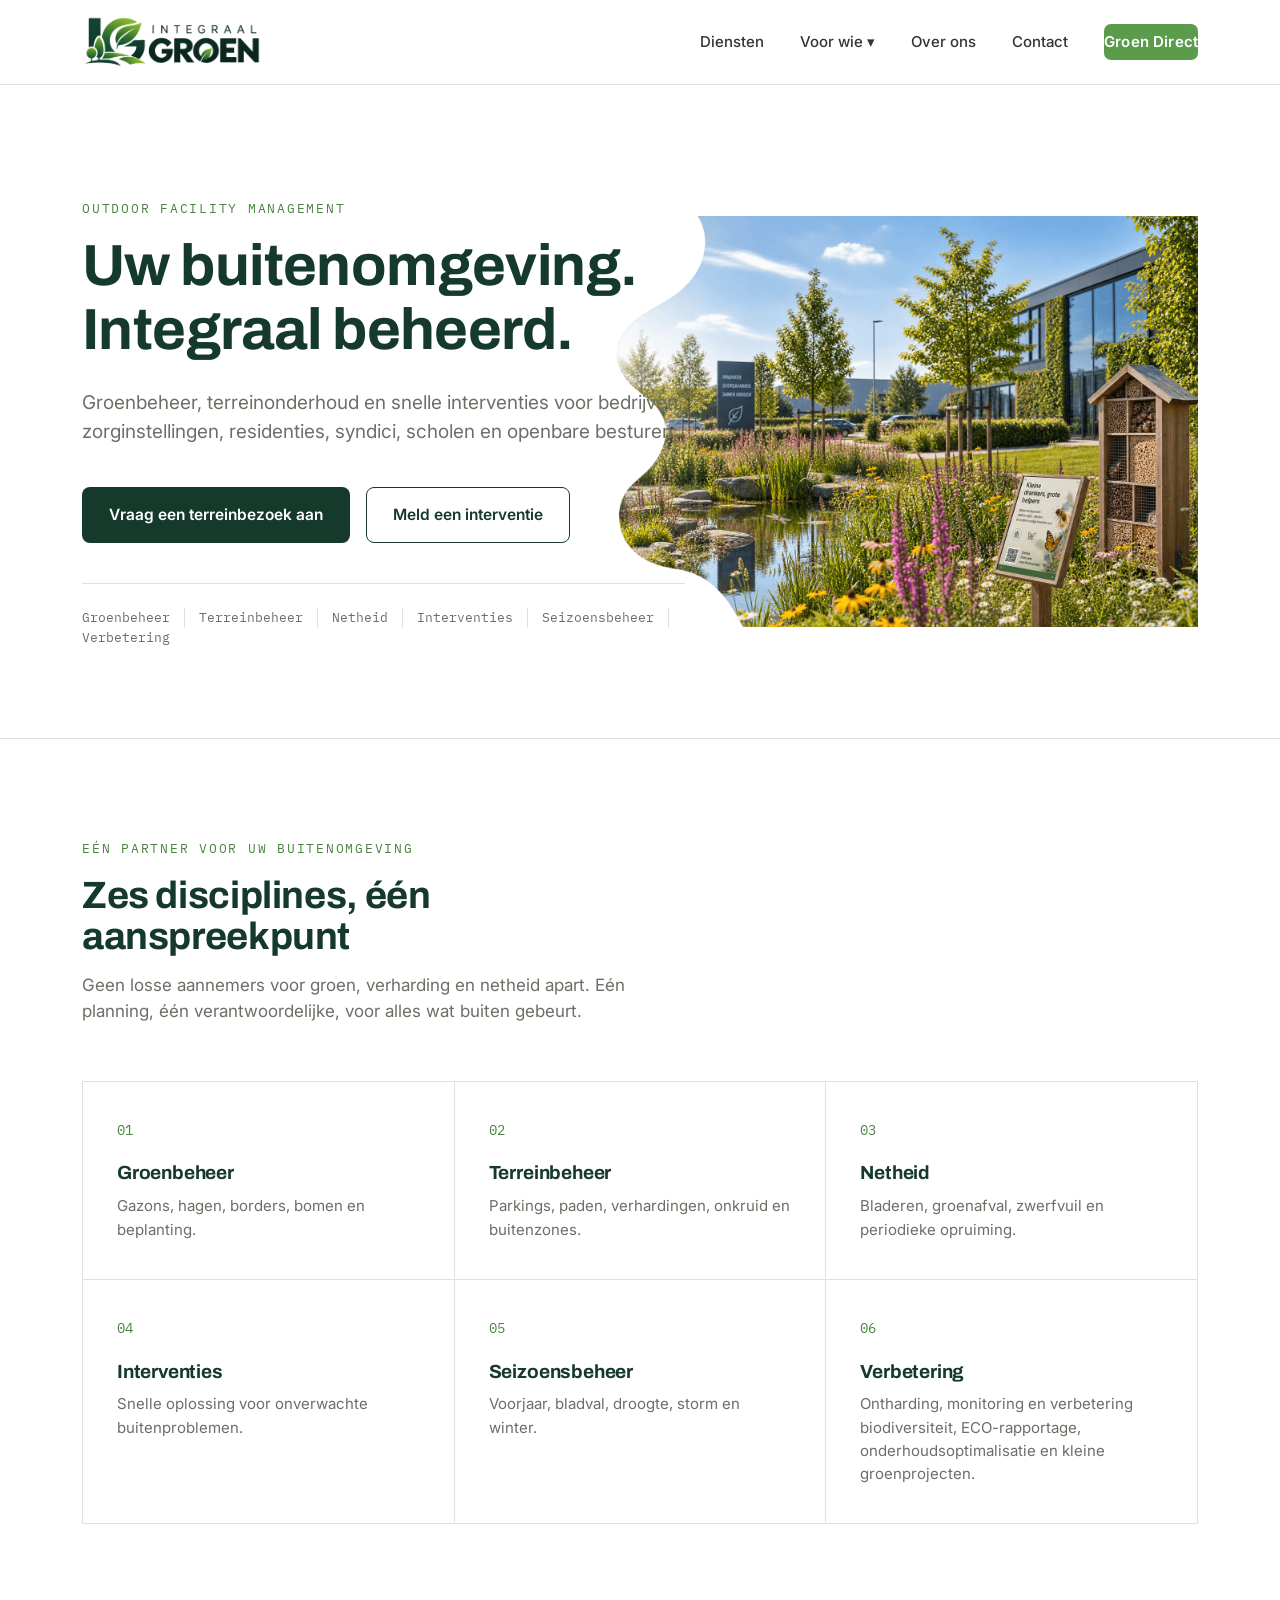
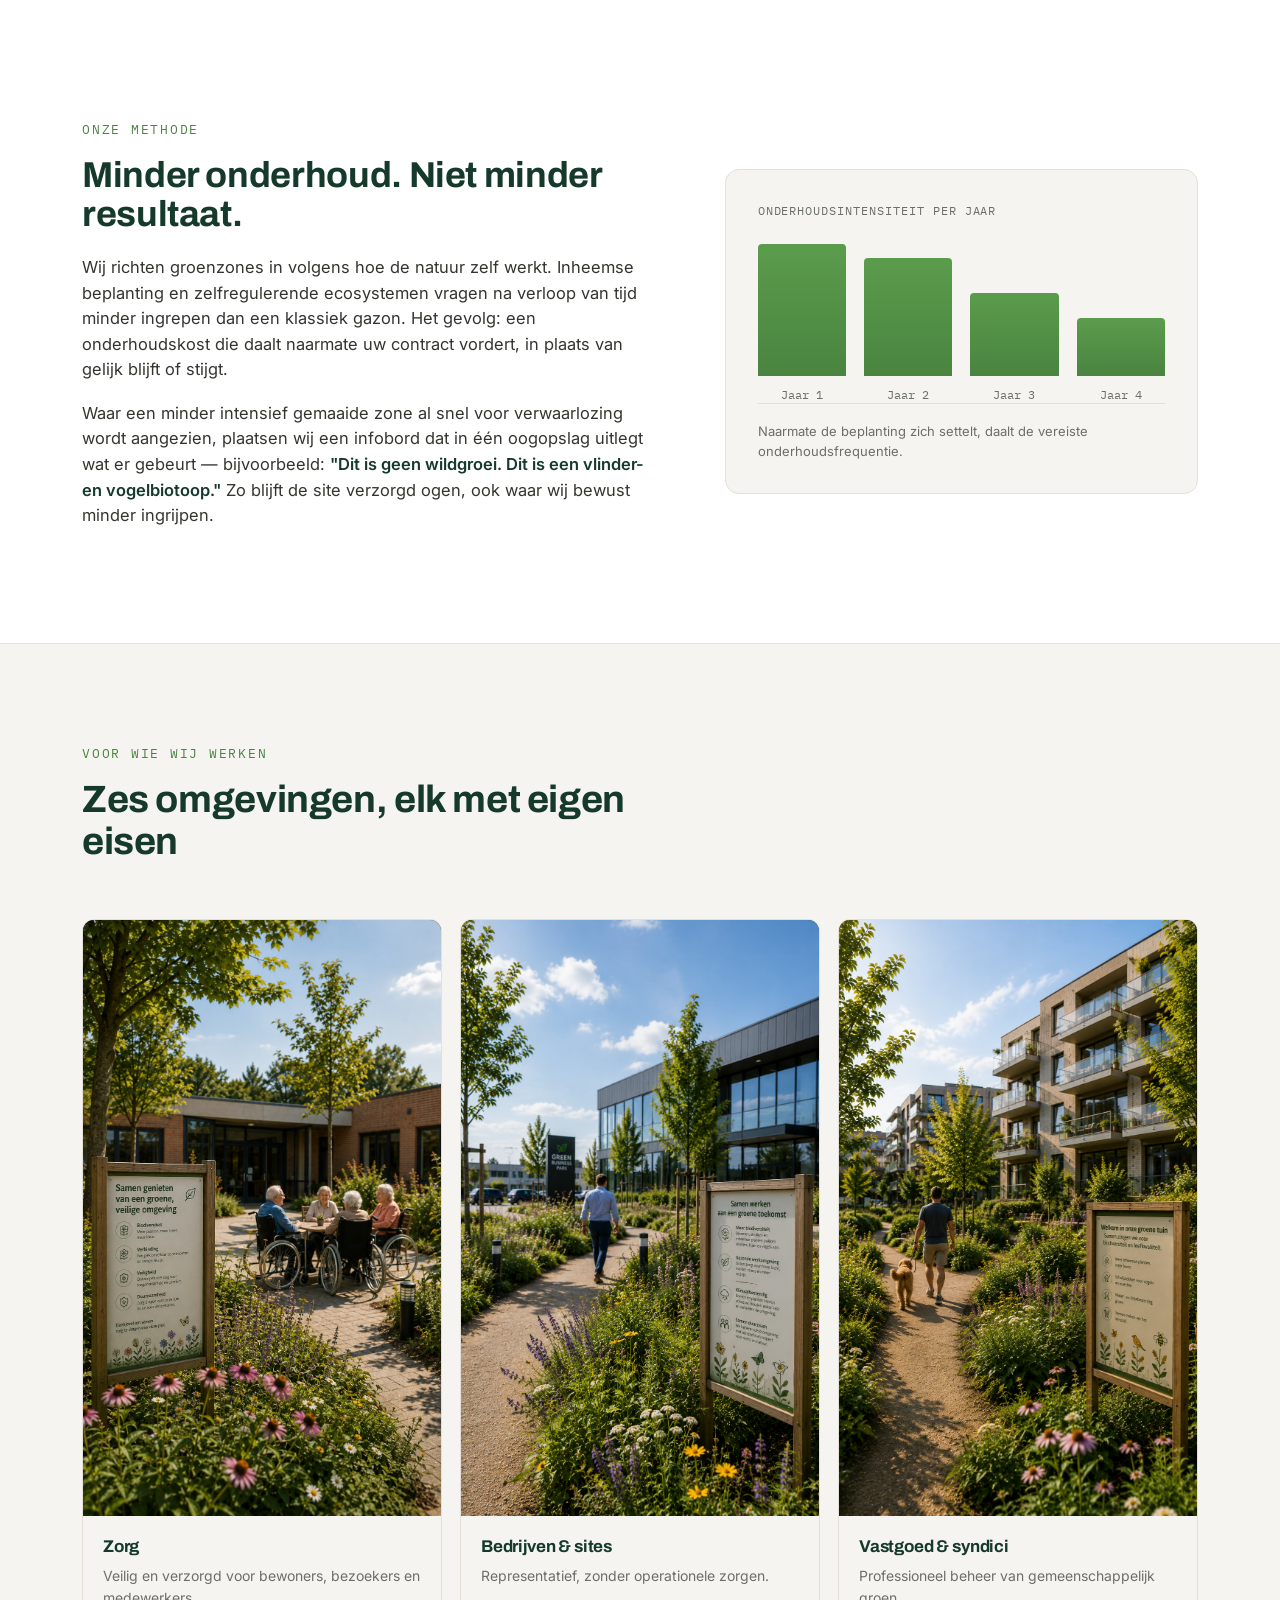
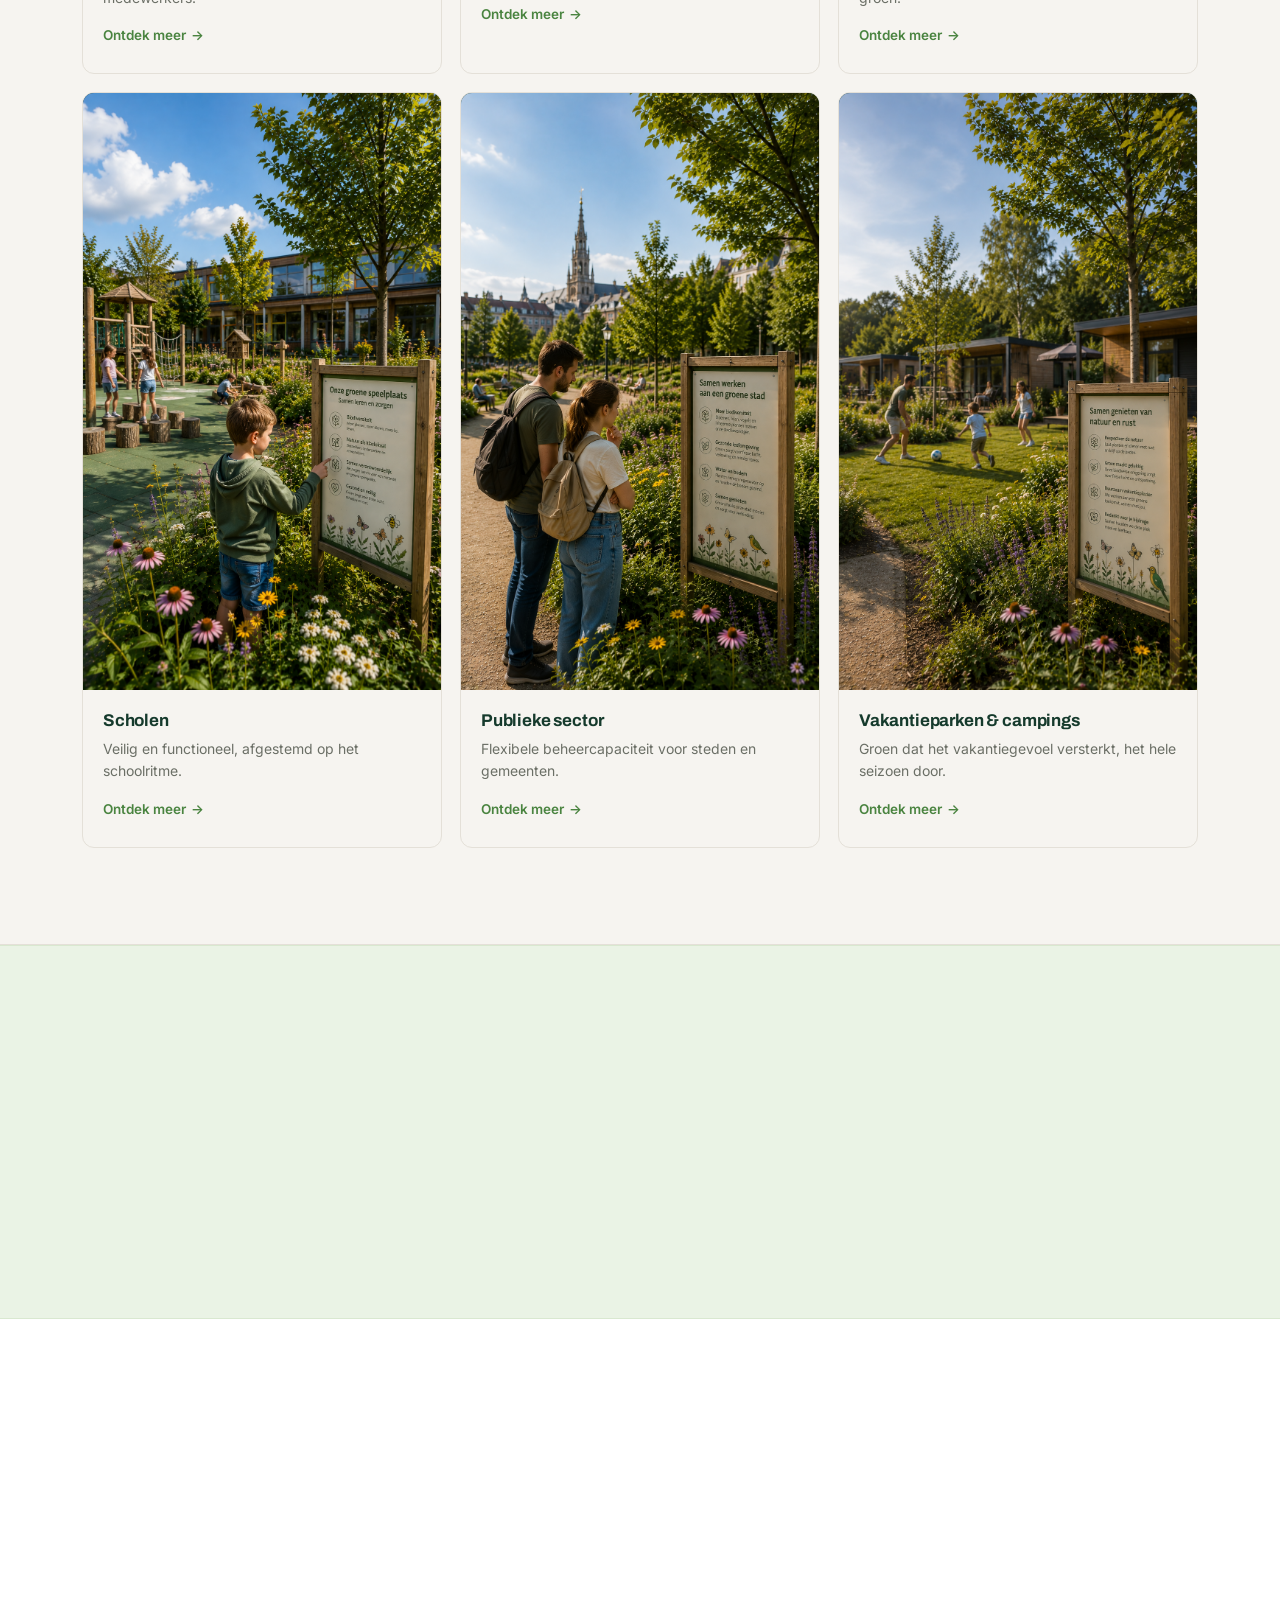
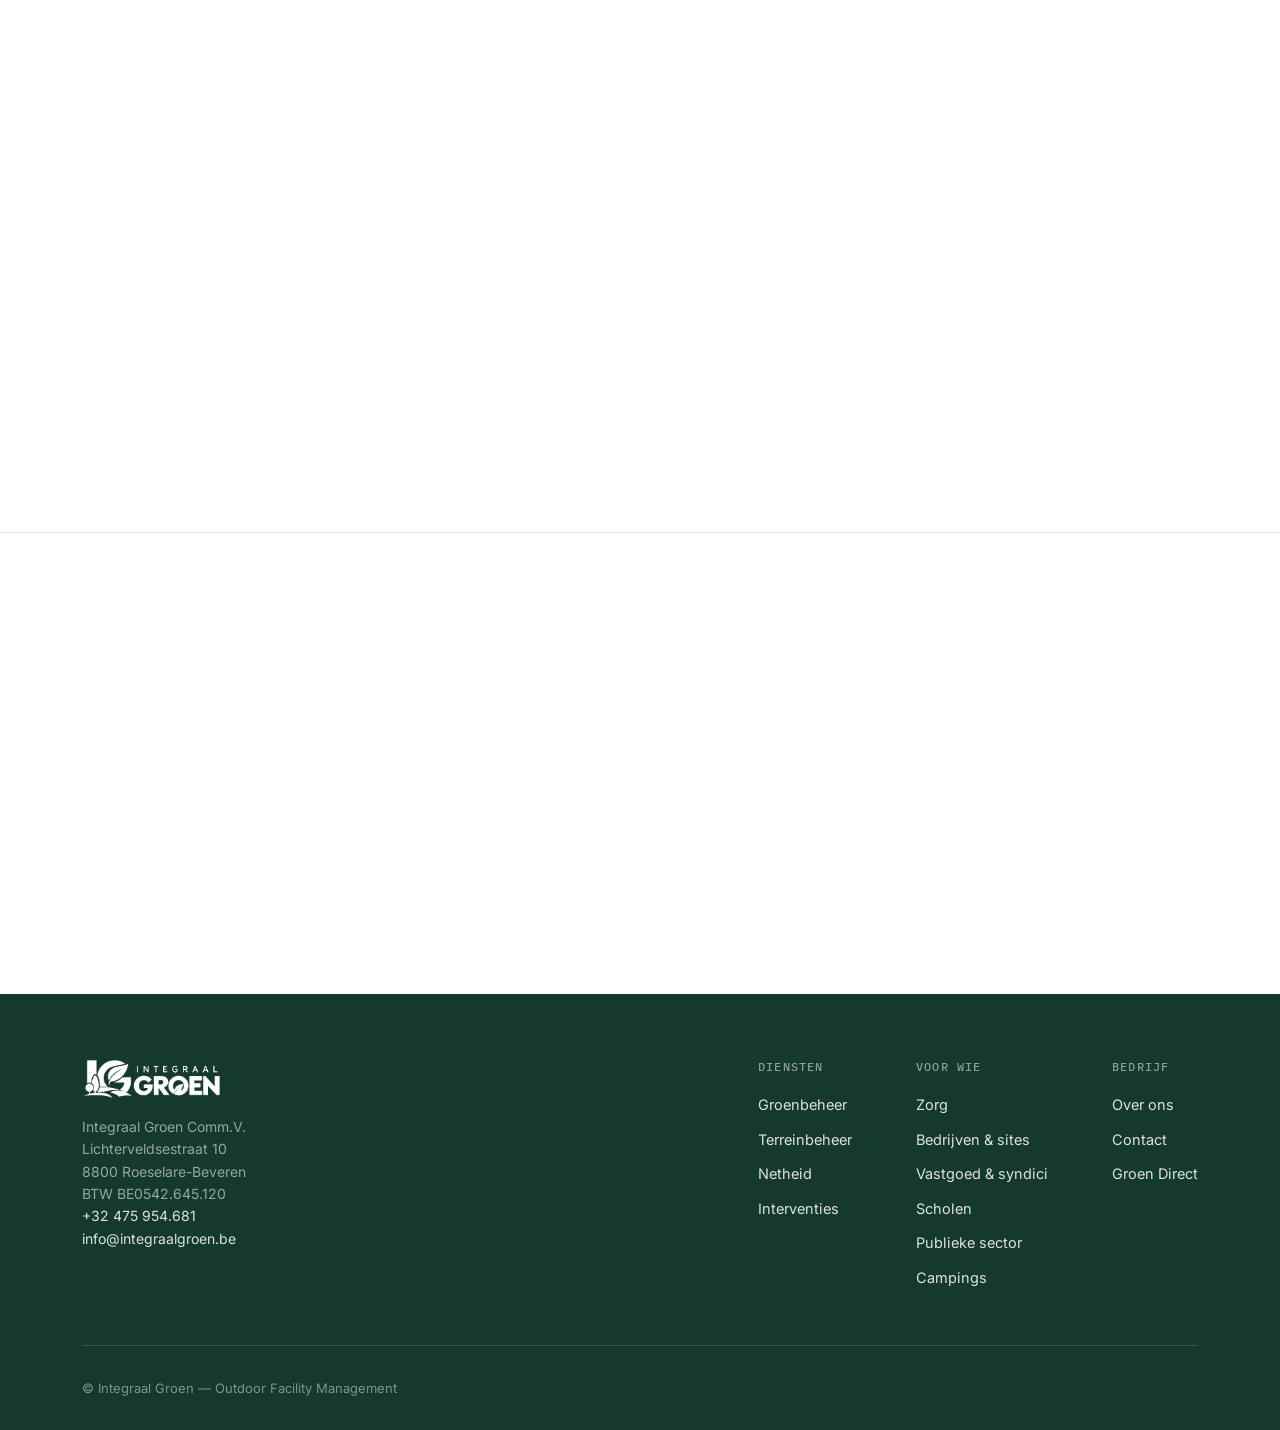
<file: index.html>
<!DOCTYPE html>
<html lang="nl">
<head>
<meta charset="UTF-8">
<meta name="viewport" content="width=device-width, initial-scale=1.0">
<title>Integraal Groen — Outdoor Facility Management</title>
<meta name="description" content="Groenbeheer, terreinonderhoud en snelle interventies voor bedrijven, zorginstellingen, residenties, syndici, scholen en openbare besturen.">
<link rel="preconnect" href="https://fonts.googleapis.com">
<link rel="preconnect" href="https://fonts.gstatic.com" crossorigin>
<link href="https://fonts.googleapis.com/css2?family=Archivo:wght@500;600;700;800&family=Inter:wght@400;500;600&family=IBM+Plex+Mono:wght@400;500&display=swap" rel="stylesheet">
<link rel="stylesheet" href="style.css">
</head>
<body>
<header>
  <nav class="wrap">
    <a href="index.html"><img class="logo-mark" src="assets/logo.png" alt="Integraal Groen — Outdoor Facility Management"></a>
    <button class="nav-toggle" id="navToggle" aria-expanded="false" aria-controls="navLinks" aria-label="Menu openen">
      <span class="bar"></span>
    </button>
    <div class="nav-links" id="navLinks">
      <a href="index.html#diensten">Diensten</a>
      <div class="dropdown" id="voorWieDropdown">
        <a href="javascript:void(0)" id="voorWieToggle">Voor wie ▾</a>
        <div class="dropdown-menu">
          <a href="zorg.html">Zorg</a>
          <a href="bedrijven.html">Bedrijven &amp; sites</a>
          <a href="vastgoed.html">Residentieel vastgoed &amp; syndici</a>
          <a href="scholen.html">Scholen</a>
          <a href="publieke-sector.html">Publieke sector</a>
          <a href="campings.html">Vakantieparken &amp; campings</a>
        </div>
      </div>
      <a href="over-ons.html">Over ons</a>
      <a href="contact.html">Contact</a>
      <a href="groendirect.html" class="btn-nav">Groen Direct</a>
    </div>
  </nav>
</header>
<main>

  <section class="hero">
    <div class="wrap hero-flex">
      <div class="hero-copy">
        <span class="eyebrow reveal">Outdoor Facility Management</span>
        <h1 class="reveal">Uw buitenomgeving.<br>Integraal beheerd.</h1>
        <p class="reveal">Groenbeheer, terreinonderhoud en snelle interventies voor bedrijven, zorginstellingen, residenties, syndici, scholen en openbare besturen.</p>
        <div class="btn-row reveal">
          <a href="#contact" class="btn btn-primary">Vraag een terreinbezoek aan</a>
          <a href="groendirect.html" class="btn btn-secondary">Meld een interventie</a>
        </div>
        <div class="service-tags reveal">
          <span>Groenbeheer</span><span>Terreinbeheer</span><span>Netheid</span><span>Interventies</span><span>Seizoensbeheer</span><span>Verbetering</span>
        </div>
      </div>
      <div class="hero-visual reveal">
        <img src="assets/banner-main.png" alt="Verzorgde, biodiverse buitenomgeving bij een bedrijfsgebouw">
      </div>
    </div>
  </section>

  <section id="diensten">
    <div class="wrap">
      <div class="section-head reveal">
        <span class="eyebrow">Eén partner voor uw buitenomgeving</span>
        <h2>Zes disciplines, één aanspreekpunt</h2>
        <p>Geen losse aannemers voor groen, verharding en netheid apart. Eén planning, één verantwoordelijke, voor alles wat buiten gebeurt.</p>
      </div>
      <div class="services-grid reveal">
        <div class="service-card"><span class="num mono">01</span><h3>Groenbeheer</h3><p>Gazons, hagen, borders, bomen en beplanting.</p></div>
        <div class="service-card"><span class="num mono">02</span><h3>Terreinbeheer</h3><p>Parkings, paden, verhardingen, onkruid en buitenzones.</p></div>
        <div class="service-card"><span class="num mono">03</span><h3>Netheid</h3><p>Bladeren, groenafval, zwerfvuil en periodieke opruiming.</p></div>
        <div class="service-card"><span class="num mono">04</span><h3>Interventies</h3><p>Snelle oplossing voor onverwachte buitenproblemen.</p></div>
        <div class="service-card"><span class="num mono">05</span><h3>Seizoensbeheer</h3><p>Voorjaar, bladval, droogte, storm en winter.</p></div>
        <div class="service-card"><span class="num mono">06</span><h3>Verbetering</h3><p>Ontharding, monitoring en verbetering biodiversiteit, ECO-rapportage, onderhoudsoptimalisatie en kleine groenprojecten.</p></div>
      </div>
    </div>
  </section>

  <section id="methode">
    <div class="wrap">
      <div class="method-layout reveal">
        <div>
          <span class="eyebrow">Onze methode</span>
          <h2>Minder onderhoud. Niet minder resultaat.</h2>
          <p>Wij richten groenzones in volgens hoe de natuur zelf werkt. Inheemse beplanting en zelfregulerende ecosystemen vragen na verloop van tijd minder ingrepen dan een klassiek gazon. Het gevolg: een onderhoudskost die daalt naarmate uw contract vordert, in plaats van gelijk blijft of stijgt.</p>
          <p>Waar een minder intensief gemaaide zone al snel voor verwaarlozing wordt aangezien, plaatsen wij een infobord dat in één oogopslag uitlegt wat er gebeurt — bijvoorbeeld: <em>"Dit is geen wildgroei. Dit is een vlinder- en vogelbiotoop."</em> Zo blijft de site verzorgd ogen, ook waar wij bewust minder ingrijpen.</p>
        </div>
        <div class="method-chart">
          <span class="method-chart-label mono">Onderhoudsintensiteit per jaar</span>
          <div class="bars">
            <div class="bar-col"><div class="bar" style="height:100%;"></div><span class="mono">Jaar 1</span></div>
            <div class="bar-col"><div class="bar" style="height:74%;"></div><span class="mono">Jaar 2</span></div>
            <div class="bar-col"><div class="bar" style="height:52%;"></div><span class="mono">Jaar 3</span></div>
            <div class="bar-col"><div class="bar" style="height:36%;"></div><span class="mono">Jaar 4</span></div>
          </div>
          <span class="method-chart-note">Naarmate de beplanting zich settelt, daalt de vereiste onderhoudsfrequentie.</span>
        </div>
      </div>
    </div>
  </section>

  <section id="voor-wie" style="background:var(--grey-warm); border-top:1px solid var(--line); border-bottom:1px solid var(--line);">
    <div class="wrap">
      <div class="section-head reveal">
        <span class="eyebrow">Voor wie wij werken</span>
        <h2>Zes omgevingen, elk met eigen eisen</h2>
      </div>
      <div class="audience-grid reveal">
        <a href="zorg.html" class="audience-card">
          <div class="photo-placeholder has-photo"><img class="fill-img" src="assets/IG_woonzorg_K.png" alt="Zorgomgeving"></div>
          <div class="audience-body"><h3>Zorg</h3><p>Veilig en verzorgd voor bewoners, bezoekers en medewerkers.</p><span class="link">Ontdek meer <span class="arrow">→</span></span></div>
        </a>
        <a href="bedrijven.html" class="audience-card">
          <div class="photo-placeholder has-photo"><img class="fill-img" src="assets/IG_bedrijventerrein_K.png" alt="Bedrijfsterrein"></div>
          <div class="audience-body"><h3>Bedrijven &amp; sites</h3><p>Representatief, zonder operationele zorgen.</p><span class="link">Ontdek meer <span class="arrow">→</span></span></div>
        </a>
        <a href="vastgoed.html" class="audience-card">
          <div class="photo-placeholder has-photo"><img class="fill-img" src="assets/IG_residenties_K.png" alt="Residentie"></div>
          <div class="audience-body"><h3>Vastgoed &amp; syndici</h3><p>Professioneel beheer van gemeenschappelijk groen.</p><span class="link">Ontdek meer <span class="arrow">→</span></span></div>
        </a>
        <a href="scholen.html" class="audience-card">
          <div class="photo-placeholder has-photo"><img class="fill-img" src="assets/IG_scholen_K.png" alt="Schoolomgeving"></div>
          <div class="audience-body"><h3>Scholen</h3><p>Veilig en functioneel, afgestemd op het schoolritme.</p><span class="link">Ontdek meer <span class="arrow">→</span></span></div>
        </a>
        <a href="publieke-sector.html" class="audience-card">
          <div class="photo-placeholder has-photo"><img class="fill-img" src="assets/IG_steden_K.png" alt="Publieke ruimte"></div>
          <div class="audience-body"><h3>Publieke sector</h3><p>Flexibele beheercapaciteit voor steden en gemeenten.</p><span class="link">Ontdek meer <span class="arrow">→</span></span></div>
        </a>
        <a href="campings.html" class="audience-card">
          <div class="photo-placeholder has-photo"><img class="fill-img" src="assets/IG_vakantiepark_K.png" alt="Vakantiepark"></div>
          <div class="audience-body"><h3>Vakantieparken &amp; campings</h3><p>Groen dat het vakantiegevoel versterkt, het hele seizoen door.</p><span class="link">Ontdek meer <span class="arrow">→</span></span></div>
        </a>
      </div>
    </div>
  </section>

  <section class="gd-band" id="groendirect-band">
    <div class="wrap gd-inner">
      <div class="gd-text reveal">
        <span class="gd-label">Groen Direct — interventies op aanvraag</span>
        <h2>Iets buiten dat nú opgelost moet worden?</h2>
        <p>Omgevallen tak. Wildgroei. Groenafval. Vuile parking. Verstopte afvoer. Stormschade.</p>
        <p class="gd-sub">Vaste prijs. Snelle planning. Geen offertetraject.</p>
      </div>
      <a href="groendirect.html" class="gd-btn reveal">Meld een buitenprobleem →</a>
    </div>
  </section>

  <section id="technologie">
    <div class="wrap">
      <div class="section-head reveal">
        <span class="eyebrow">Slimmer beheer. Minder verspilling.</span>
        <h2>Elke site digitaal opvolgbaar</h2>
        <p>Integraal Groen werkt niet op goed geheugen. Elke zone en elke taak is geregistreerd en herleidbaar.</p>
      </div>
      <div class="tech-layout">
        <div class="tech-list reveal">
          <div class="tech-item"><span class="tnum mono">01</span><div><h4>Digitale terreinfiche</h4><p>Alle zones en onderhoudstaken overzichtelijk geregistreerd.</p></div></div>
          <div class="tech-item"><span class="tnum mono">02</span><div><h4>Foto-rapportage</h4><p>Uitgevoerde interventies digitaal gedocumenteerd.</p></div></div>
          <div class="tech-item"><span class="tnum mono">03</span><div><h4>Slimme planning</h4><p>Werkzaamheden gepland volgens seizoen, locatie en noodzaak.</p></div></div>
          <div class="tech-item"><span class="tnum mono">04</span><div><h4>Datagedreven beheer</h4><p>Van reactief onderhoud naar voorspelbaar terreinbeheer.</p></div></div>
        </div>
        <div class="fiche reveal">
          <div class="fiche-top"><span class="label">Digitale terreinfiche</span><span class="id">#ZK-0148</span></div>
          <div class="fiche-row"><span class="zk">Site</span><span>WZC Meidoornhof</span></div>
          <div class="fiche-row"><span class="zk">Zone</span><span>Binnentuin — sector B</span></div>
          <div class="fiche-row"><span class="zk">Laatste beurt</span><span>02.06.2026</span></div>
          <div class="fiche-row"><span class="zk">Volgende taak</span><span class="status-dot">Gepland</span></div>
          <div class="fiche-row"><span class="zk">Interventie #GD-0912</span><span class="status-dot pending">In behandeling</span></div>
          <div class="fiche-footer"><span>Integraal Groen — beheersysteem</span><span>Live</span></div>
        </div>
      </div>
    </div>
  </section>

  <section class="closing" id="contact" style="border-top:1px solid var(--line);">
    <div class="wrap">
      <h2 class="reveal">Laat ons uw buitenomgeving bekijken</h2>
      <p class="reveal">Een terreinbezoek is vrijblijvend en geeft u een concreet beeld van wat mogelijk is — qua beheer, kostenefficiëntie en uitstraling.</p>
      <a href="contact.html" class="btn btn-primary reveal">Vraag een terreinbezoek aan</a>
    </div>
  </section>

</main>
<footer>
  <div class="wrap">
    <div class="footer-top">
      <div class="footer-brand">
        <img class="footer-logo" src="assets/logo-white.png" alt="Integraal Groen">
        <p>
          Integraal Groen Comm.V.<br>
          Lichterveldsestraat 10<br>
          8800 Roeselare-Beveren<br>
          BTW BE0542.645.120<br>
          <a href="tel:+32475954681" style="color:rgba(255,255,255,0.85);">+32 475 954.681</a><br>
          <a href="mailto:info@integraalgroen.be" style="color:rgba(255,255,255,0.85);">info@integraalgroen.be</a>
        </p>
      </div>
      <div class="footer-cols">
        <div class="footer-col">
          <h5>Diensten</h5>
          <a href="index.html#diensten">Groenbeheer</a>
          <a href="index.html#diensten">Terreinbeheer</a>
          <a href="index.html#diensten">Netheid</a>
          <a href="groendirect.html">Interventies</a>
        </div>
        <div class="footer-col">
          <h5>Voor wie</h5>
          <a href="zorg.html">Zorg</a>
          <a href="bedrijven.html">Bedrijven &amp; sites</a>
          <a href="vastgoed.html">Vastgoed &amp; syndici</a>
          <a href="scholen.html">Scholen</a>
          <a href="publieke-sector.html">Publieke sector</a>
          <a href="campings.html">Campings</a>
        </div>
        <div class="footer-col">
          <h5>Bedrijf</h5>
          <a href="over-ons.html">Over ons</a>
          <a href="contact.html">Contact</a>
          <a href="groendirect.html">Groen Direct</a>
        </div>
      </div>
    </div>
    <div class="footer-bottom">
      <span>© Integraal Groen — Outdoor Facility Management</span>
    </div>
  </div>
</footer>

<script>
  // Scroll reveal
  if('IntersectionObserver' in window){
    const obs = new IntersectionObserver((entries)=>{
      entries.forEach(e=>{
        if(e.isIntersecting){ e.target.classList.add('in'); obs.unobserve(e.target); }
      });
    }, {threshold:0.12});
    document.querySelectorAll('.reveal').forEach(el=>obs.observe(el));
  } else {
    document.querySelectorAll('.reveal').forEach(el=>el.classList.add('in'));
  }

  // Mobile nav toggle
  const navToggle = document.getElementById('navToggle');
  const navLinks = document.getElementById('navLinks');
  if(navToggle){
    navToggle.addEventListener('click', ()=>{
      const open = navLinks.classList.toggle('open');
      navToggle.setAttribute('aria-expanded', open ? 'true' : 'false');
    });
  }
  // Mobile "Voor wie" submenu toggle (tap to expand instead of hover on touch)
  const vwToggle = document.getElementById('voorWieToggle');
  const vwDropdown = document.getElementById('voorWieDropdown');
  if(vwToggle){
    vwToggle.addEventListener('click', (e)=>{
      if(window.innerWidth <= 980){
        e.preventDefault();
        vwDropdown.classList.toggle('open');
      }
    });
  }
  // Close mobile menu when a real link is clicked
  document.querySelectorAll('.nav-links a:not(#voorWieToggle)').forEach(a=>{
    a.addEventListener('click', ()=>{
      navLinks.classList.remove('open');
      if(navToggle) navToggle.setAttribute('aria-expanded','false');
    });
  });
</script>
</body>
</html>
</file>
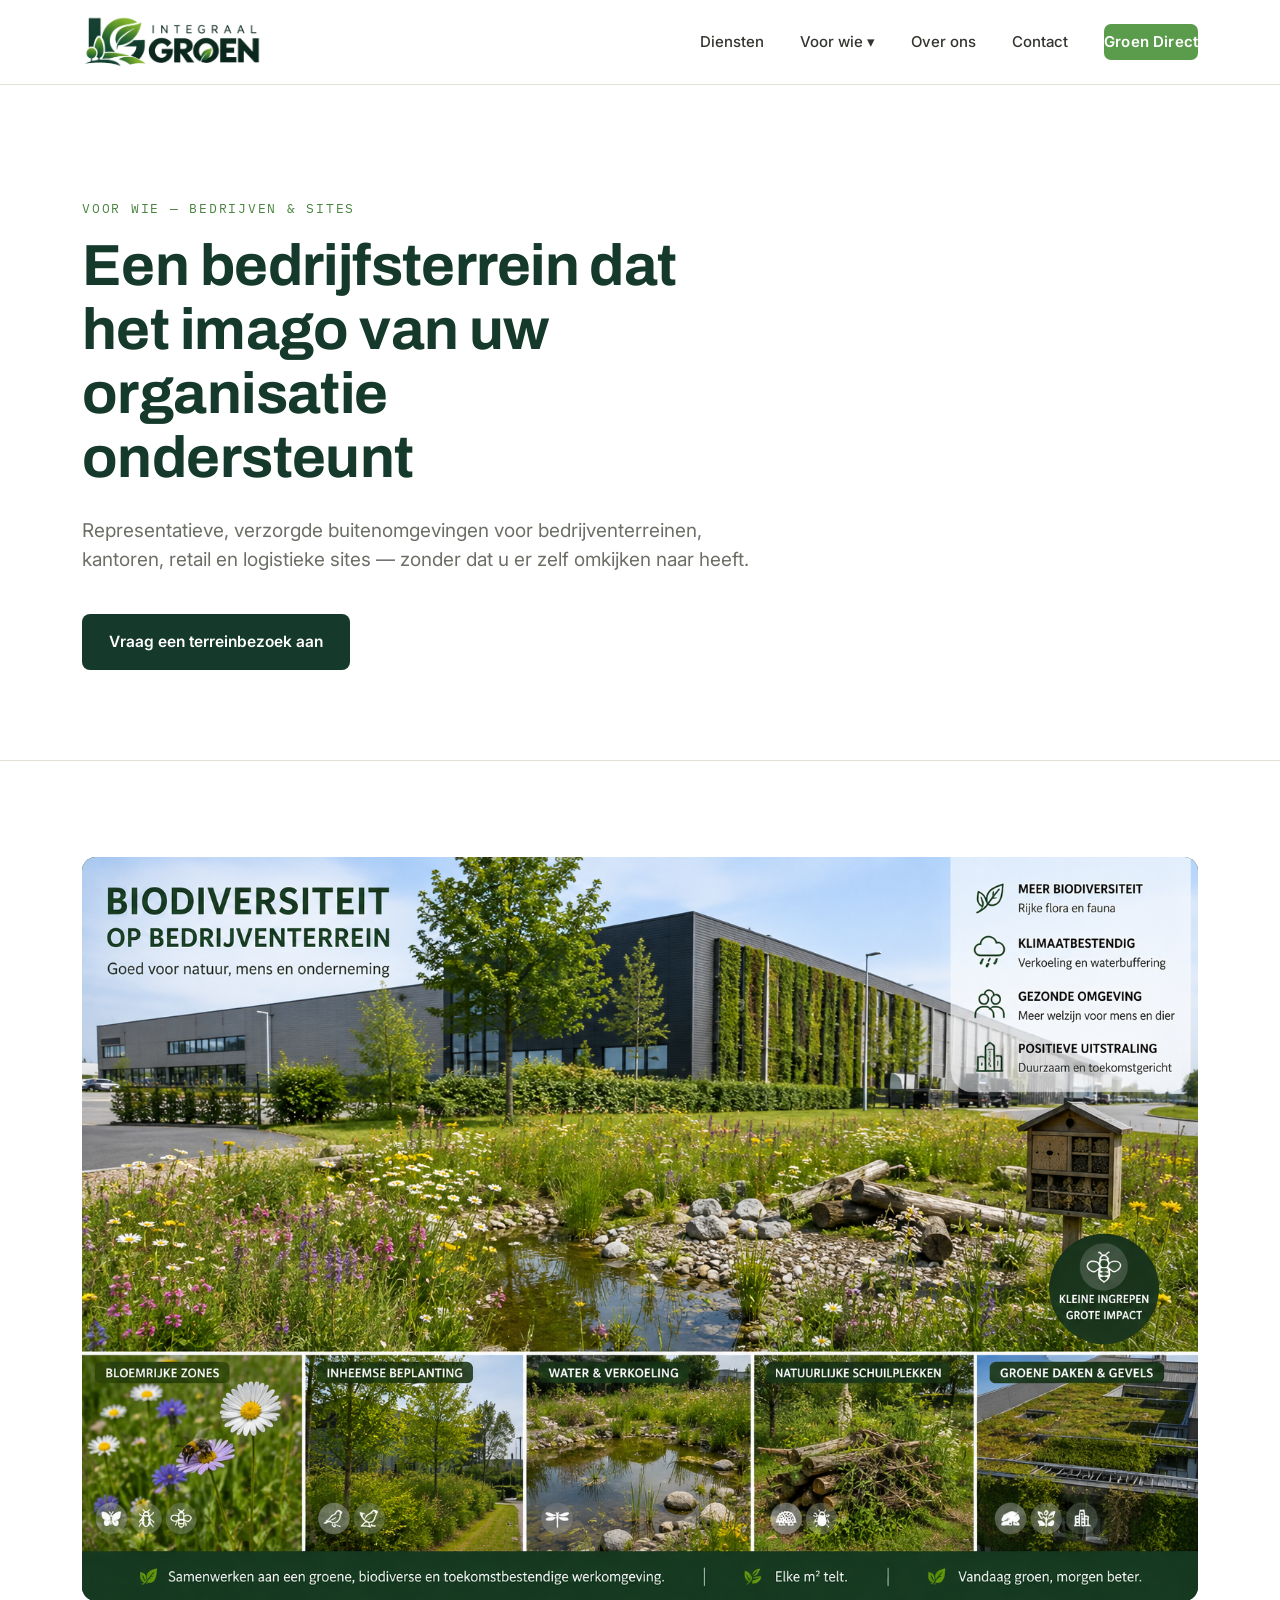
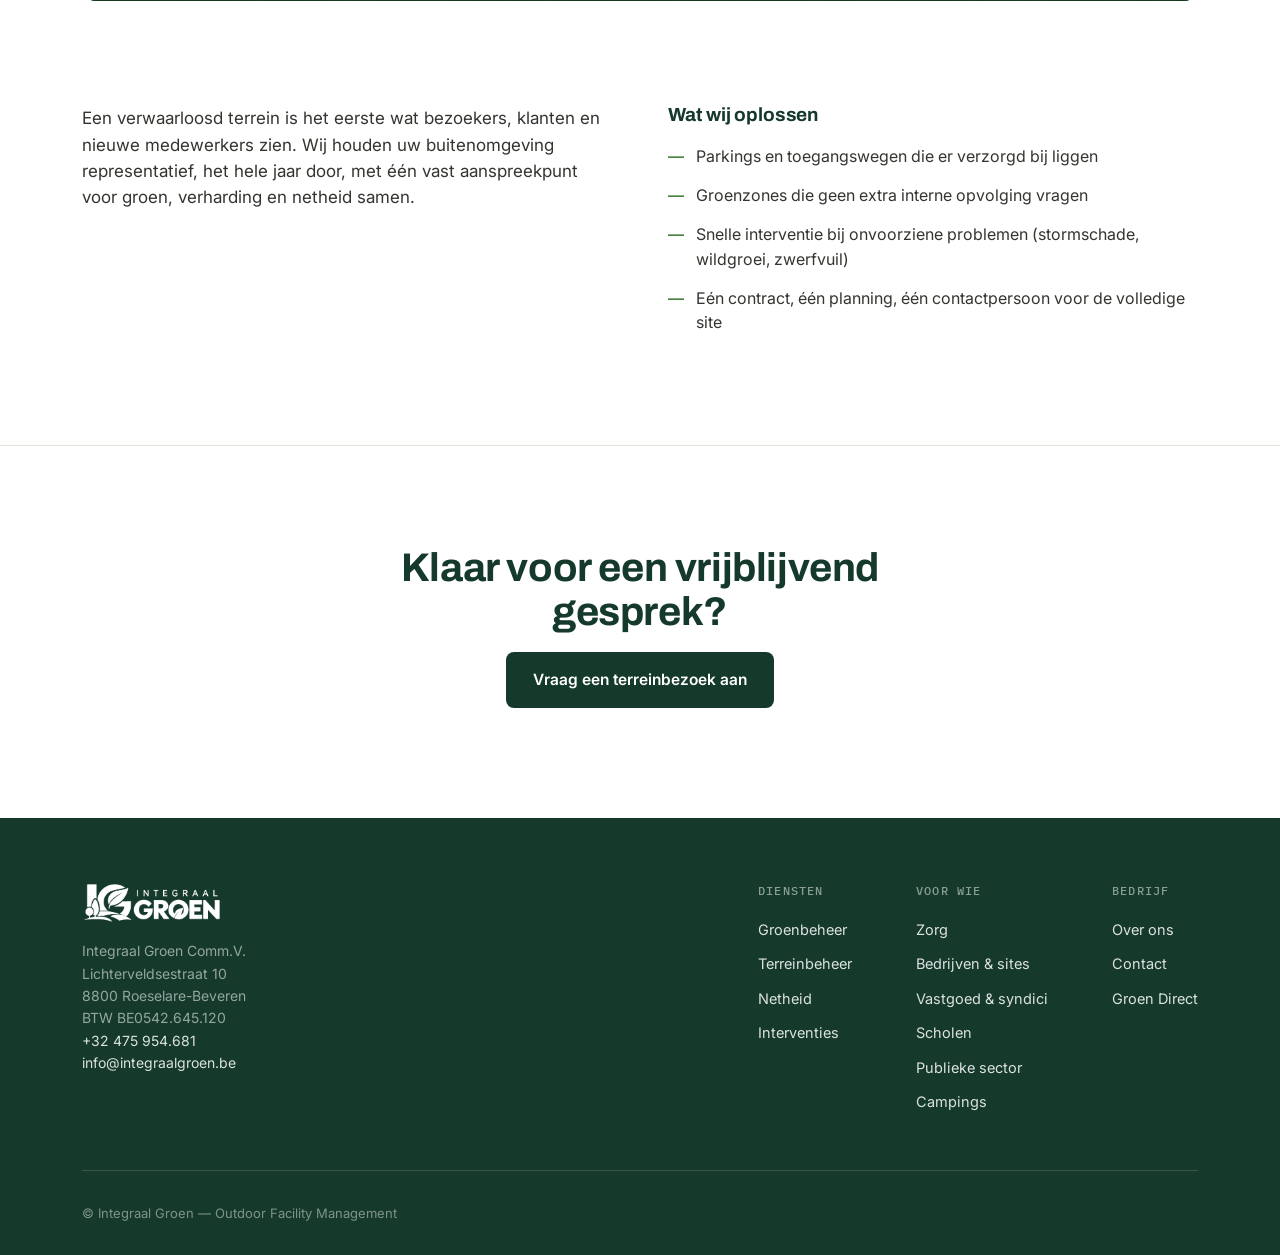
<file: bedrijven.html>
<!DOCTYPE html>
<html lang="nl">
<head>
<meta charset="UTF-8">
<meta name="viewport" content="width=device-width, initial-scale=1.0">
<title>Bedrijven & sites — Integraal Groen</title>
<meta name="description" content="Representatieve buitenomgevingen voor bedrijventerreinen, kantoren, retail en logistieke sites.">
<link rel="preconnect" href="https://fonts.googleapis.com">
<link rel="preconnect" href="https://fonts.gstatic.com" crossorigin>
<link href="https://fonts.googleapis.com/css2?family=Archivo:wght@500;600;700;800&family=Inter:wght@400;500;600&family=IBM+Plex+Mono:wght@400;500&display=swap" rel="stylesheet">
<link rel="stylesheet" href="style.css">
</head>
<body>
<header>
  <nav class="wrap">
    <a href="index.html"><img class="logo-mark" src="assets/logo.png" alt="Integraal Groen — Outdoor Facility Management"></a>
    <button class="nav-toggle" id="navToggle" aria-expanded="false" aria-controls="navLinks" aria-label="Menu openen">
      <span class="bar"></span>
    </button>
    <div class="nav-links" id="navLinks">
      <a href="index.html#diensten">Diensten</a>
      <div class="dropdown" id="voorWieDropdown">
        <a href="javascript:void(0)" id="voorWieToggle" aria-current="page">Voor wie ▾</a>
        <div class="dropdown-menu">
          <a href="zorg.html">Zorg</a>
          <a href="bedrijven.html">Bedrijven &amp; sites</a>
          <a href="vastgoed.html">Residentieel vastgoed &amp; syndici</a>
          <a href="scholen.html">Scholen</a>
          <a href="publieke-sector.html">Publieke sector</a>
          <a href="campings.html">Vakantieparken &amp; campings</a>
        </div>
      </div>
      <a href="over-ons.html">Over ons</a>
      <a href="contact.html">Contact</a>
      <a href="groendirect.html" class="btn-nav">Groen Direct</a>
    </div>
  </nav>
</header>
<main>

  <section class="hero">
    <div class="wrap">
      <span class="eyebrow reveal">Voor wie — Bedrijven & sites</span>
      <h1 class="reveal">Een bedrijfsterrein dat het imago van uw organisatie ondersteunt</h1>
      <p class="reveal">Representatieve, verzorgde buitenomgevingen voor bedrijventerreinen, kantoren, retail en logistieke sites — zonder dat u er zelf omkijken naar heeft.</p>
      <div class="btn-row reveal">
        <a href="contact.html" class="btn btn-primary">Vraag een terreinbezoek aan</a>
      </div>
    </div>
  </section>

  <section>
    <div class="wrap">
      <div class="photo-banner has-photo reveal"><img class="fill-img" src="assets/IG_bedrijventerrein.png" alt="Bedrijven & sites"></div>
    </div>
  </section>

  <section style="padding-top:0;">
    <div class="wrap two-col reveal">
      <div class="content-block">
        <p>Een verwaarloosd terrein is het eerste wat bezoekers, klanten en nieuwe medewerkers zien. Wij houden uw buitenomgeving representatief, het hele jaar door, met één vast aanspreekpunt voor groen, verharding en netheid samen.</p>
      </div>
      <div>
        <h3 style="font-size:19px; margin-bottom:18px;">Wat wij oplossen</h3>
        <ul class="checklist">
        <li>Parkings en toegangswegen die er verzorgd bij liggen</li>
        <li>Groenzones die geen extra interne opvolging vragen</li>
        <li>Snelle interventie bij onvoorziene problemen (stormschade, wildgroei, zwerfvuil)</li>
        <li>Eén contract, één planning, één contactpersoon voor de volledige site</li>
        </ul>
      </div>
    </div>
  </section>

  <section class="closing" style="border-top:1px solid var(--line);">
    <div class="wrap">
      <h2 class="reveal">Klaar voor een vrijblijvend gesprek?</h2>
      <a href="contact.html" class="btn btn-primary reveal">Vraag een terreinbezoek aan</a>
    </div>
  </section>

</main>
<footer>
  <div class="wrap">
    <div class="footer-top">
      <div class="footer-brand">
        <img class="footer-logo" src="assets/logo-white.png" alt="Integraal Groen">
        <p>
          Integraal Groen Comm.V.<br>
          Lichterveldsestraat 10<br>
          8800 Roeselare-Beveren<br>
          BTW BE0542.645.120<br>
          <a href="tel:+32475954681" style="color:rgba(255,255,255,0.85);">+32 475 954.681</a><br>
          <a href="mailto:info@integraalgroen.be" style="color:rgba(255,255,255,0.85);">info@integraalgroen.be</a>
        </p>
      </div>
      <div class="footer-cols">
        <div class="footer-col">
          <h5>Diensten</h5>
          <a href="index.html#diensten">Groenbeheer</a>
          <a href="index.html#diensten">Terreinbeheer</a>
          <a href="index.html#diensten">Netheid</a>
          <a href="groendirect.html">Interventies</a>
        </div>
        <div class="footer-col">
          <h5>Voor wie</h5>
          <a href="zorg.html">Zorg</a>
          <a href="bedrijven.html">Bedrijven &amp; sites</a>
          <a href="vastgoed.html">Vastgoed &amp; syndici</a>
          <a href="scholen.html">Scholen</a>
          <a href="publieke-sector.html">Publieke sector</a>
          <a href="campings.html">Campings</a>
        </div>
        <div class="footer-col">
          <h5>Bedrijf</h5>
          <a href="over-ons.html">Over ons</a>
          <a href="contact.html">Contact</a>
          <a href="groendirect.html">Groen Direct</a>
        </div>
      </div>
    </div>
    <div class="footer-bottom">
      <span>© Integraal Groen — Outdoor Facility Management</span>
    </div>
  </div>
</footer>

<script>
  // Scroll reveal
  if('IntersectionObserver' in window){
    const obs = new IntersectionObserver((entries)=>{
      entries.forEach(e=>{
        if(e.isIntersecting){ e.target.classList.add('in'); obs.unobserve(e.target); }
      });
    }, {threshold:0.12});
    document.querySelectorAll('.reveal').forEach(el=>obs.observe(el));
  } else {
    document.querySelectorAll('.reveal').forEach(el=>el.classList.add('in'));
  }

  // Mobile nav toggle
  const navToggle = document.getElementById('navToggle');
  const navLinks = document.getElementById('navLinks');
  if(navToggle){
    navToggle.addEventListener('click', ()=>{
      const open = navLinks.classList.toggle('open');
      navToggle.setAttribute('aria-expanded', open ? 'true' : 'false');
    });
  }
  // Mobile "Voor wie" submenu toggle (tap to expand instead of hover on touch)
  const vwToggle = document.getElementById('voorWieToggle');
  const vwDropdown = document.getElementById('voorWieDropdown');
  if(vwToggle){
    vwToggle.addEventListener('click', (e)=>{
      if(window.innerWidth <= 980){
        e.preventDefault();
        vwDropdown.classList.toggle('open');
      }
    });
  }
  // Close mobile menu when a real link is clicked
  document.querySelectorAll('.nav-links a:not(#voorWieToggle)').forEach(a=>{
    a.addEventListener('click', ()=>{
      navLinks.classList.remove('open');
      if(navToggle) navToggle.setAttribute('aria-expanded','false');
    });
  });
</script>
</body>
</html>
</file>
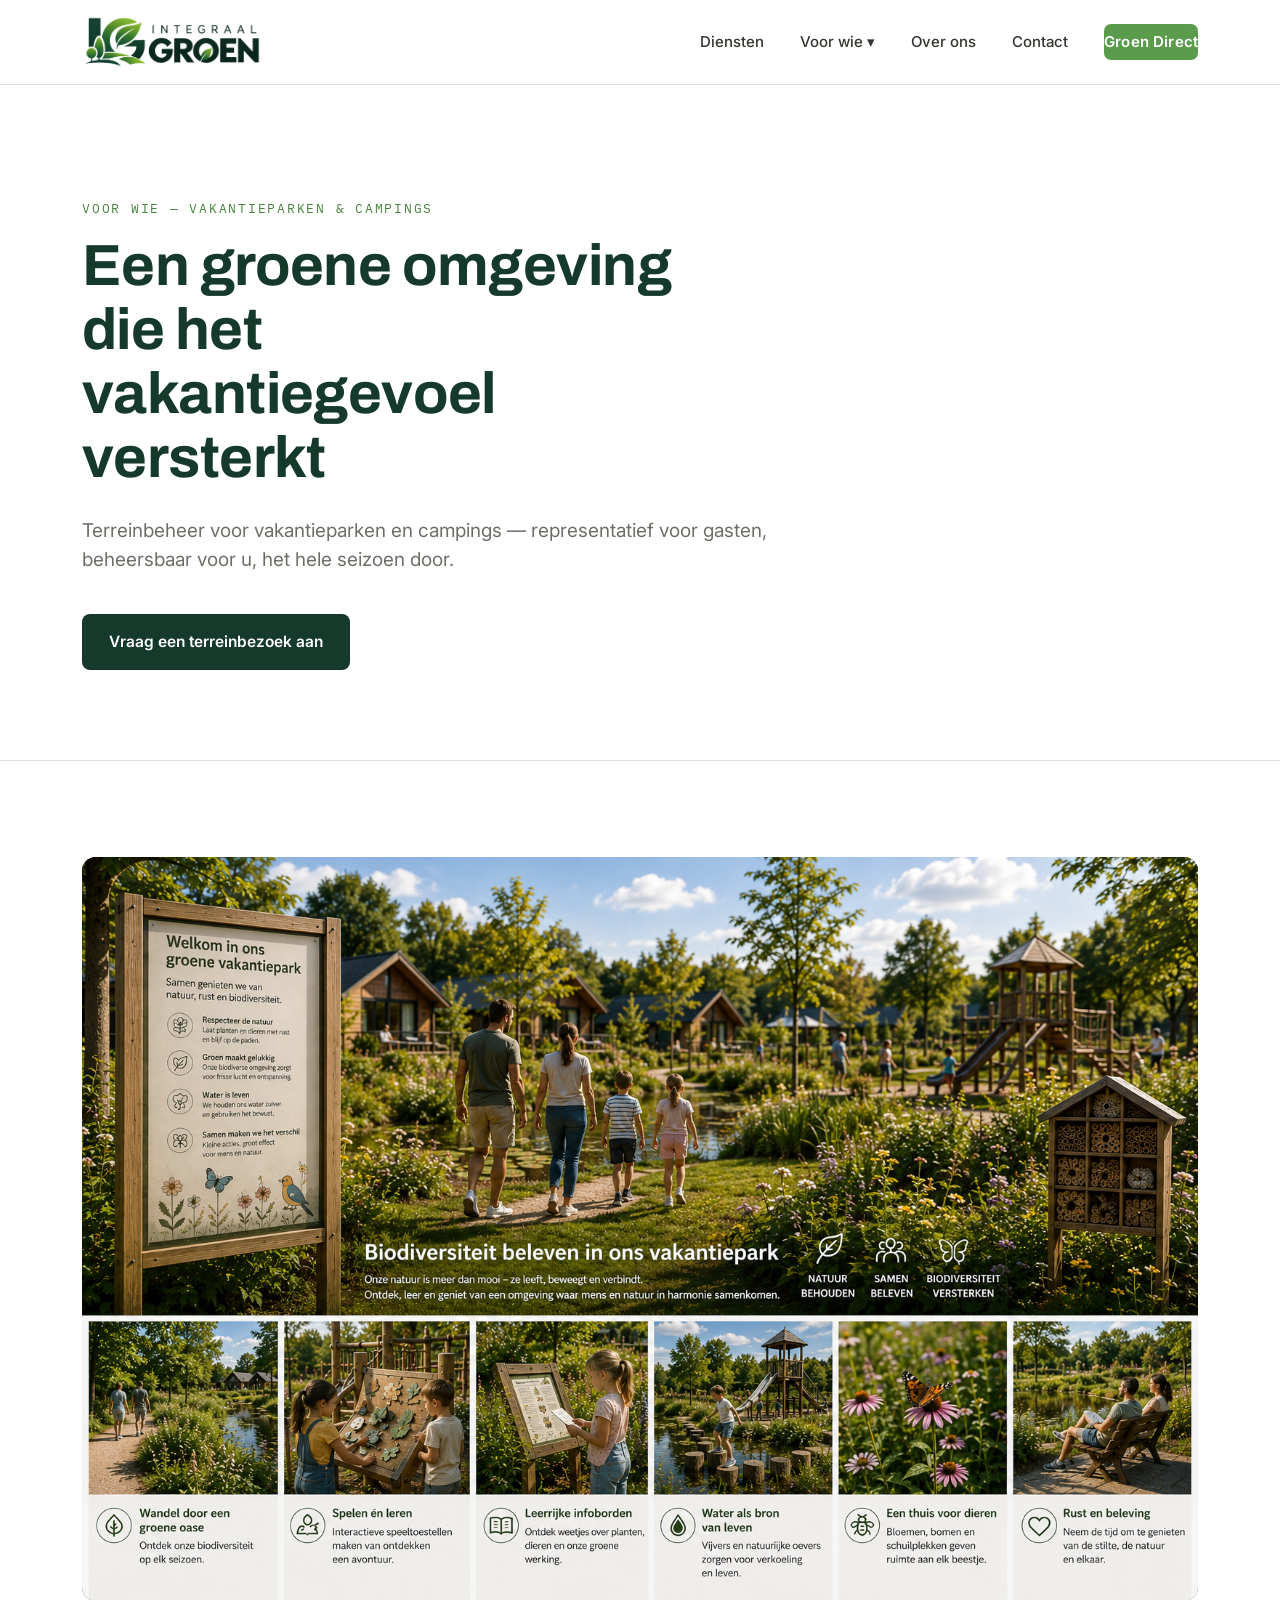
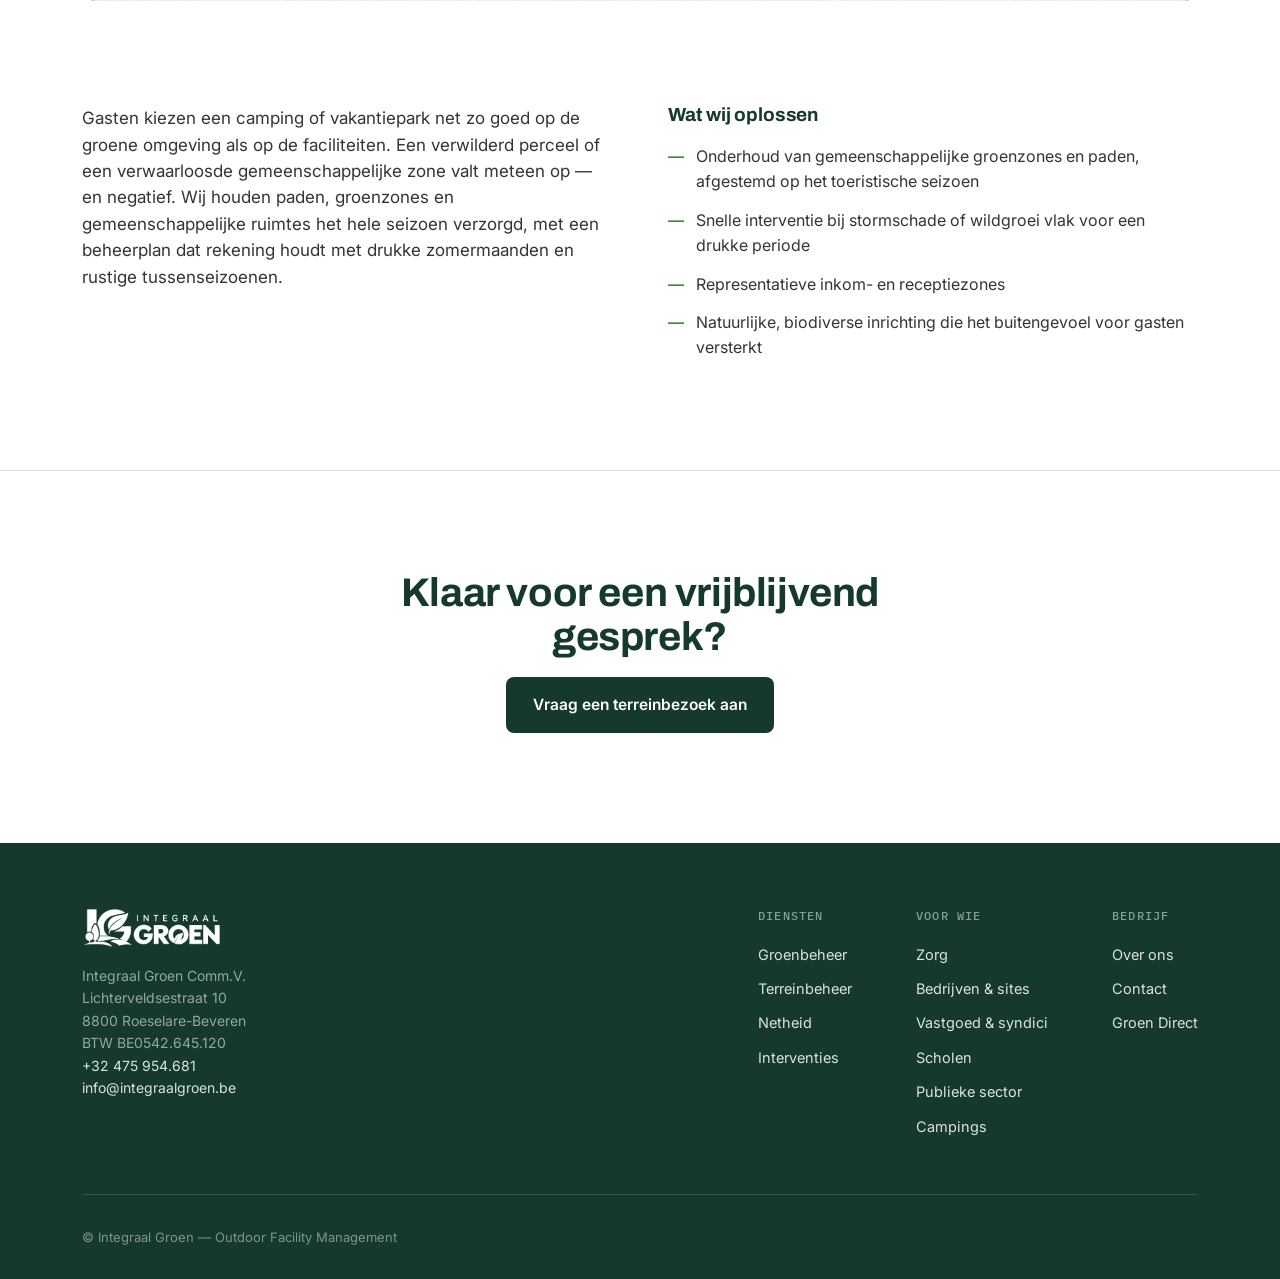
<file: campings.html>
<!DOCTYPE html>
<html lang="nl">
<head>
<meta charset="UTF-8">
<meta name="viewport" content="width=device-width, initial-scale=1.0">
<title>Vakantieparken & campings — Integraal Groen</title>
<meta name="description" content="Groenbeheer voor vakantieparken en campings dat het vakantiegevoel versterkt en het hele seizoen verzorgd blijft.">
<link rel="preconnect" href="https://fonts.googleapis.com">
<link rel="preconnect" href="https://fonts.gstatic.com" crossorigin>
<link href="https://fonts.googleapis.com/css2?family=Archivo:wght@500;600;700;800&family=Inter:wght@400;500;600&family=IBM+Plex+Mono:wght@400;500&display=swap" rel="stylesheet">
<link rel="stylesheet" href="style.css">
</head>
<body>
<header>
  <nav class="wrap">
    <a href="index.html"><img class="logo-mark" src="assets/logo.png" alt="Integraal Groen — Outdoor Facility Management"></a>
    <button class="nav-toggle" id="navToggle" aria-expanded="false" aria-controls="navLinks" aria-label="Menu openen">
      <span class="bar"></span>
    </button>
    <div class="nav-links" id="navLinks">
      <a href="index.html#diensten">Diensten</a>
      <div class="dropdown" id="voorWieDropdown">
        <a href="javascript:void(0)" id="voorWieToggle" aria-current="page">Voor wie ▾</a>
        <div class="dropdown-menu">
          <a href="zorg.html">Zorg</a>
          <a href="bedrijven.html">Bedrijven &amp; sites</a>
          <a href="vastgoed.html">Residentieel vastgoed &amp; syndici</a>
          <a href="scholen.html">Scholen</a>
          <a href="publieke-sector.html">Publieke sector</a>
          <a href="campings.html">Vakantieparken &amp; campings</a>
        </div>
      </div>
      <a href="over-ons.html">Over ons</a>
      <a href="contact.html">Contact</a>
      <a href="groendirect.html" class="btn-nav">Groen Direct</a>
    </div>
  </nav>
</header>
<main>

  <section class="hero">
    <div class="wrap">
      <span class="eyebrow reveal">Voor wie — Vakantieparken & campings</span>
      <h1 class="reveal">Een groene omgeving die het vakantiegevoel versterkt</h1>
      <p class="reveal">Terreinbeheer voor vakantieparken en campings — representatief voor gasten, beheersbaar voor u, het hele seizoen door.</p>
      <div class="btn-row reveal">
        <a href="contact.html" class="btn btn-primary">Vraag een terreinbezoek aan</a>
      </div>
    </div>
  </section>

  <section>
    <div class="wrap">
      <div class="photo-banner has-photo reveal"><img class="fill-img" src="assets/IG_vakantiepark.png" alt="Vakantieparken & campings"></div>
    </div>
  </section>

  <section style="padding-top:0;">
    <div class="wrap two-col reveal">
      <div class="content-block">
        <p>Gasten kiezen een camping of vakantiepark net zo goed op de groene omgeving als op de faciliteiten. Een verwilderd perceel of een verwaarloosde gemeenschappelijke zone valt meteen op — en negatief. Wij houden paden, groenzones en gemeenschappelijke ruimtes het hele seizoen verzorgd, met een beheerplan dat rekening houdt met drukke zomermaanden en rustige tussenseizoenen.</p>
      </div>
      <div>
        <h3 style="font-size:19px; margin-bottom:18px;">Wat wij oplossen</h3>
        <ul class="checklist">
        <li>Onderhoud van gemeenschappelijke groenzones en paden, afgestemd op het toeristische seizoen</li>
        <li>Snelle interventie bij stormschade of wildgroei vlak voor een drukke periode</li>
        <li>Representatieve inkom- en receptiezones</li>
        <li>Natuurlijke, biodiverse inrichting die het buitengevoel voor gasten versterkt</li>
        </ul>
      </div>
    </div>
  </section>

  <section class="closing" style="border-top:1px solid var(--line);">
    <div class="wrap">
      <h2 class="reveal">Klaar voor een vrijblijvend gesprek?</h2>
      <a href="contact.html" class="btn btn-primary reveal">Vraag een terreinbezoek aan</a>
    </div>
  </section>

</main>
<footer>
  <div class="wrap">
    <div class="footer-top">
      <div class="footer-brand">
        <img class="footer-logo" src="assets/logo-white.png" alt="Integraal Groen">
        <p>
          Integraal Groen Comm.V.<br>
          Lichterveldsestraat 10<br>
          8800 Roeselare-Beveren<br>
          BTW BE0542.645.120<br>
          <a href="tel:+32475954681" style="color:rgba(255,255,255,0.85);">+32 475 954.681</a><br>
          <a href="mailto:info@integraalgroen.be" style="color:rgba(255,255,255,0.85);">info@integraalgroen.be</a>
        </p>
      </div>
      <div class="footer-cols">
        <div class="footer-col">
          <h5>Diensten</h5>
          <a href="index.html#diensten">Groenbeheer</a>
          <a href="index.html#diensten">Terreinbeheer</a>
          <a href="index.html#diensten">Netheid</a>
          <a href="groendirect.html">Interventies</a>
        </div>
        <div class="footer-col">
          <h5>Voor wie</h5>
          <a href="zorg.html">Zorg</a>
          <a href="bedrijven.html">Bedrijven &amp; sites</a>
          <a href="vastgoed.html">Vastgoed &amp; syndici</a>
          <a href="scholen.html">Scholen</a>
          <a href="publieke-sector.html">Publieke sector</a>
          <a href="campings.html">Campings</a>
        </div>
        <div class="footer-col">
          <h5>Bedrijf</h5>
          <a href="over-ons.html">Over ons</a>
          <a href="contact.html">Contact</a>
          <a href="groendirect.html">Groen Direct</a>
        </div>
      </div>
    </div>
    <div class="footer-bottom">
      <span>© Integraal Groen — Outdoor Facility Management</span>
    </div>
  </div>
</footer>

<script>
  // Scroll reveal
  if('IntersectionObserver' in window){
    const obs = new IntersectionObserver((entries)=>{
      entries.forEach(e=>{
        if(e.isIntersecting){ e.target.classList.add('in'); obs.unobserve(e.target); }
      });
    }, {threshold:0.12});
    document.querySelectorAll('.reveal').forEach(el=>obs.observe(el));
  } else {
    document.querySelectorAll('.reveal').forEach(el=>el.classList.add('in'));
  }

  // Mobile nav toggle
  const navToggle = document.getElementById('navToggle');
  const navLinks = document.getElementById('navLinks');
  if(navToggle){
    navToggle.addEventListener('click', ()=>{
      const open = navLinks.classList.toggle('open');
      navToggle.setAttribute('aria-expanded', open ? 'true' : 'false');
    });
  }
  // Mobile "Voor wie" submenu toggle (tap to expand instead of hover on touch)
  const vwToggle = document.getElementById('voorWieToggle');
  const vwDropdown = document.getElementById('voorWieDropdown');
  if(vwToggle){
    vwToggle.addEventListener('click', (e)=>{
      if(window.innerWidth <= 980){
        e.preventDefault();
        vwDropdown.classList.toggle('open');
      }
    });
  }
  // Close mobile menu when a real link is clicked
  document.querySelectorAll('.nav-links a:not(#voorWieToggle)').forEach(a=>{
    a.addEventListener('click', ()=>{
      navLinks.classList.remove('open');
      if(navToggle) navToggle.setAttribute('aria-expanded','false');
    });
  });
</script>
</body>
</html>
</file>
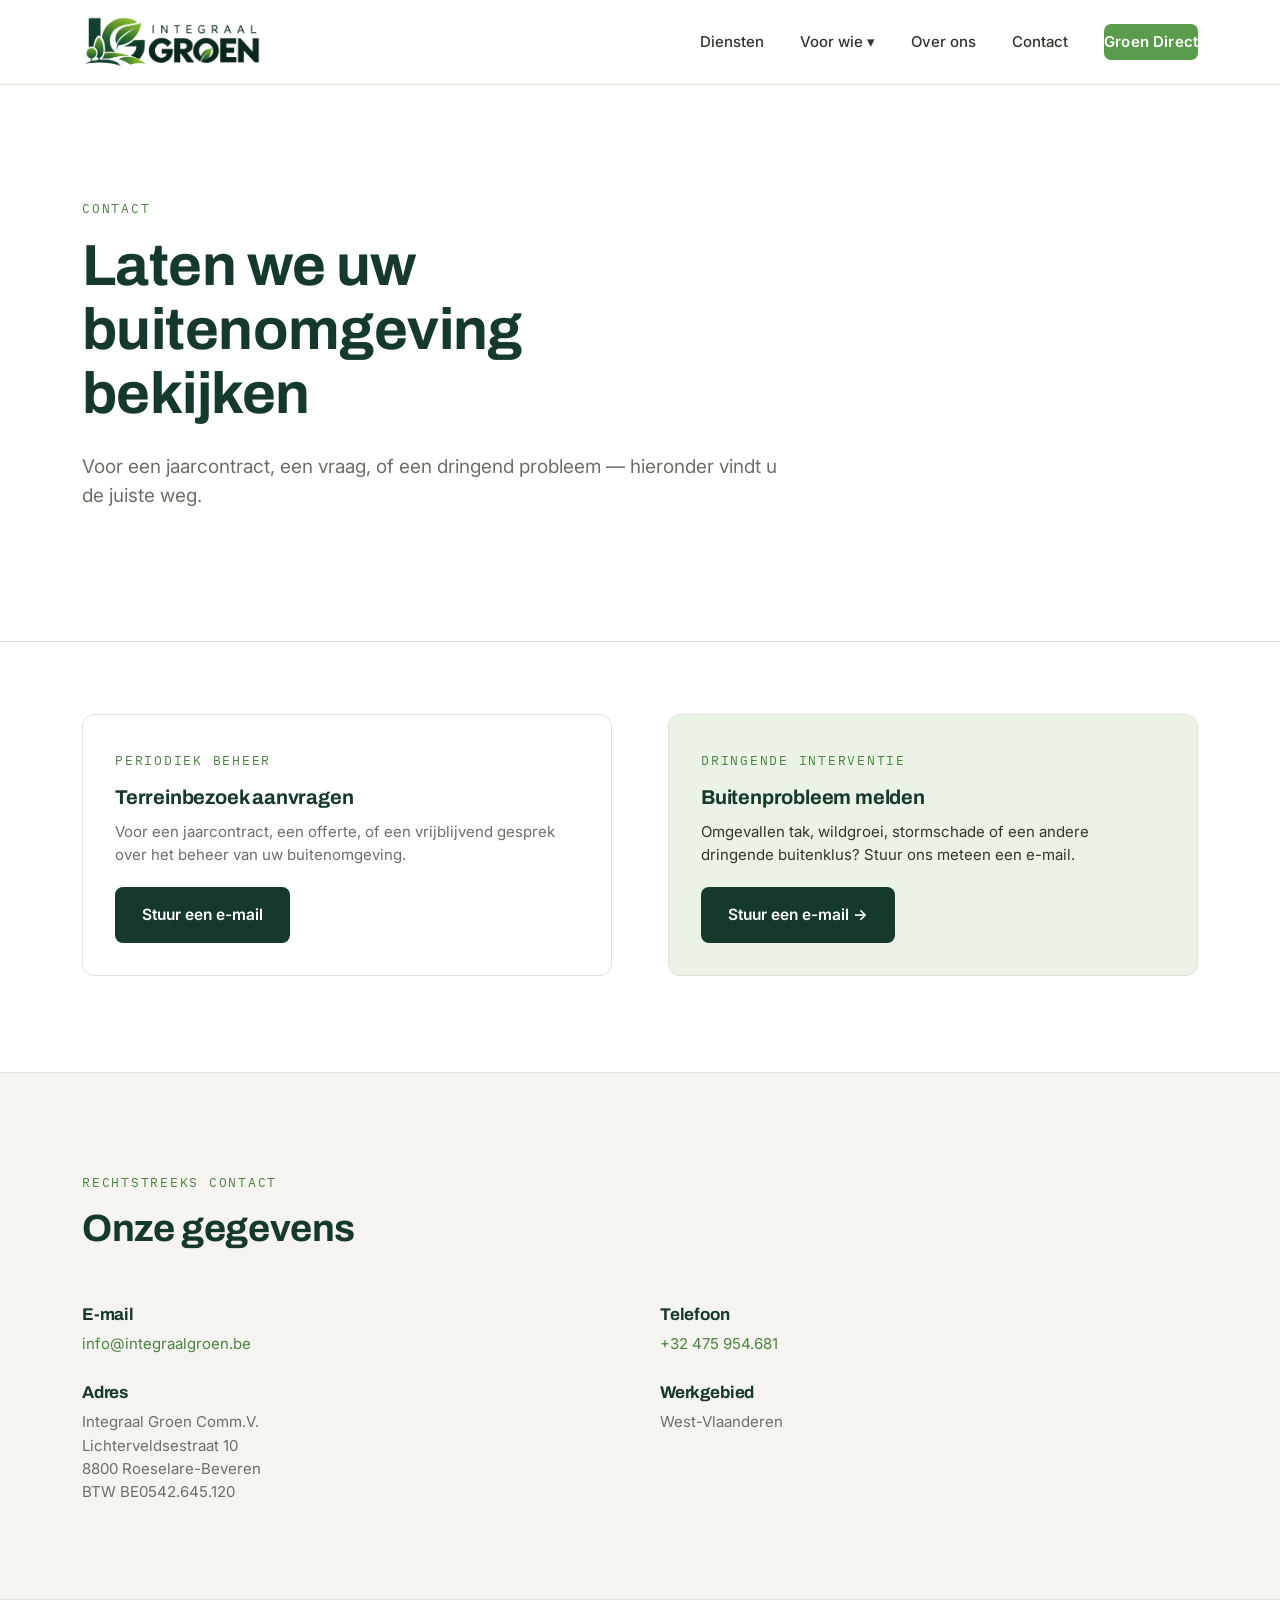
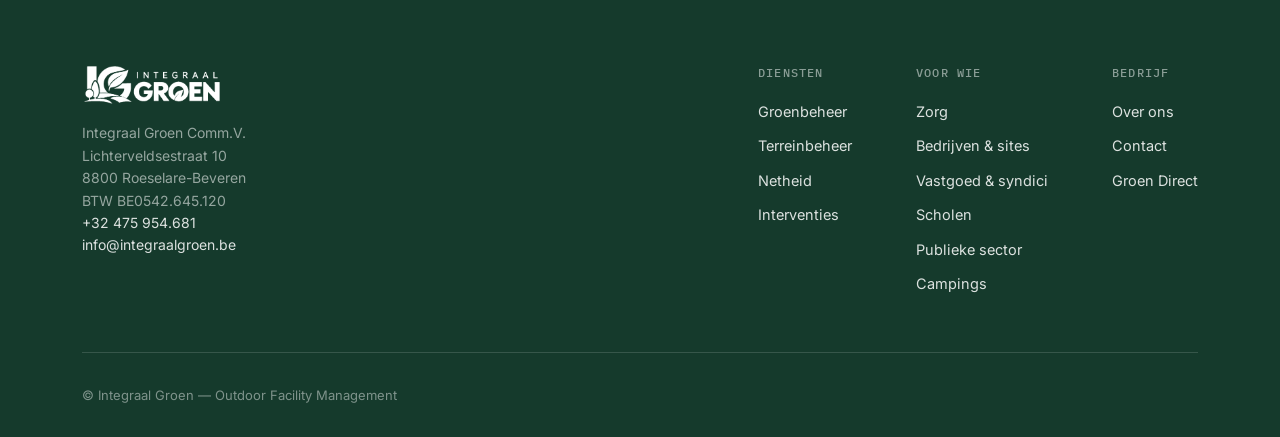
<file: contact.html>
<!DOCTYPE html>
<html lang="nl">
<head>
<meta charset="UTF-8">
<meta name="viewport" content="width=device-width, initial-scale=1.0">
<title>Contact — Integraal Groen</title>
<meta name="description" content="Neem contact op met Integraal Groen voor een terreinbezoek, offerte, of dringende buiteninterventie via Groen Direct.">
<link rel="preconnect" href="https://fonts.googleapis.com">
<link rel="preconnect" href="https://fonts.gstatic.com" crossorigin>
<link href="https://fonts.googleapis.com/css2?family=Archivo:wght@500;600;700;800&family=Inter:wght@400;500;600&family=IBM+Plex+Mono:wght@400;500&display=swap" rel="stylesheet">
<link rel="stylesheet" href="style.css">
</head>
<body>
<header>
  <nav class="wrap">
    <a href="index.html"><img class="logo-mark" src="assets/logo.png" alt="Integraal Groen — Outdoor Facility Management"></a>
    <button class="nav-toggle" id="navToggle" aria-expanded="false" aria-controls="navLinks" aria-label="Menu openen">
      <span class="bar"></span>
    </button>
    <div class="nav-links" id="navLinks">
      <a href="index.html#diensten">Diensten</a>
      <div class="dropdown" id="voorWieDropdown">
        <a href="javascript:void(0)" id="voorWieToggle">Voor wie ▾</a>
        <div class="dropdown-menu">
          <a href="zorg.html">Zorg</a>
          <a href="bedrijven.html">Bedrijven &amp; sites</a>
          <a href="vastgoed.html">Residentieel vastgoed &amp; syndici</a>
          <a href="scholen.html">Scholen</a>
          <a href="publieke-sector.html">Publieke sector</a>
          <a href="campings.html">Vakantieparken &amp; campings</a>
        </div>
      </div>
      <a href="over-ons.html">Over ons</a>
      <a href="contact.html">Contact</a>
      <a href="groendirect.html" class="btn-nav">Groen Direct</a>
    </div>
  </nav>
</header>
<main>

  <section class="hero">
    <div class="wrap">
      <span class="eyebrow reveal">Contact</span>
      <h1 class="reveal">Laten we uw buitenomgeving bekijken</h1>
      <p class="reveal">Voor een jaarcontract, een vraag, of een dringend probleem — hieronder vindt u de juiste weg.</p>
    </div>
  </section>

  <section style="padding-top:72px;">
    <div class="wrap">
      <div class="two-col reveal">
        <div style="border:1px solid var(--line); border-radius:12px; padding:32px;">
          <span class="eyebrow">Periodiek beheer</span>
          <h3 style="font-size:20px; margin-bottom:12px;">Terreinbezoek aanvragen</h3>
          <p style="font-size:15px; color:var(--ink-soft); margin-bottom:20px;">Voor een jaarcontract, een offerte, of een vrijblijvend gesprek over het beheer van uw buitenomgeving.</p>
          <a href="mailto:info@integraalgroen.be?subject=Aanvraag%20terreinbezoek" class="btn btn-primary">Stuur een e-mail</a>
        </div>
        <div style="border:1px solid var(--line); border-radius:12px; padding:32px; background:#EAF3E5;">
          <span class="eyebrow">Dringende interventie</span>
          <h3 style="font-size:20px; margin-bottom:12px;">Buitenprobleem melden</h3>
          <p style="font-size:15px; color:var(--ink); margin-bottom:20px;">Omgevallen tak, wildgroei, stormschade of een andere dringende buitenklus? Stuur ons meteen een e-mail.</p>
          <a href="mailto:info@integraalgroen.be?subject=Dringende%20interventie%20Groen%20Direct" class="btn" style="background:var(--green-deep); color:#fff;">Stuur een e-mail →</a>
        </div>
      </div>
    </div>
  </section>

  <section style="background:var(--grey-warm); border-top:1px solid var(--line); border-bottom:1px solid var(--line);">
    <div class="wrap">
      <div class="section-head reveal">
        <span class="eyebrow">Rechtstreeks contact</span>
        <h2>Onze gegevens</h2>
      </div>
      <div class="quality-grid reveal">
        <div class="quality-item">
          <h4>E-mail</h4>
          <p><a href="mailto:info@integraalgroen.be" style="color:var(--green-fresh-dark);">info@integraalgroen.be</a></p>
        </div>
        <div class="quality-item">
          <h4>Telefoon</h4>
          <p><a href="tel:+32475954681" style="color:var(--green-fresh-dark);">+32 475 954.681</a></p>
        </div>
        <div class="quality-item">
          <h4>Adres</h4>
          <p>Integraal Groen Comm.V.<br>Lichterveldsestraat 10<br>8800 Roeselare-Beveren<br>BTW BE0542.645.120</p>
        </div>
        <div class="quality-item">
          <h4>Werkgebied</h4>
          <p>West-Vlaanderen</p>
        </div>
      </div>
    </div>
  </section>

</main>
<footer>
  <div class="wrap">
    <div class="footer-top">
      <div class="footer-brand">
        <img class="footer-logo" src="assets/logo-white.png" alt="Integraal Groen">
        <p>
          Integraal Groen Comm.V.<br>
          Lichterveldsestraat 10<br>
          8800 Roeselare-Beveren<br>
          BTW BE0542.645.120<br>
          <a href="tel:+32475954681" style="color:rgba(255,255,255,0.85);">+32 475 954.681</a><br>
          <a href="mailto:info@integraalgroen.be" style="color:rgba(255,255,255,0.85);">info@integraalgroen.be</a>
        </p>
      </div>
      <div class="footer-cols">
        <div class="footer-col">
          <h5>Diensten</h5>
          <a href="index.html#diensten">Groenbeheer</a>
          <a href="index.html#diensten">Terreinbeheer</a>
          <a href="index.html#diensten">Netheid</a>
          <a href="groendirect.html">Interventies</a>
        </div>
        <div class="footer-col">
          <h5>Voor wie</h5>
          <a href="zorg.html">Zorg</a>
          <a href="bedrijven.html">Bedrijven &amp; sites</a>
          <a href="vastgoed.html">Vastgoed &amp; syndici</a>
          <a href="scholen.html">Scholen</a>
          <a href="publieke-sector.html">Publieke sector</a>
          <a href="campings.html">Campings</a>
        </div>
        <div class="footer-col">
          <h5>Bedrijf</h5>
          <a href="over-ons.html">Over ons</a>
          <a href="contact.html">Contact</a>
          <a href="groendirect.html">Groen Direct</a>
        </div>
      </div>
    </div>
    <div class="footer-bottom">
      <span>© Integraal Groen — Outdoor Facility Management</span>
    </div>
  </div>
</footer>

<script>
  // Scroll reveal
  if('IntersectionObserver' in window){
    const obs = new IntersectionObserver((entries)=>{
      entries.forEach(e=>{
        if(e.isIntersecting){ e.target.classList.add('in'); obs.unobserve(e.target); }
      });
    }, {threshold:0.12});
    document.querySelectorAll('.reveal').forEach(el=>obs.observe(el));
  } else {
    document.querySelectorAll('.reveal').forEach(el=>el.classList.add('in'));
  }

  // Mobile nav toggle
  const navToggle = document.getElementById('navToggle');
  const navLinks = document.getElementById('navLinks');
  if(navToggle){
    navToggle.addEventListener('click', ()=>{
      const open = navLinks.classList.toggle('open');
      navToggle.setAttribute('aria-expanded', open ? 'true' : 'false');
    });
  }
  // Mobile "Voor wie" submenu toggle (tap to expand instead of hover on touch)
  const vwToggle = document.getElementById('voorWieToggle');
  const vwDropdown = document.getElementById('voorWieDropdown');
  if(vwToggle){
    vwToggle.addEventListener('click', (e)=>{
      if(window.innerWidth <= 980){
        e.preventDefault();
        vwDropdown.classList.toggle('open');
      }
    });
  }
  // Close mobile menu when a real link is clicked
  document.querySelectorAll('.nav-links a:not(#voorWieToggle)').forEach(a=>{
    a.addEventListener('click', ()=>{
      navLinks.classList.remove('open');
      if(navToggle) navToggle.setAttribute('aria-expanded','false');
    });
  });
</script>
</body>
</html>
</file>
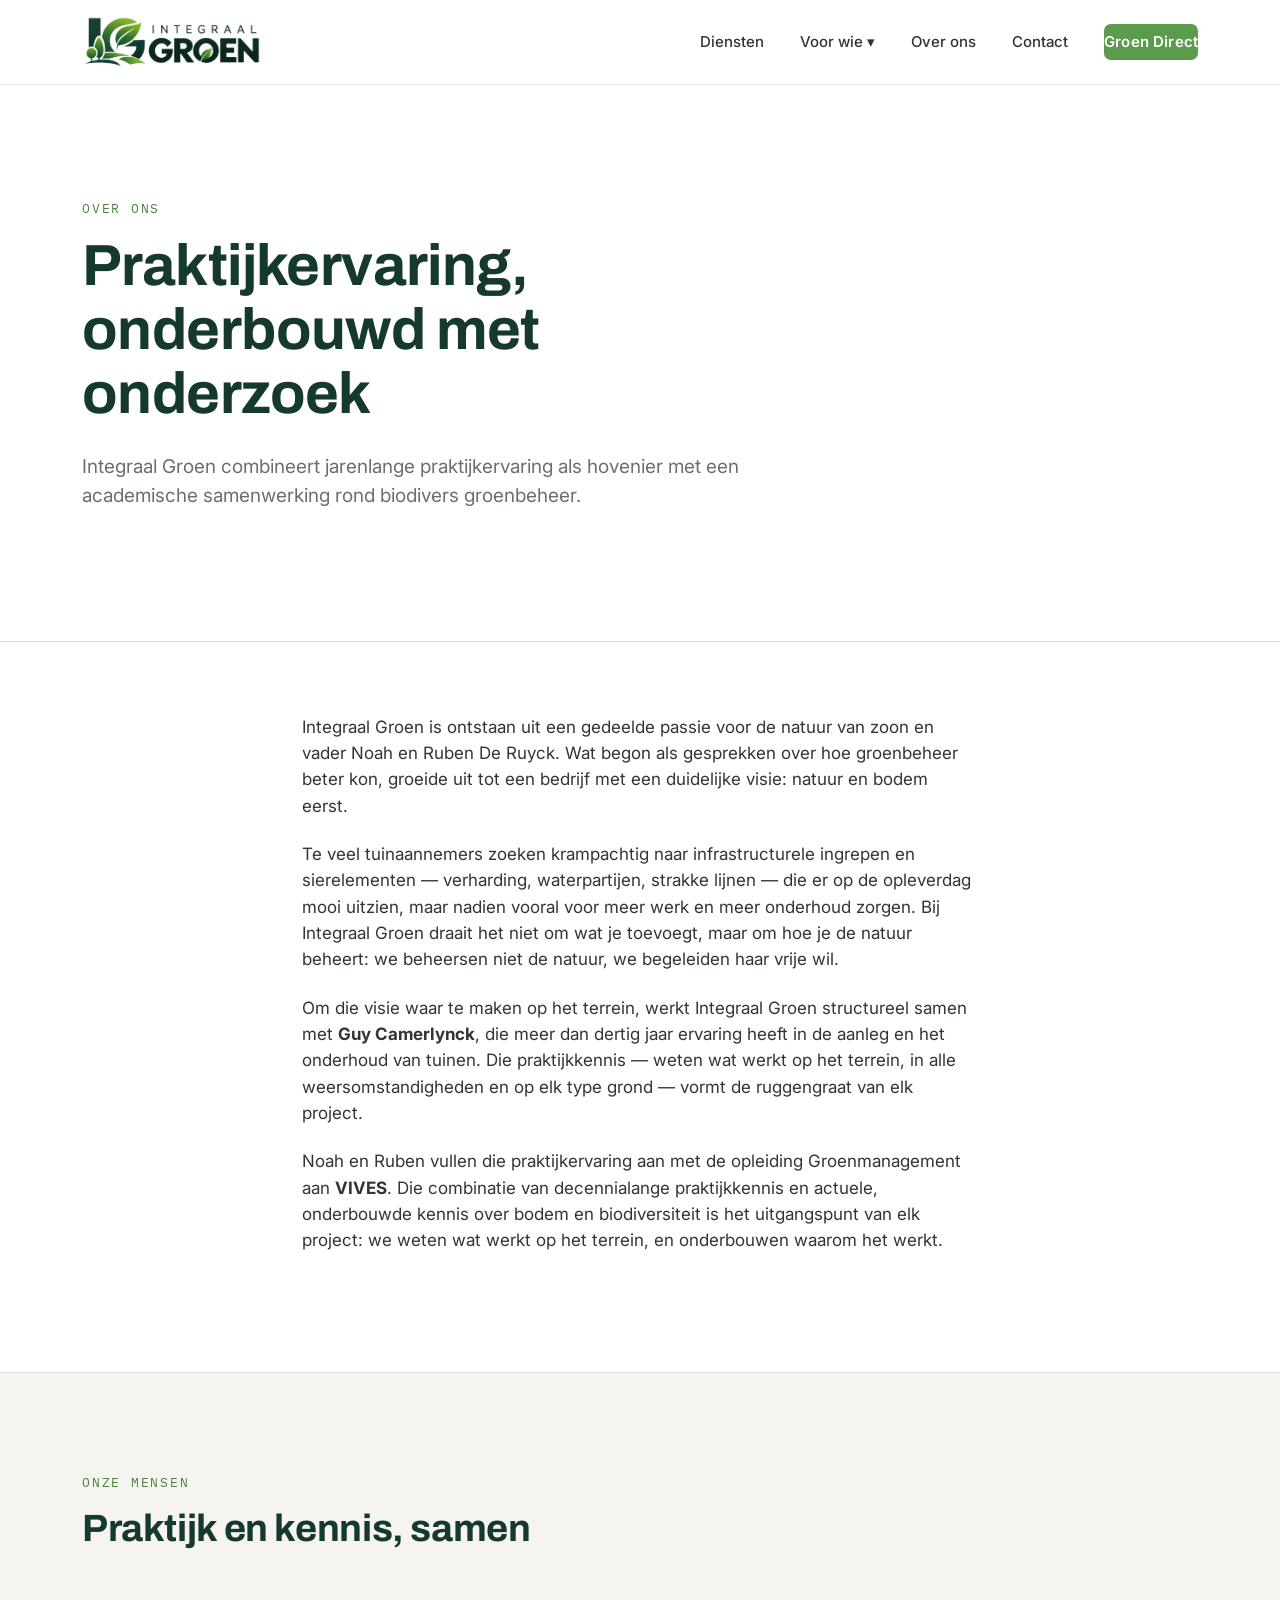
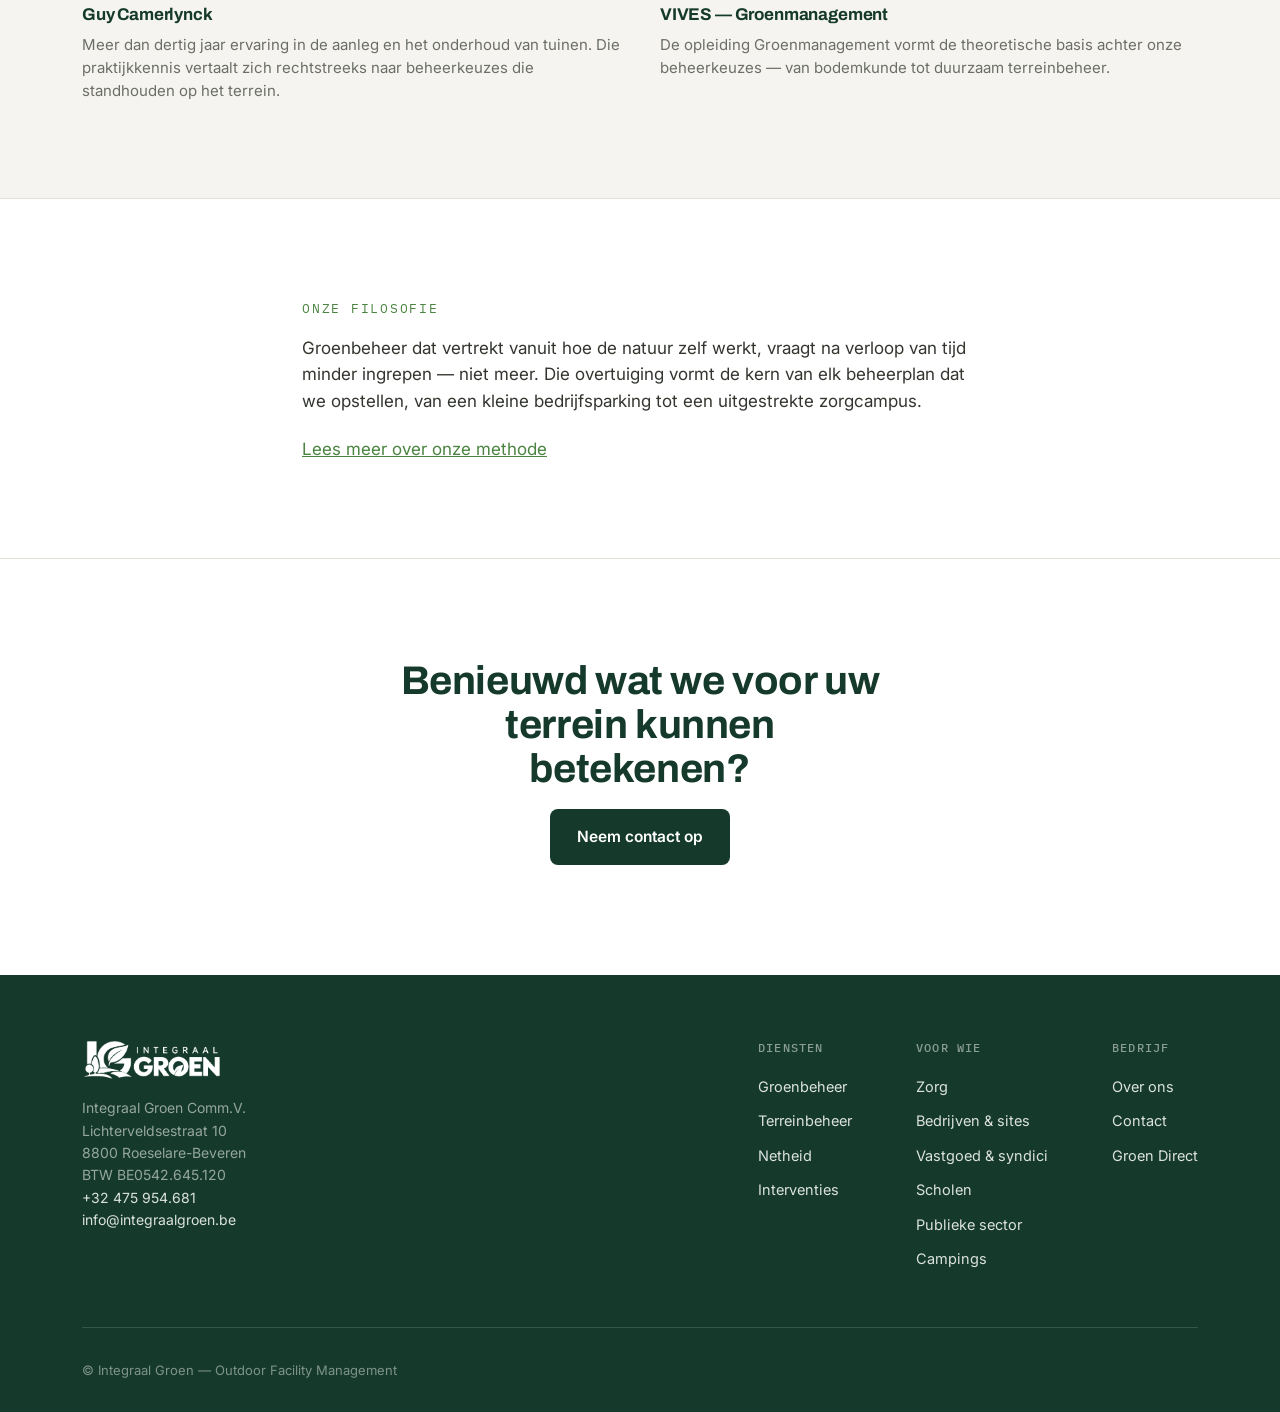
<file: over-ons.html>
<!DOCTYPE html>
<html lang="nl">
<head>
<meta charset="UTF-8">
<meta name="viewport" content="width=device-width, initial-scale=1.0">
<title>Over ons — Integraal Groen</title>
<meta name="description" content="Integraal Groen combineert jarenlange praktijkervaring in tuinaanleg en -onderhoud met de opleiding Groenmanagement aan VIVES rond biodivers groenbeheer.">
<link rel="preconnect" href="https://fonts.googleapis.com">
<link rel="preconnect" href="https://fonts.gstatic.com" crossorigin>
<link href="https://fonts.googleapis.com/css2?family=Archivo:wght@500;600;700;800&family=Inter:wght@400;500;600&family=IBM+Plex+Mono:wght@400;500&display=swap" rel="stylesheet">
<link rel="stylesheet" href="style.css">
</head>
<body>
<header>
  <nav class="wrap">
    <a href="index.html"><img class="logo-mark" src="assets/logo.png" alt="Integraal Groen — Outdoor Facility Management"></a>
    <button class="nav-toggle" id="navToggle" aria-expanded="false" aria-controls="navLinks" aria-label="Menu openen">
      <span class="bar"></span>
    </button>
    <div class="nav-links" id="navLinks">
      <a href="index.html#diensten">Diensten</a>
      <div class="dropdown" id="voorWieDropdown">
        <a href="javascript:void(0)" id="voorWieToggle">Voor wie ▾</a>
        <div class="dropdown-menu">
          <a href="zorg.html">Zorg</a>
          <a href="bedrijven.html">Bedrijven &amp; sites</a>
          <a href="vastgoed.html">Residentieel vastgoed &amp; syndici</a>
          <a href="scholen.html">Scholen</a>
          <a href="publieke-sector.html">Publieke sector</a>
          <a href="campings.html">Vakantieparken &amp; campings</a>
        </div>
      </div>
      <a href="over-ons.html">Over ons</a>
      <a href="contact.html">Contact</a>
      <a href="groendirect.html" class="btn-nav">Groen Direct</a>
    </div>
  </nav>
</header>
<main>

  <section class="hero">
    <div class="wrap">
      <span class="eyebrow reveal">Over ons</span>
      <h1 class="reveal">Praktijkervaring, onderbouwd met onderzoek</h1>
      <p class="reveal">Integraal Groen combineert jarenlange praktijkervaring als hovenier met een academische samenwerking rond biodivers groenbeheer.</p>
    </div>
  </section>

  <section style="padding-top:72px;">
    <div class="wrap content-block reveal">
      <p>Integraal Groen is ontstaan uit een gedeelde passie voor de natuur van zoon en vader Noah en Ruben De Ruyck. Wat begon als gesprekken over hoe groenbeheer beter kon, groeide uit tot een bedrijf met een duidelijke visie: natuur en bodem eerst.</p>
      <p>Te veel tuinaannemers zoeken krampachtig naar infrastructurele ingrepen en sierelementen — verharding, waterpartijen, strakke lijnen — die er op de opleverdag mooi uitzien, maar nadien vooral voor meer werk en meer onderhoud zorgen. Bij Integraal Groen draait het niet om wat je toevoegt, maar om hoe je de natuur beheert: we beheersen niet de natuur, we begeleiden haar vrije wil.</p>
      <p>Om die visie waar te maken op het terrein, werkt Integraal Groen structureel samen met <strong>Guy Camerlynck</strong>, die meer dan dertig jaar ervaring heeft in de aanleg en het onderhoud van tuinen. Die praktijkkennis — weten wat werkt op het terrein, in alle weersomstandigheden en op elk type grond — vormt de ruggengraat van elk project.</p>
      <p>Noah en Ruben vullen die praktijkervaring aan met de opleiding Groenmanagement aan <strong>VIVES</strong>. Die combinatie van decennialange praktijkkennis en actuele, onderbouwde kennis over bodem en biodiversiteit is het uitgangspunt van elk project: we weten wat werkt op het terrein, en onderbouwen waarom het werkt.</p>
    </div>
  </section>

  <section style="background:var(--grey-warm); border-top:1px solid var(--line); border-bottom:1px solid var(--line);">
    <div class="wrap">
      <div class="section-head reveal">
        <span class="eyebrow">Onze mensen</span>
        <h2>Praktijk en kennis, samen</h2>
      </div>
      <div class="quality-grid reveal">
        <div class="quality-item">
          <h4>Guy Camerlynck</h4>
          <p>Meer dan dertig jaar ervaring in de aanleg en het onderhoud van tuinen. Die praktijkkennis vertaalt zich rechtstreeks naar beheerkeuzes die standhouden op het terrein.</p>
        </div>
        <div class="quality-item">
          <h4>VIVES — Groenmanagement</h4>
          <p>De opleiding Groenmanagement vormt de theoretische basis achter onze beheerkeuzes — van bodemkunde tot duurzaam terreinbeheer.</p>
        </div>
      </div>
    </div>
  </section>

  <section>
    <div class="wrap content-block reveal">
      <span class="eyebrow">Onze filosofie</span>
      <p>Groenbeheer dat vertrekt vanuit hoe de natuur zelf werkt, vraagt na verloop van tijd minder ingrepen — niet meer. Die overtuiging vormt de kern van elk beheerplan dat we opstellen, van een kleine bedrijfsparking tot een uitgestrekte zorgcampus.</p>
      <p style="margin-bottom:0;"><a href="index.html#methode" style="color:var(--green-fresh-dark); text-decoration:underline;">Lees meer over onze methode</a></p>
    </div>
  </section>

  <section class="closing" style="border-top:1px solid var(--line);">
    <div class="wrap">
      <h2 class="reveal">Benieuwd wat we voor uw terrein kunnen betekenen?</h2>
      <a href="contact.html" class="btn btn-primary reveal">Neem contact op</a>
    </div>
  </section>

</main>
<footer>
  <div class="wrap">
    <div class="footer-top">
      <div class="footer-brand">
        <img class="footer-logo" src="assets/logo-white.png" alt="Integraal Groen">
        <p>
          Integraal Groen Comm.V.<br>
          Lichterveldsestraat 10<br>
          8800 Roeselare-Beveren<br>
          BTW BE0542.645.120<br>
          <a href="tel:+32475954681" style="color:rgba(255,255,255,0.85);">+32 475 954.681</a><br>
          <a href="mailto:info@integraalgroen.be" style="color:rgba(255,255,255,0.85);">info@integraalgroen.be</a>
        </p>
      </div>
      <div class="footer-cols">
        <div class="footer-col">
          <h5>Diensten</h5>
          <a href="index.html#diensten">Groenbeheer</a>
          <a href="index.html#diensten">Terreinbeheer</a>
          <a href="index.html#diensten">Netheid</a>
          <a href="groendirect.html">Interventies</a>
        </div>
        <div class="footer-col">
          <h5>Voor wie</h5>
          <a href="zorg.html">Zorg</a>
          <a href="bedrijven.html">Bedrijven &amp; sites</a>
          <a href="vastgoed.html">Vastgoed &amp; syndici</a>
          <a href="scholen.html">Scholen</a>
          <a href="publieke-sector.html">Publieke sector</a>
          <a href="campings.html">Campings</a>
        </div>
        <div class="footer-col">
          <h5>Bedrijf</h5>
          <a href="over-ons.html">Over ons</a>
          <a href="contact.html">Contact</a>
          <a href="groendirect.html">Groen Direct</a>
        </div>
      </div>
    </div>
    <div class="footer-bottom">
      <span>© Integraal Groen — Outdoor Facility Management</span>
    </div>
  </div>
</footer>

<script>
  // Scroll reveal
  if('IntersectionObserver' in window){
    const obs = new IntersectionObserver((entries)=>{
      entries.forEach(e=>{
        if(e.isIntersecting){ e.target.classList.add('in'); obs.unobserve(e.target); }
      });
    }, {threshold:0.12});
    document.querySelectorAll('.reveal').forEach(el=>obs.observe(el));
  } else {
    document.querySelectorAll('.reveal').forEach(el=>el.classList.add('in'));
  }

  // Mobile nav toggle
  const navToggle = document.getElementById('navToggle');
  const navLinks = document.getElementById('navLinks');
  if(navToggle){
    navToggle.addEventListener('click', ()=>{
      const open = navLinks.classList.toggle('open');
      navToggle.setAttribute('aria-expanded', open ? 'true' : 'false');
    });
  }
  // Mobile "Voor wie" submenu toggle (tap to expand instead of hover on touch)
  const vwToggle = document.getElementById('voorWieToggle');
  const vwDropdown = document.getElementById('voorWieDropdown');
  if(vwToggle){
    vwToggle.addEventListener('click', (e)=>{
      if(window.innerWidth <= 980){
        e.preventDefault();
        vwDropdown.classList.toggle('open');
      }
    });
  }
  // Close mobile menu when a real link is clicked
  document.querySelectorAll('.nav-links a:not(#voorWieToggle)').forEach(a=>{
    a.addEventListener('click', ()=>{
      navLinks.classList.remove('open');
      if(navToggle) navToggle.setAttribute('aria-expanded','false');
    });
  });
</script>
</body>
</html>
</file>
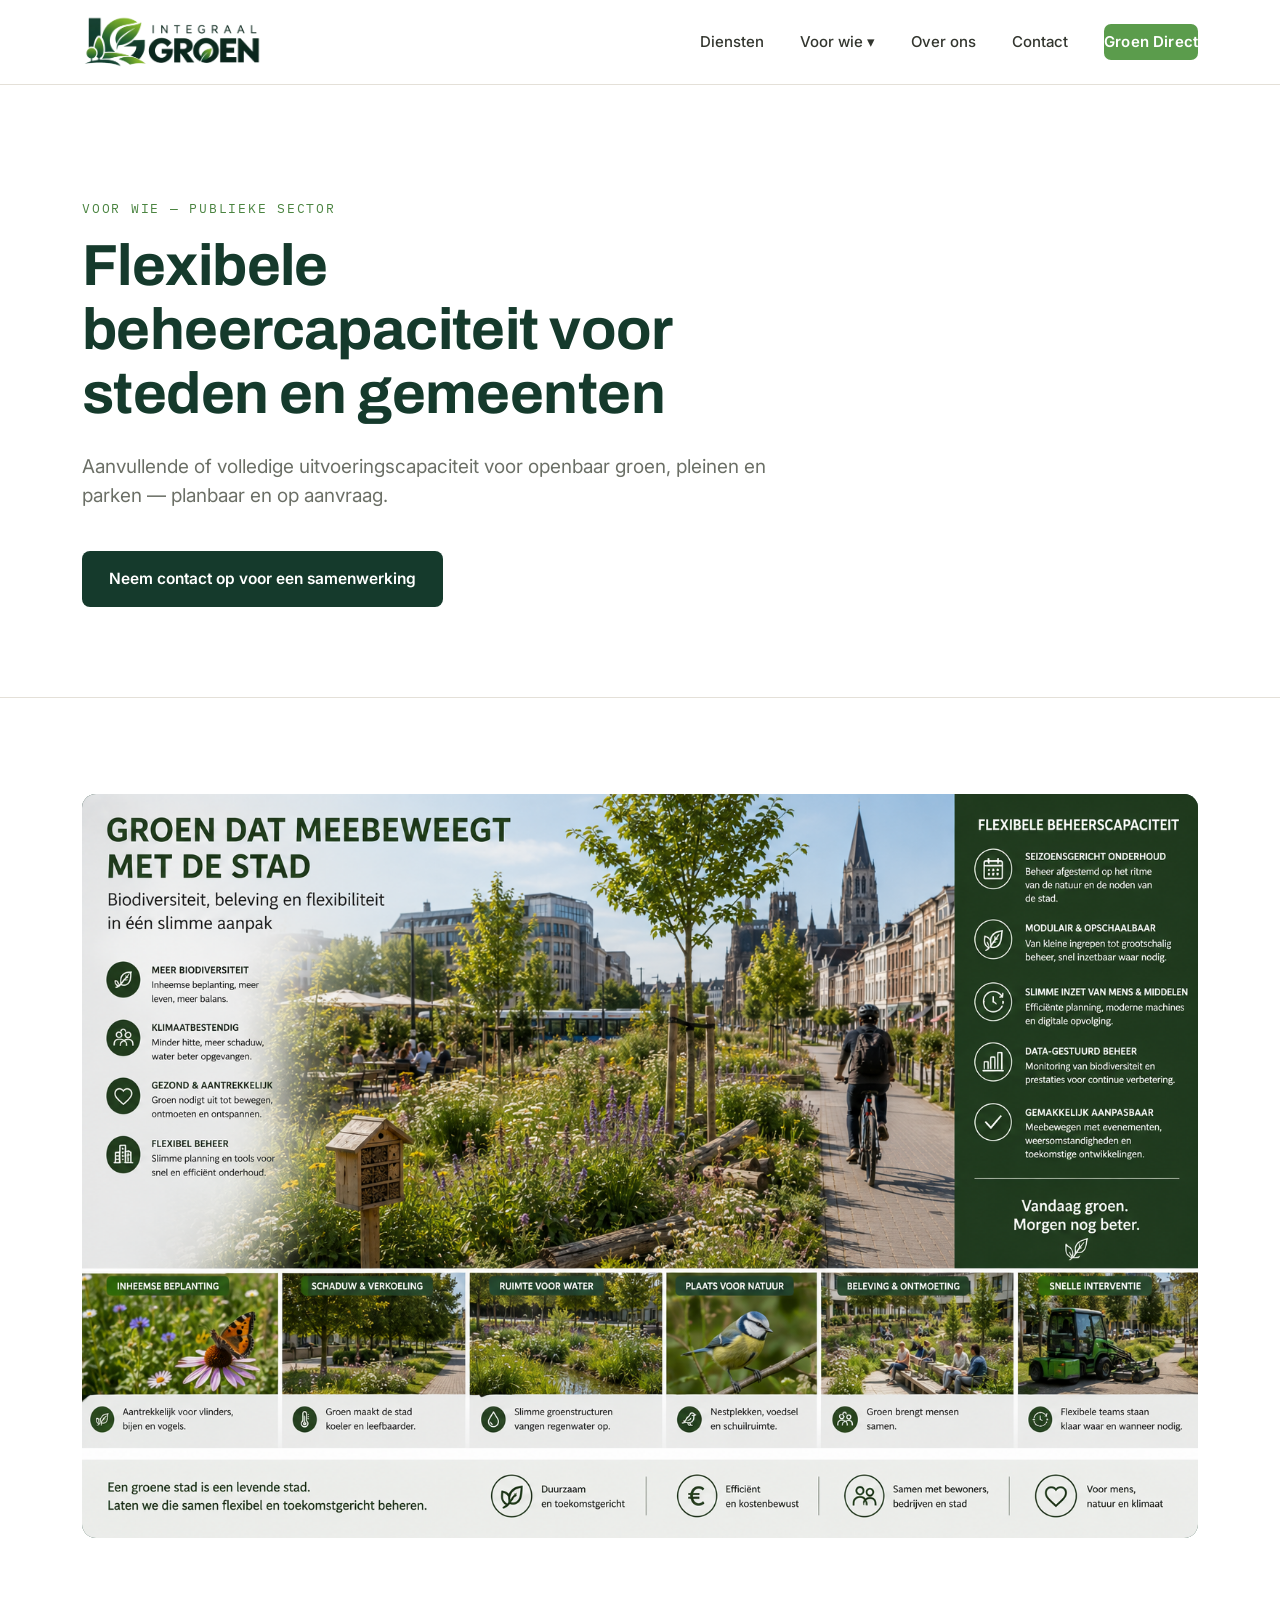
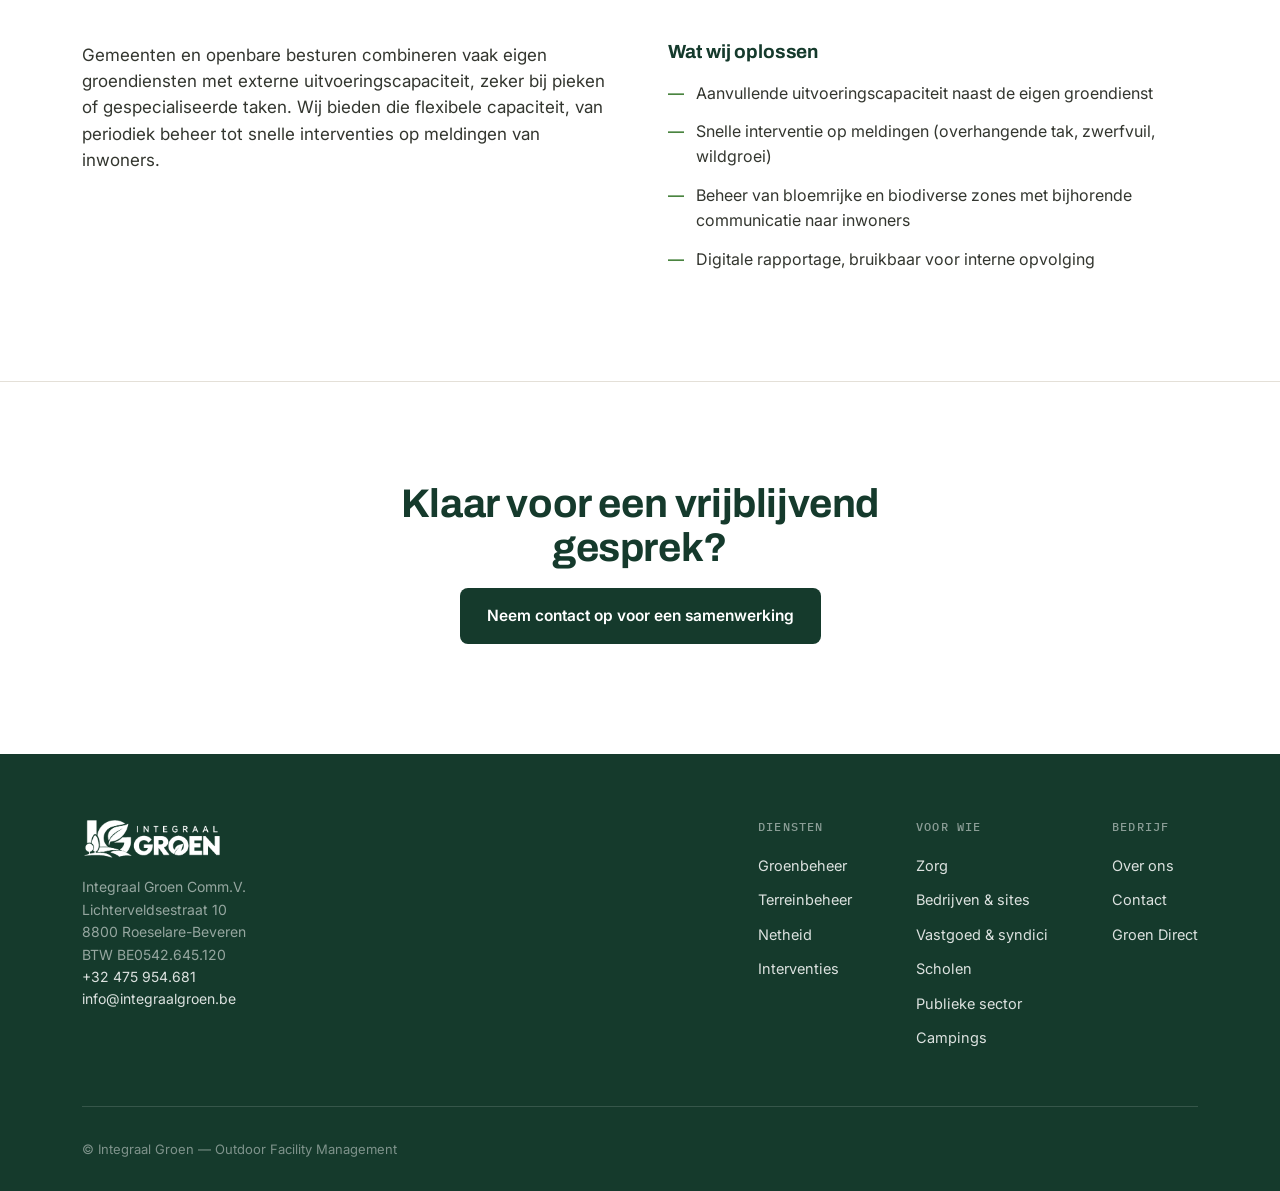
<file: publieke-sector.html>
<!DOCTYPE html>
<html lang="nl">
<head>
<meta charset="UTF-8">
<meta name="viewport" content="width=device-width, initial-scale=1.0">
<title>Publieke sector — Integraal Groen</title>
<meta name="description" content="Flexibele beheercapaciteit voor steden en gemeenten: openbaar groen, pleinen en parken.">
<link rel="preconnect" href="https://fonts.googleapis.com">
<link rel="preconnect" href="https://fonts.gstatic.com" crossorigin>
<link href="https://fonts.googleapis.com/css2?family=Archivo:wght@500;600;700;800&family=Inter:wght@400;500;600&family=IBM+Plex+Mono:wght@400;500&display=swap" rel="stylesheet">
<link rel="stylesheet" href="style.css">
</head>
<body>
<header>
  <nav class="wrap">
    <a href="index.html"><img class="logo-mark" src="assets/logo.png" alt="Integraal Groen — Outdoor Facility Management"></a>
    <button class="nav-toggle" id="navToggle" aria-expanded="false" aria-controls="navLinks" aria-label="Menu openen">
      <span class="bar"></span>
    </button>
    <div class="nav-links" id="navLinks">
      <a href="index.html#diensten">Diensten</a>
      <div class="dropdown" id="voorWieDropdown">
        <a href="javascript:void(0)" id="voorWieToggle" aria-current="page">Voor wie ▾</a>
        <div class="dropdown-menu">
          <a href="zorg.html">Zorg</a>
          <a href="bedrijven.html">Bedrijven &amp; sites</a>
          <a href="vastgoed.html">Residentieel vastgoed &amp; syndici</a>
          <a href="scholen.html">Scholen</a>
          <a href="publieke-sector.html">Publieke sector</a>
          <a href="campings.html">Vakantieparken &amp; campings</a>
        </div>
      </div>
      <a href="over-ons.html">Over ons</a>
      <a href="contact.html">Contact</a>
      <a href="groendirect.html" class="btn-nav">Groen Direct</a>
    </div>
  </nav>
</header>
<main>

  <section class="hero">
    <div class="wrap">
      <span class="eyebrow reveal">Voor wie — Publieke sector</span>
      <h1 class="reveal">Flexibele beheercapaciteit voor steden en gemeenten</h1>
      <p class="reveal">Aanvullende of volledige uitvoeringscapaciteit voor openbaar groen, pleinen en parken — planbaar en op aanvraag.</p>
      <div class="btn-row reveal">
        <a href="contact.html" class="btn btn-primary">Neem contact op voor een samenwerking</a>
      </div>
    </div>
  </section>

  <section>
    <div class="wrap">
      <div class="photo-banner has-photo reveal"><img class="fill-img" src="assets/IG_steden.png" alt="Publieke sector"></div>
    </div>
  </section>

  <section style="padding-top:0;">
    <div class="wrap two-col reveal">
      <div class="content-block">
        <p>Gemeenten en openbare besturen combineren vaak eigen groendiensten met externe uitvoeringscapaciteit, zeker bij pieken of gespecialiseerde taken. Wij bieden die flexibele capaciteit, van periodiek beheer tot snelle interventies op meldingen van inwoners.</p>
      </div>
      <div>
        <h3 style="font-size:19px; margin-bottom:18px;">Wat wij oplossen</h3>
        <ul class="checklist">
        <li>Aanvullende uitvoeringscapaciteit naast de eigen groendienst</li>
        <li>Snelle interventie op meldingen (overhangende tak, zwerfvuil, wildgroei)</li>
        <li>Beheer van bloemrijke en biodiverse zones met bijhorende communicatie naar inwoners</li>
        <li>Digitale rapportage, bruikbaar voor interne opvolging</li>
        </ul>
      </div>
    </div>
  </section>

  <section class="closing" style="border-top:1px solid var(--line);">
    <div class="wrap">
      <h2 class="reveal">Klaar voor een vrijblijvend gesprek?</h2>
      <a href="contact.html" class="btn btn-primary reveal">Neem contact op voor een samenwerking</a>
    </div>
  </section>

</main>
<footer>
  <div class="wrap">
    <div class="footer-top">
      <div class="footer-brand">
        <img class="footer-logo" src="assets/logo-white.png" alt="Integraal Groen">
        <p>
          Integraal Groen Comm.V.<br>
          Lichterveldsestraat 10<br>
          8800 Roeselare-Beveren<br>
          BTW BE0542.645.120<br>
          <a href="tel:+32475954681" style="color:rgba(255,255,255,0.85);">+32 475 954.681</a><br>
          <a href="mailto:info@integraalgroen.be" style="color:rgba(255,255,255,0.85);">info@integraalgroen.be</a>
        </p>
      </div>
      <div class="footer-cols">
        <div class="footer-col">
          <h5>Diensten</h5>
          <a href="index.html#diensten">Groenbeheer</a>
          <a href="index.html#diensten">Terreinbeheer</a>
          <a href="index.html#diensten">Netheid</a>
          <a href="groendirect.html">Interventies</a>
        </div>
        <div class="footer-col">
          <h5>Voor wie</h5>
          <a href="zorg.html">Zorg</a>
          <a href="bedrijven.html">Bedrijven &amp; sites</a>
          <a href="vastgoed.html">Vastgoed &amp; syndici</a>
          <a href="scholen.html">Scholen</a>
          <a href="publieke-sector.html">Publieke sector</a>
          <a href="campings.html">Campings</a>
        </div>
        <div class="footer-col">
          <h5>Bedrijf</h5>
          <a href="over-ons.html">Over ons</a>
          <a href="contact.html">Contact</a>
          <a href="groendirect.html">Groen Direct</a>
        </div>
      </div>
    </div>
    <div class="footer-bottom">
      <span>© Integraal Groen — Outdoor Facility Management</span>
    </div>
  </div>
</footer>

<script>
  // Scroll reveal
  if('IntersectionObserver' in window){
    const obs = new IntersectionObserver((entries)=>{
      entries.forEach(e=>{
        if(e.isIntersecting){ e.target.classList.add('in'); obs.unobserve(e.target); }
      });
    }, {threshold:0.12});
    document.querySelectorAll('.reveal').forEach(el=>obs.observe(el));
  } else {
    document.querySelectorAll('.reveal').forEach(el=>el.classList.add('in'));
  }

  // Mobile nav toggle
  const navToggle = document.getElementById('navToggle');
  const navLinks = document.getElementById('navLinks');
  if(navToggle){
    navToggle.addEventListener('click', ()=>{
      const open = navLinks.classList.toggle('open');
      navToggle.setAttribute('aria-expanded', open ? 'true' : 'false');
    });
  }
  // Mobile "Voor wie" submenu toggle (tap to expand instead of hover on touch)
  const vwToggle = document.getElementById('voorWieToggle');
  const vwDropdown = document.getElementById('voorWieDropdown');
  if(vwToggle){
    vwToggle.addEventListener('click', (e)=>{
      if(window.innerWidth <= 980){
        e.preventDefault();
        vwDropdown.classList.toggle('open');
      }
    });
  }
  // Close mobile menu when a real link is clicked
  document.querySelectorAll('.nav-links a:not(#voorWieToggle)').forEach(a=>{
    a.addEventListener('click', ()=>{
      navLinks.classList.remove('open');
      if(navToggle) navToggle.setAttribute('aria-expanded','false');
    });
  });
</script>
</body>
</html>
</file>
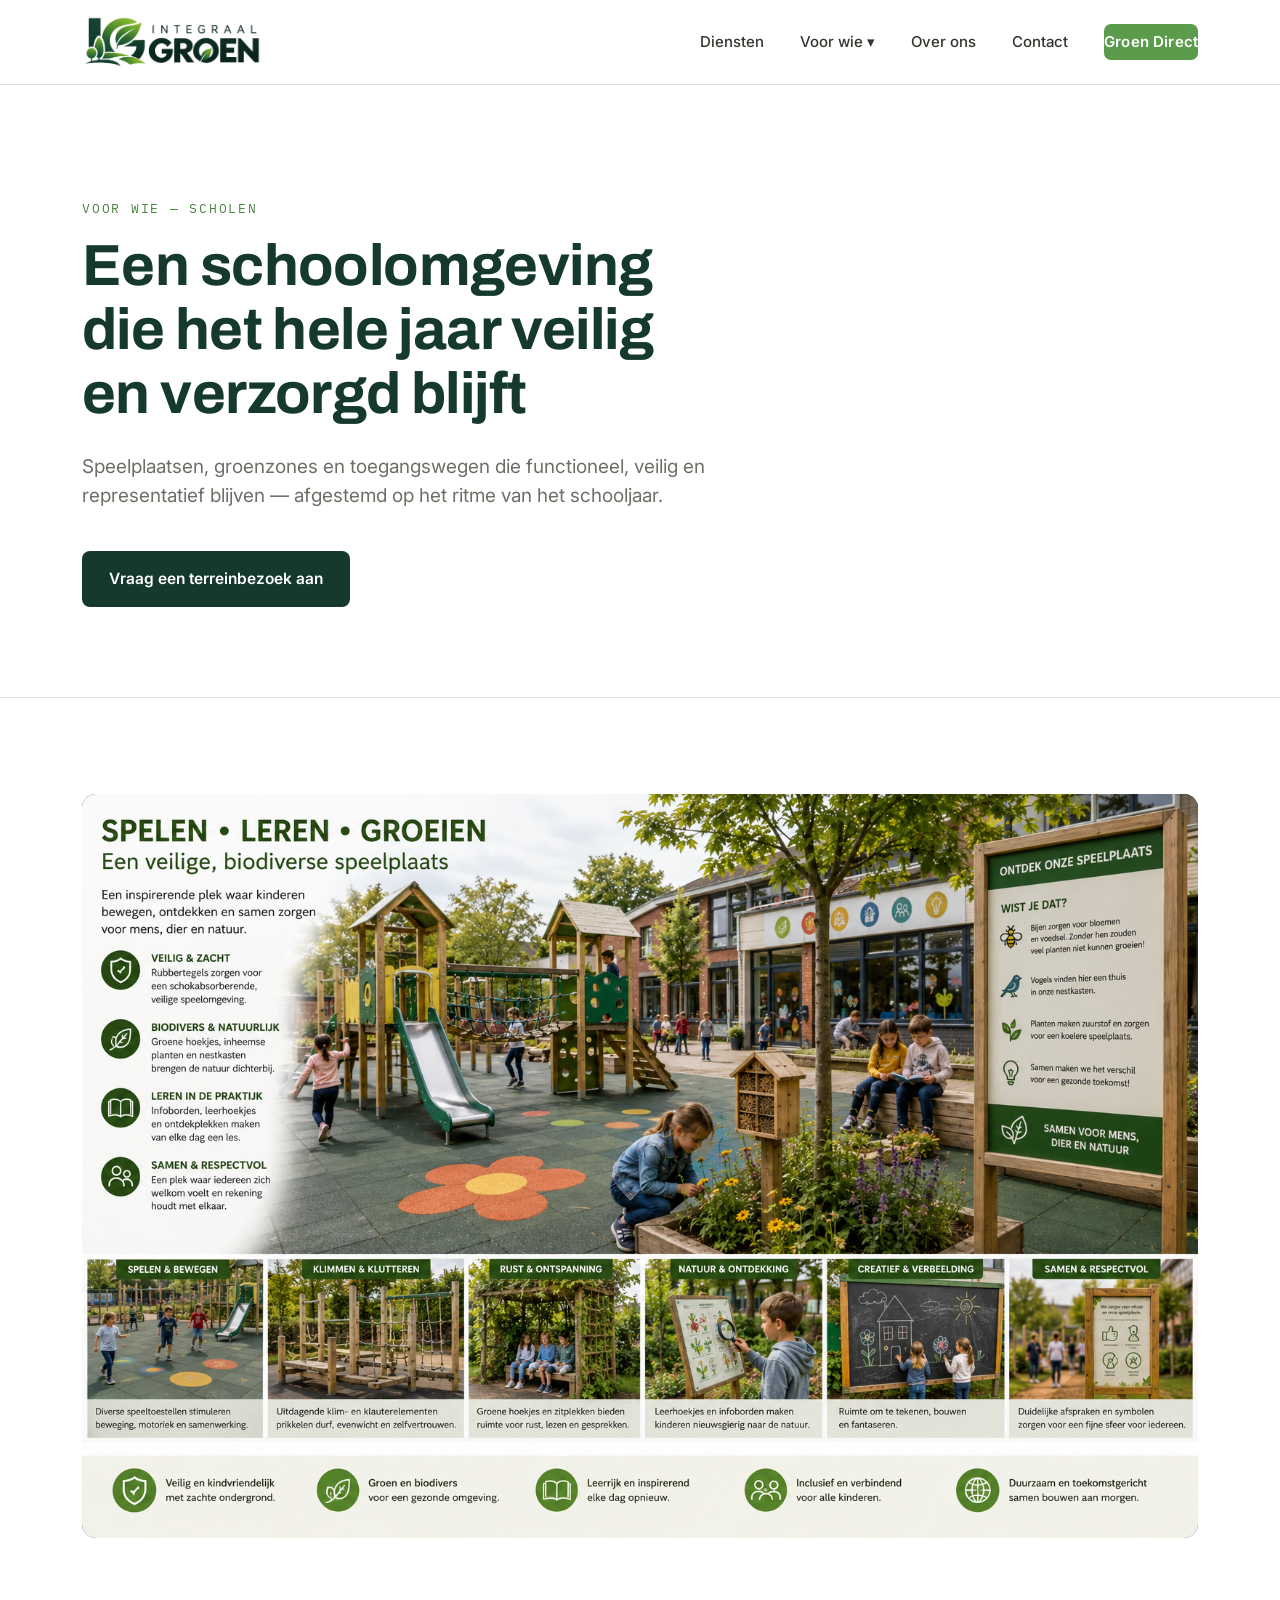
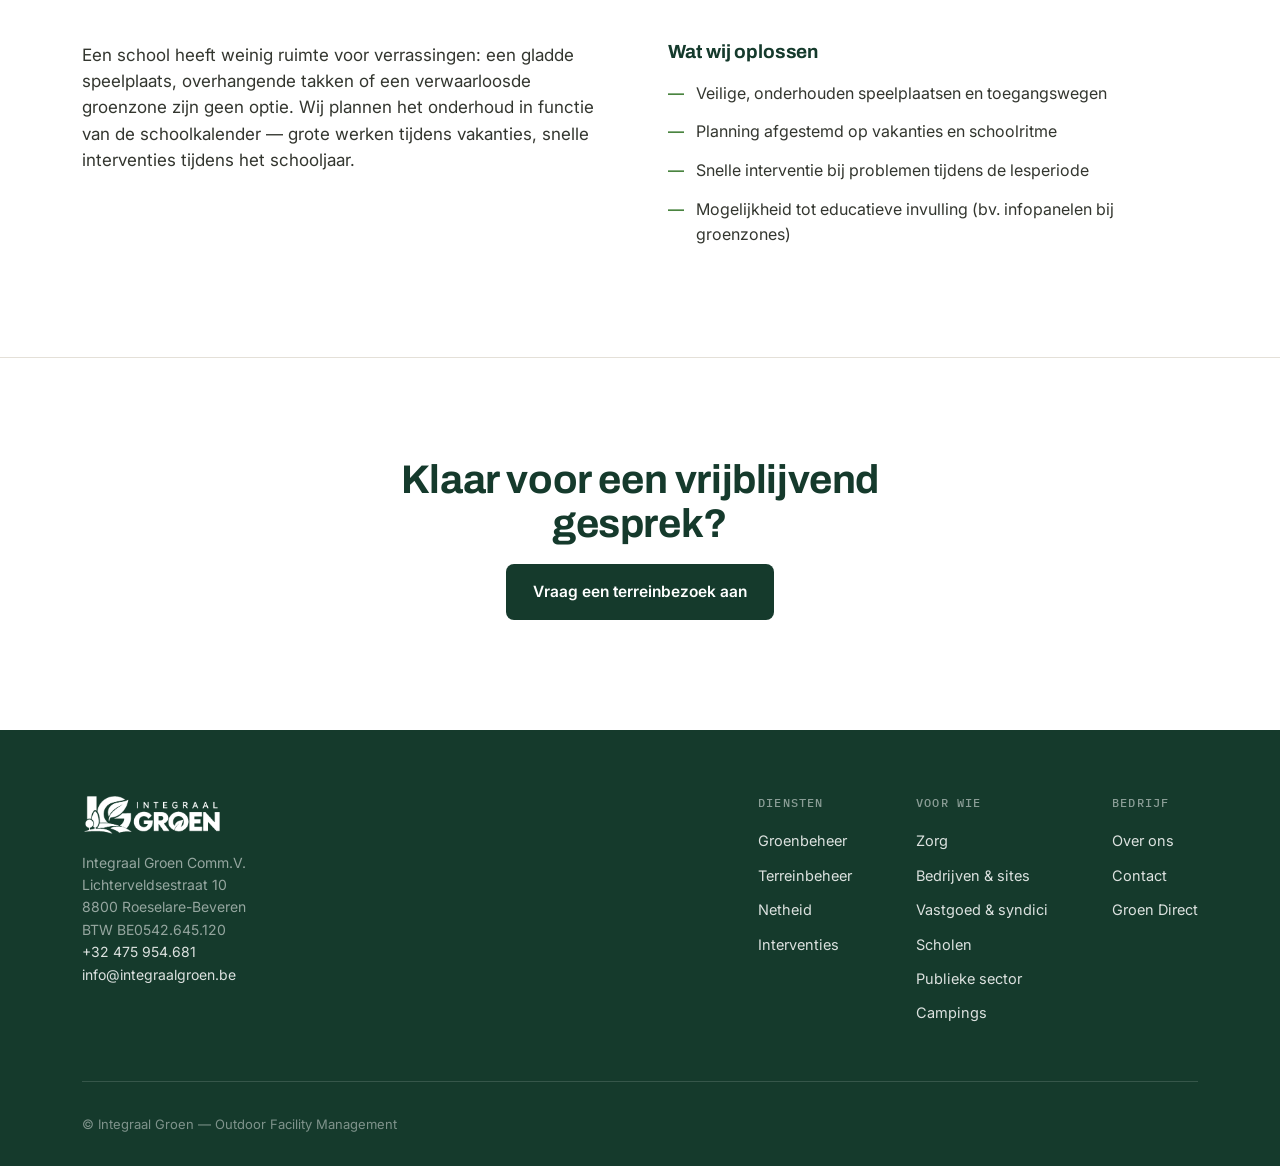
<file: scholen.html>
<!DOCTYPE html>
<html lang="nl">
<head>
<meta charset="UTF-8">
<meta name="viewport" content="width=device-width, initial-scale=1.0">
<title>Scholen — Integraal Groen</title>
<meta name="description" content="Speelplaatsen, groenzones en toegangswegen die functioneel, veilig en representatief blijven — afgestemd op het schoolritme.">
<link rel="preconnect" href="https://fonts.googleapis.com">
<link rel="preconnect" href="https://fonts.gstatic.com" crossorigin>
<link href="https://fonts.googleapis.com/css2?family=Archivo:wght@500;600;700;800&family=Inter:wght@400;500;600&family=IBM+Plex+Mono:wght@400;500&display=swap" rel="stylesheet">
<link rel="stylesheet" href="style.css">
</head>
<body>
<header>
  <nav class="wrap">
    <a href="index.html"><img class="logo-mark" src="assets/logo.png" alt="Integraal Groen — Outdoor Facility Management"></a>
    <button class="nav-toggle" id="navToggle" aria-expanded="false" aria-controls="navLinks" aria-label="Menu openen">
      <span class="bar"></span>
    </button>
    <div class="nav-links" id="navLinks">
      <a href="index.html#diensten">Diensten</a>
      <div class="dropdown" id="voorWieDropdown">
        <a href="javascript:void(0)" id="voorWieToggle" aria-current="page">Voor wie ▾</a>
        <div class="dropdown-menu">
          <a href="zorg.html">Zorg</a>
          <a href="bedrijven.html">Bedrijven &amp; sites</a>
          <a href="vastgoed.html">Residentieel vastgoed &amp; syndici</a>
          <a href="scholen.html">Scholen</a>
          <a href="publieke-sector.html">Publieke sector</a>
          <a href="campings.html">Vakantieparken &amp; campings</a>
        </div>
      </div>
      <a href="over-ons.html">Over ons</a>
      <a href="contact.html">Contact</a>
      <a href="groendirect.html" class="btn-nav">Groen Direct</a>
    </div>
  </nav>
</header>
<main>

  <section class="hero">
    <div class="wrap">
      <span class="eyebrow reveal">Voor wie — Scholen</span>
      <h1 class="reveal">Een schoolomgeving die het hele jaar veilig en verzorgd blijft</h1>
      <p class="reveal">Speelplaatsen, groenzones en toegangswegen die functioneel, veilig en representatief blijven — afgestemd op het ritme van het schooljaar.</p>
      <div class="btn-row reveal">
        <a href="contact.html" class="btn btn-primary">Vraag een terreinbezoek aan</a>
      </div>
    </div>
  </section>

  <section>
    <div class="wrap">
      <div class="photo-banner has-photo reveal"><img class="fill-img" src="assets/IG_scholen.png" alt="Scholen"></div>
    </div>
  </section>

  <section style="padding-top:0;">
    <div class="wrap two-col reveal">
      <div class="content-block">
        <p>Een school heeft weinig ruimte voor verrassingen: een gladde speelplaats, overhangende takken of een verwaarloosde groenzone zijn geen optie. Wij plannen het onderhoud in functie van de schoolkalender — grote werken tijdens vakanties, snelle interventies tijdens het schooljaar.</p>
      </div>
      <div>
        <h3 style="font-size:19px; margin-bottom:18px;">Wat wij oplossen</h3>
        <ul class="checklist">
        <li>Veilige, onderhouden speelplaatsen en toegangswegen</li>
        <li>Planning afgestemd op vakanties en schoolritme</li>
        <li>Snelle interventie bij problemen tijdens de lesperiode</li>
        <li>Mogelijkheid tot educatieve invulling (bv. infopanelen bij groenzones)</li>
        </ul>
      </div>
    </div>
  </section>

  <section class="closing" style="border-top:1px solid var(--line);">
    <div class="wrap">
      <h2 class="reveal">Klaar voor een vrijblijvend gesprek?</h2>
      <a href="contact.html" class="btn btn-primary reveal">Vraag een terreinbezoek aan</a>
    </div>
  </section>

</main>
<footer>
  <div class="wrap">
    <div class="footer-top">
      <div class="footer-brand">
        <img class="footer-logo" src="assets/logo-white.png" alt="Integraal Groen">
        <p>
          Integraal Groen Comm.V.<br>
          Lichterveldsestraat 10<br>
          8800 Roeselare-Beveren<br>
          BTW BE0542.645.120<br>
          <a href="tel:+32475954681" style="color:rgba(255,255,255,0.85);">+32 475 954.681</a><br>
          <a href="mailto:info@integraalgroen.be" style="color:rgba(255,255,255,0.85);">info@integraalgroen.be</a>
        </p>
      </div>
      <div class="footer-cols">
        <div class="footer-col">
          <h5>Diensten</h5>
          <a href="index.html#diensten">Groenbeheer</a>
          <a href="index.html#diensten">Terreinbeheer</a>
          <a href="index.html#diensten">Netheid</a>
          <a href="groendirect.html">Interventies</a>
        </div>
        <div class="footer-col">
          <h5>Voor wie</h5>
          <a href="zorg.html">Zorg</a>
          <a href="bedrijven.html">Bedrijven &amp; sites</a>
          <a href="vastgoed.html">Vastgoed &amp; syndici</a>
          <a href="scholen.html">Scholen</a>
          <a href="publieke-sector.html">Publieke sector</a>
          <a href="campings.html">Campings</a>
        </div>
        <div class="footer-col">
          <h5>Bedrijf</h5>
          <a href="over-ons.html">Over ons</a>
          <a href="contact.html">Contact</a>
          <a href="groendirect.html">Groen Direct</a>
        </div>
      </div>
    </div>
    <div class="footer-bottom">
      <span>© Integraal Groen — Outdoor Facility Management</span>
    </div>
  </div>
</footer>

<script>
  // Scroll reveal
  if('IntersectionObserver' in window){
    const obs = new IntersectionObserver((entries)=>{
      entries.forEach(e=>{
        if(e.isIntersecting){ e.target.classList.add('in'); obs.unobserve(e.target); }
      });
    }, {threshold:0.12});
    document.querySelectorAll('.reveal').forEach(el=>obs.observe(el));
  } else {
    document.querySelectorAll('.reveal').forEach(el=>el.classList.add('in'));
  }

  // Mobile nav toggle
  const navToggle = document.getElementById('navToggle');
  const navLinks = document.getElementById('navLinks');
  if(navToggle){
    navToggle.addEventListener('click', ()=>{
      const open = navLinks.classList.toggle('open');
      navToggle.setAttribute('aria-expanded', open ? 'true' : 'false');
    });
  }
  // Mobile "Voor wie" submenu toggle (tap to expand instead of hover on touch)
  const vwToggle = document.getElementById('voorWieToggle');
  const vwDropdown = document.getElementById('voorWieDropdown');
  if(vwToggle){
    vwToggle.addEventListener('click', (e)=>{
      if(window.innerWidth <= 980){
        e.preventDefault();
        vwDropdown.classList.toggle('open');
      }
    });
  }
  // Close mobile menu when a real link is clicked
  document.querySelectorAll('.nav-links a:not(#voorWieToggle)').forEach(a=>{
    a.addEventListener('click', ()=>{
      navLinks.classList.remove('open');
      if(navToggle) navToggle.setAttribute('aria-expanded','false');
    });
  });
</script>
</body>
</html>
</file>
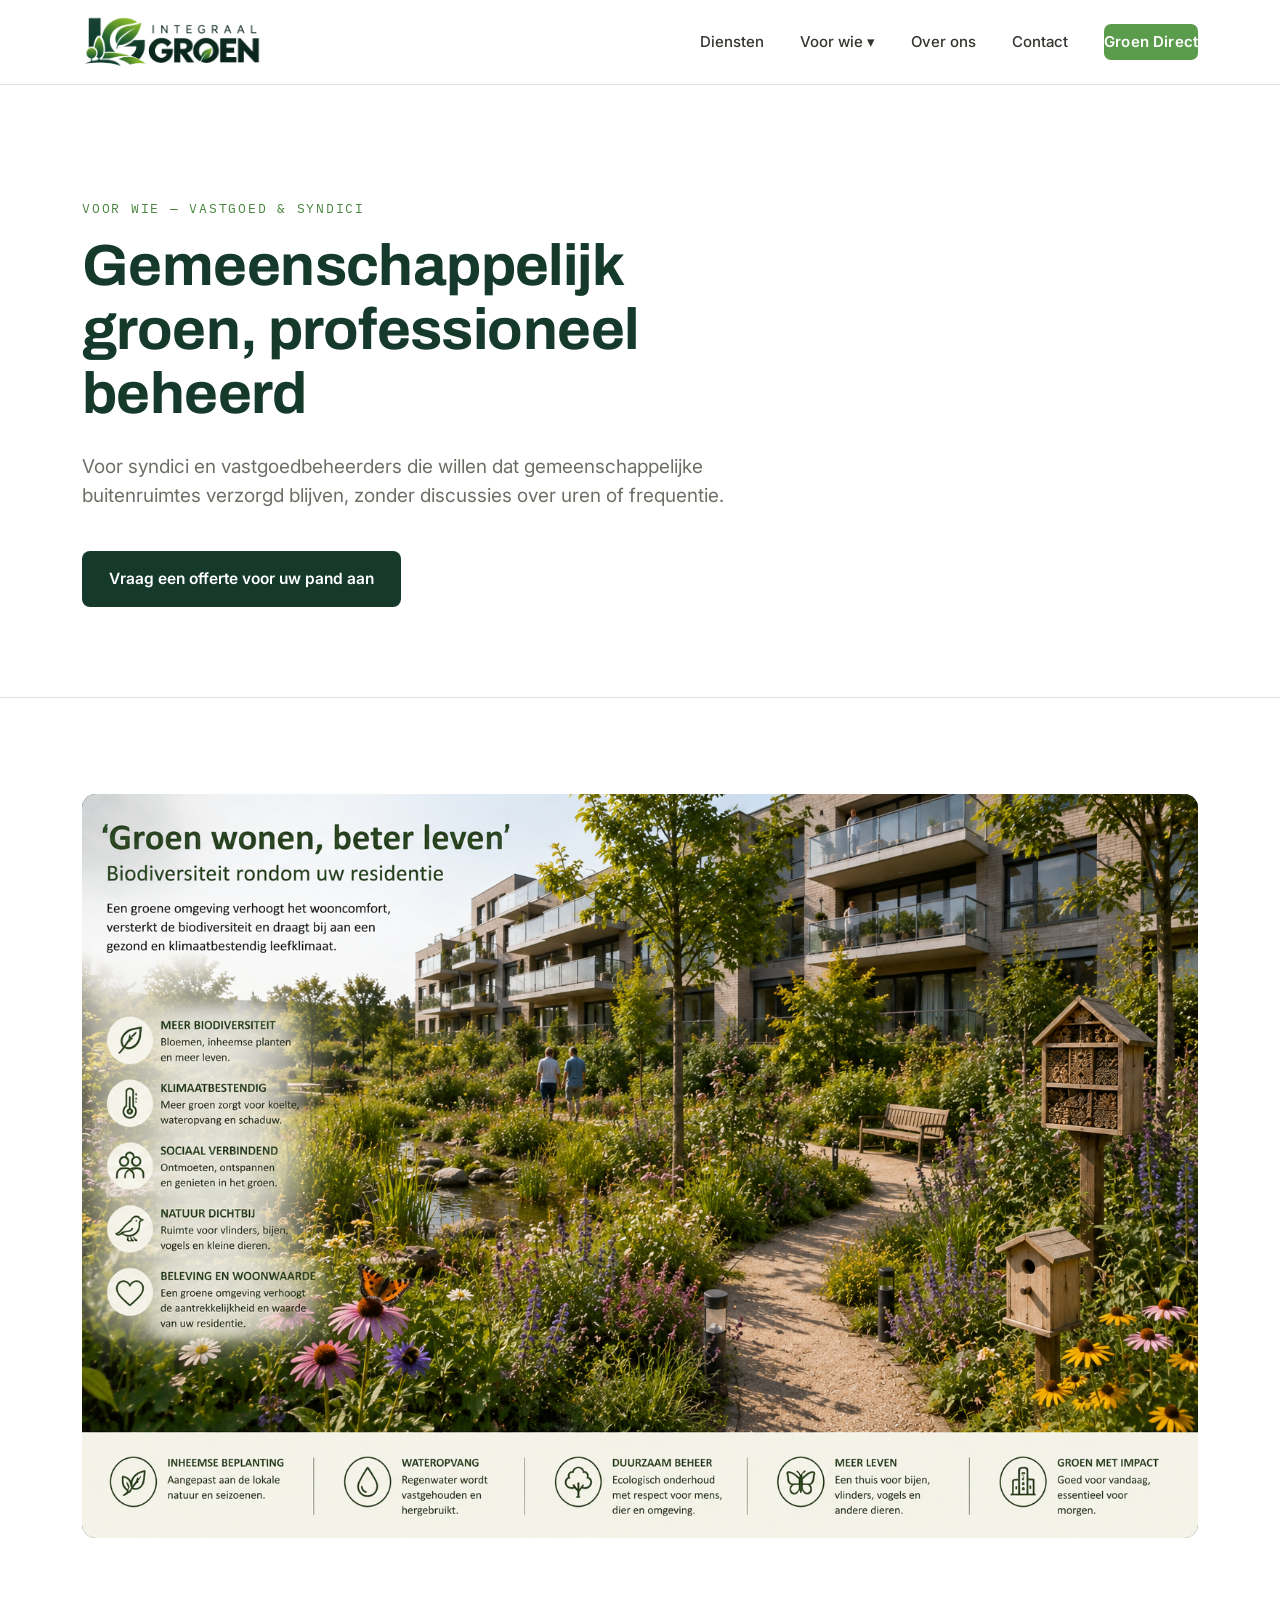
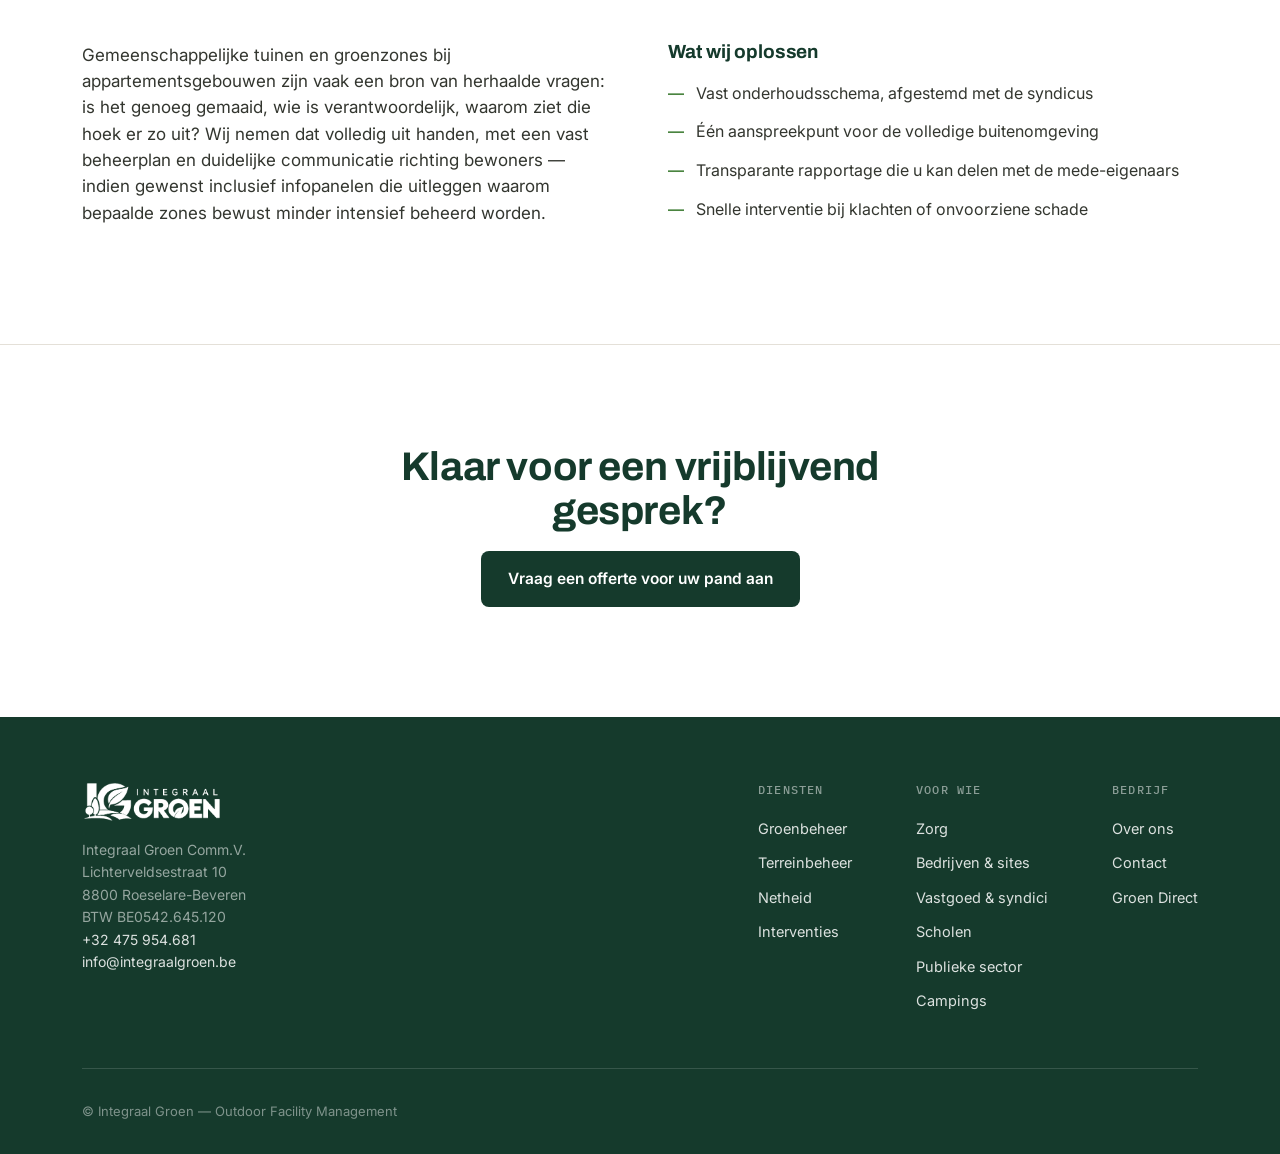
<file: vastgoed.html>
<!DOCTYPE html>
<html lang="nl">
<head>
<meta charset="UTF-8">
<meta name="viewport" content="width=device-width, initial-scale=1.0">
<title>Residentieel vastgoed & syndici — Integraal Groen</title>
<meta name="description" content="Professioneel beheer van gemeenschappelijke buitenruimtes voor syndici en vastgoedbeheerders.">
<link rel="preconnect" href="https://fonts.googleapis.com">
<link rel="preconnect" href="https://fonts.gstatic.com" crossorigin>
<link href="https://fonts.googleapis.com/css2?family=Archivo:wght@500;600;700;800&family=Inter:wght@400;500;600&family=IBM+Plex+Mono:wght@400;500&display=swap" rel="stylesheet">
<link rel="stylesheet" href="style.css">
</head>
<body>
<header>
  <nav class="wrap">
    <a href="index.html"><img class="logo-mark" src="assets/logo.png" alt="Integraal Groen — Outdoor Facility Management"></a>
    <button class="nav-toggle" id="navToggle" aria-expanded="false" aria-controls="navLinks" aria-label="Menu openen">
      <span class="bar"></span>
    </button>
    <div class="nav-links" id="navLinks">
      <a href="index.html#diensten">Diensten</a>
      <div class="dropdown" id="voorWieDropdown">
        <a href="javascript:void(0)" id="voorWieToggle" aria-current="page">Voor wie ▾</a>
        <div class="dropdown-menu">
          <a href="zorg.html">Zorg</a>
          <a href="bedrijven.html">Bedrijven &amp; sites</a>
          <a href="vastgoed.html">Residentieel vastgoed &amp; syndici</a>
          <a href="scholen.html">Scholen</a>
          <a href="publieke-sector.html">Publieke sector</a>
          <a href="campings.html">Vakantieparken &amp; campings</a>
        </div>
      </div>
      <a href="over-ons.html">Over ons</a>
      <a href="contact.html">Contact</a>
      <a href="groendirect.html" class="btn-nav">Groen Direct</a>
    </div>
  </nav>
</header>
<main>

  <section class="hero">
    <div class="wrap">
      <span class="eyebrow reveal">Voor wie — Vastgoed & syndici</span>
      <h1 class="reveal">Gemeenschappelijk groen, professioneel beheerd</h1>
      <p class="reveal">Voor syndici en vastgoedbeheerders die willen dat gemeenschappelijke buitenruimtes verzorgd blijven, zonder discussies over uren of frequentie.</p>
      <div class="btn-row reveal">
        <a href="contact.html" class="btn btn-primary">Vraag een offerte voor uw pand aan</a>
      </div>
    </div>
  </section>

  <section>
    <div class="wrap">
      <div class="photo-banner has-photo reveal"><img class="fill-img" src="assets/IG_residenties.png" alt="Vastgoed & syndici"></div>
    </div>
  </section>

  <section style="padding-top:0;">
    <div class="wrap two-col reveal">
      <div class="content-block">
        <p>Gemeenschappelijke tuinen en groenzones bij appartementsgebouwen zijn vaak een bron van herhaalde vragen: is het genoeg gemaaid, wie is verantwoordelijk, waarom ziet die hoek er zo uit? Wij nemen dat volledig uit handen, met een vast beheerplan en duidelijke communicatie richting bewoners — indien gewenst inclusief infopanelen die uitleggen waarom bepaalde zones bewust minder intensief beheerd worden.</p>
      </div>
      <div>
        <h3 style="font-size:19px; margin-bottom:18px;">Wat wij oplossen</h3>
        <ul class="checklist">
        <li>Vast onderhoudsschema, afgestemd met de syndicus</li>
        <li>Één aanspreekpunt voor de volledige buitenomgeving</li>
        <li>Transparante rapportage die u kan delen met de mede-eigenaars</li>
        <li>Snelle interventie bij klachten of onvoorziene schade</li>
        </ul>
      </div>
    </div>
  </section>

  <section class="closing" style="border-top:1px solid var(--line);">
    <div class="wrap">
      <h2 class="reveal">Klaar voor een vrijblijvend gesprek?</h2>
      <a href="contact.html" class="btn btn-primary reveal">Vraag een offerte voor uw pand aan</a>
    </div>
  </section>

</main>
<footer>
  <div class="wrap">
    <div class="footer-top">
      <div class="footer-brand">
        <img class="footer-logo" src="assets/logo-white.png" alt="Integraal Groen">
        <p>
          Integraal Groen Comm.V.<br>
          Lichterveldsestraat 10<br>
          8800 Roeselare-Beveren<br>
          BTW BE0542.645.120<br>
          <a href="tel:+32475954681" style="color:rgba(255,255,255,0.85);">+32 475 954.681</a><br>
          <a href="mailto:info@integraalgroen.be" style="color:rgba(255,255,255,0.85);">info@integraalgroen.be</a>
        </p>
      </div>
      <div class="footer-cols">
        <div class="footer-col">
          <h5>Diensten</h5>
          <a href="index.html#diensten">Groenbeheer</a>
          <a href="index.html#diensten">Terreinbeheer</a>
          <a href="index.html#diensten">Netheid</a>
          <a href="groendirect.html">Interventies</a>
        </div>
        <div class="footer-col">
          <h5>Voor wie</h5>
          <a href="zorg.html">Zorg</a>
          <a href="bedrijven.html">Bedrijven &amp; sites</a>
          <a href="vastgoed.html">Vastgoed &amp; syndici</a>
          <a href="scholen.html">Scholen</a>
          <a href="publieke-sector.html">Publieke sector</a>
          <a href="campings.html">Campings</a>
        </div>
        <div class="footer-col">
          <h5>Bedrijf</h5>
          <a href="over-ons.html">Over ons</a>
          <a href="contact.html">Contact</a>
          <a href="groendirect.html">Groen Direct</a>
        </div>
      </div>
    </div>
    <div class="footer-bottom">
      <span>© Integraal Groen — Outdoor Facility Management</span>
    </div>
  </div>
</footer>

<script>
  // Scroll reveal
  if('IntersectionObserver' in window){
    const obs = new IntersectionObserver((entries)=>{
      entries.forEach(e=>{
        if(e.isIntersecting){ e.target.classList.add('in'); obs.unobserve(e.target); }
      });
    }, {threshold:0.12});
    document.querySelectorAll('.reveal').forEach(el=>obs.observe(el));
  } else {
    document.querySelectorAll('.reveal').forEach(el=>el.classList.add('in'));
  }

  // Mobile nav toggle
  const navToggle = document.getElementById('navToggle');
  const navLinks = document.getElementById('navLinks');
  if(navToggle){
    navToggle.addEventListener('click', ()=>{
      const open = navLinks.classList.toggle('open');
      navToggle.setAttribute('aria-expanded', open ? 'true' : 'false');
    });
  }
  // Mobile "Voor wie" submenu toggle (tap to expand instead of hover on touch)
  const vwToggle = document.getElementById('voorWieToggle');
  const vwDropdown = document.getElementById('voorWieDropdown');
  if(vwToggle){
    vwToggle.addEventListener('click', (e)=>{
      if(window.innerWidth <= 980){
        e.preventDefault();
        vwDropdown.classList.toggle('open');
      }
    });
  }
  // Close mobile menu when a real link is clicked
  document.querySelectorAll('.nav-links a:not(#voorWieToggle)').forEach(a=>{
    a.addEventListener('click', ()=>{
      navLinks.classList.remove('open');
      if(navToggle) navToggle.setAttribute('aria-expanded','false');
    });
  });
</script>
</body>
</html>
</file>
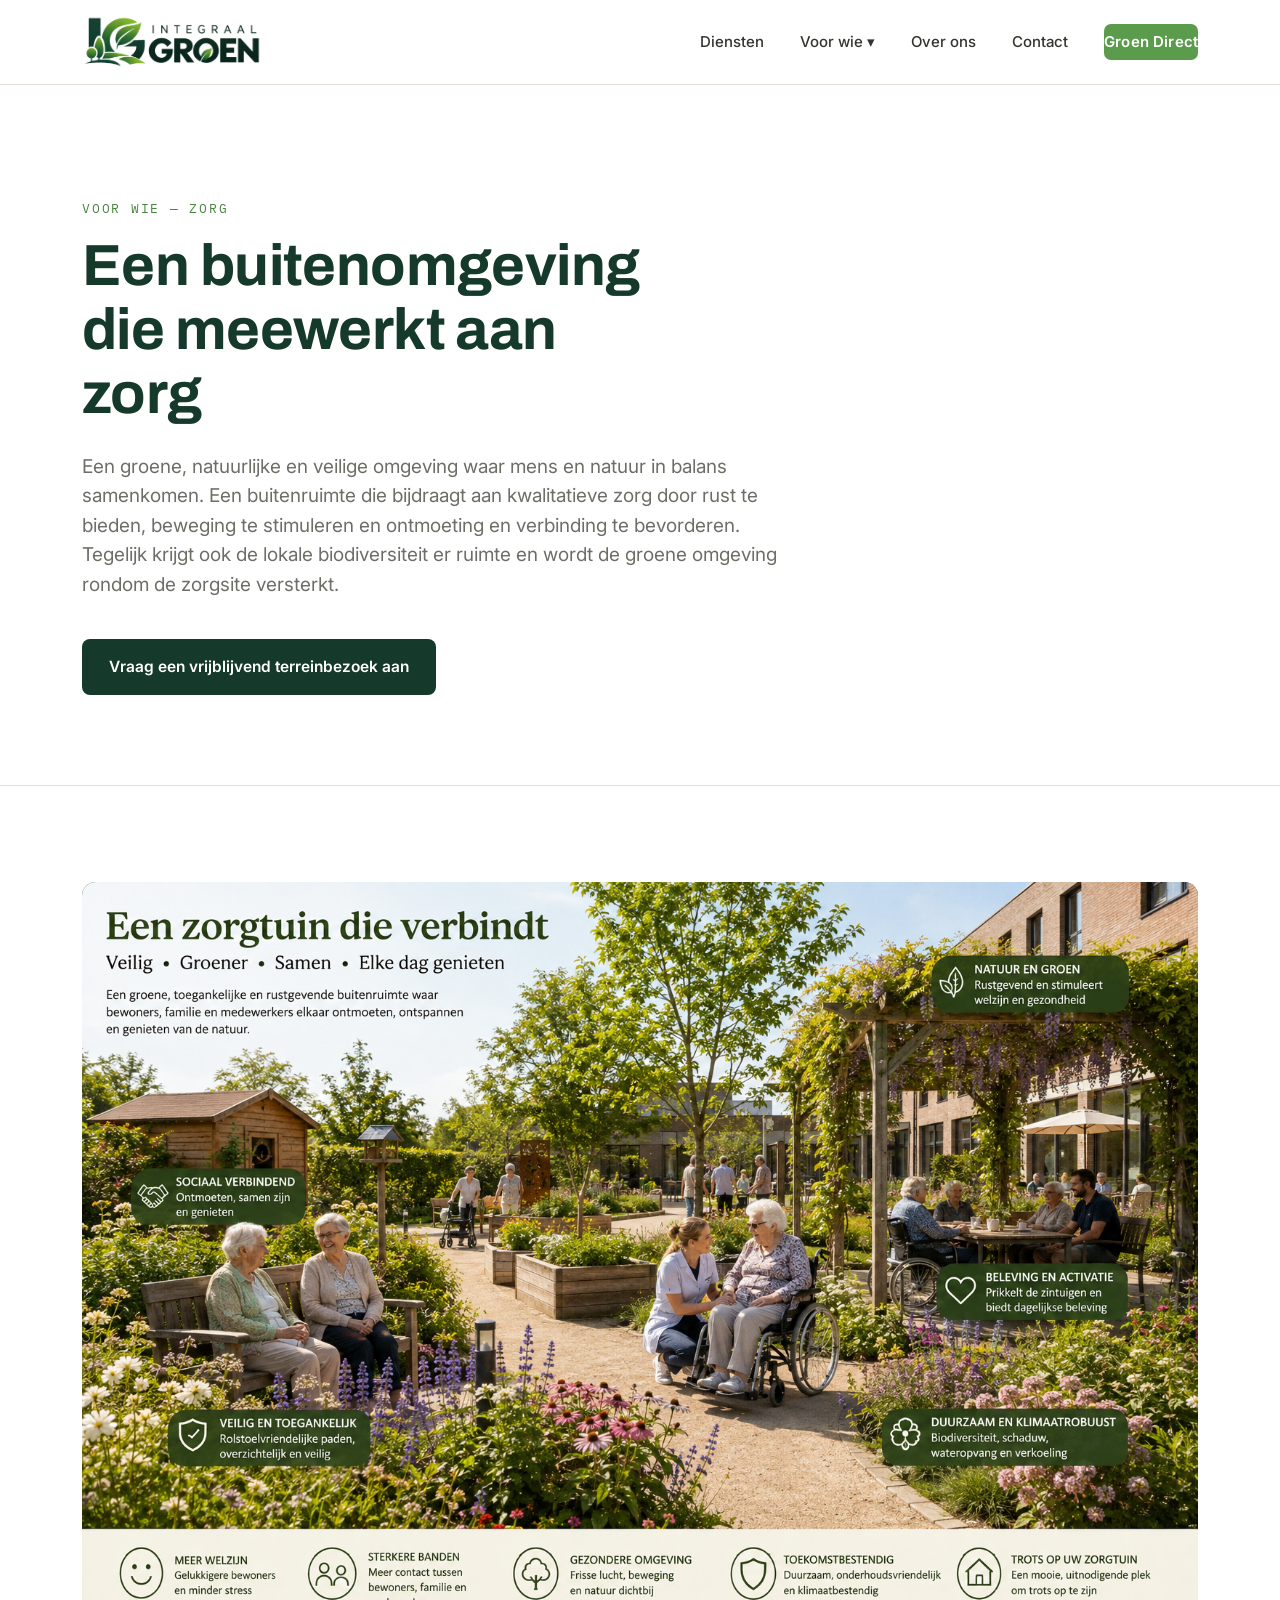
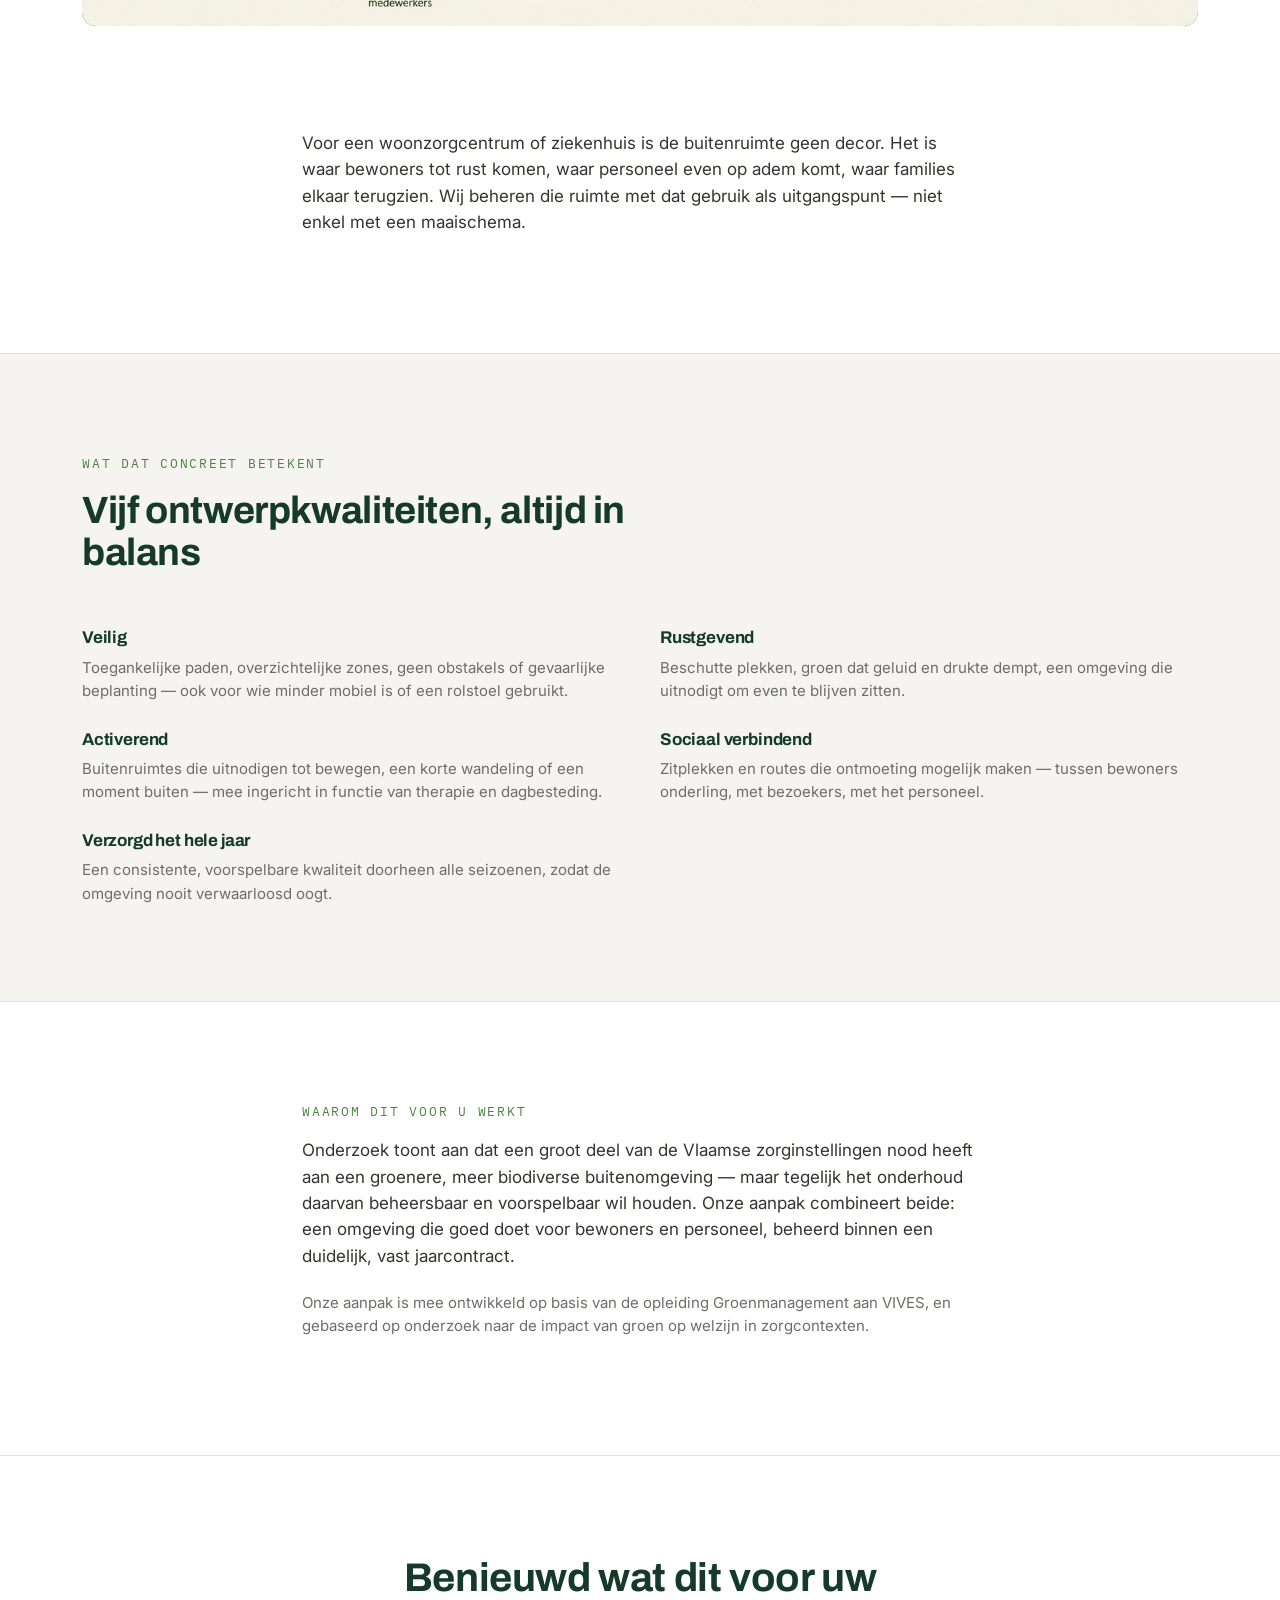
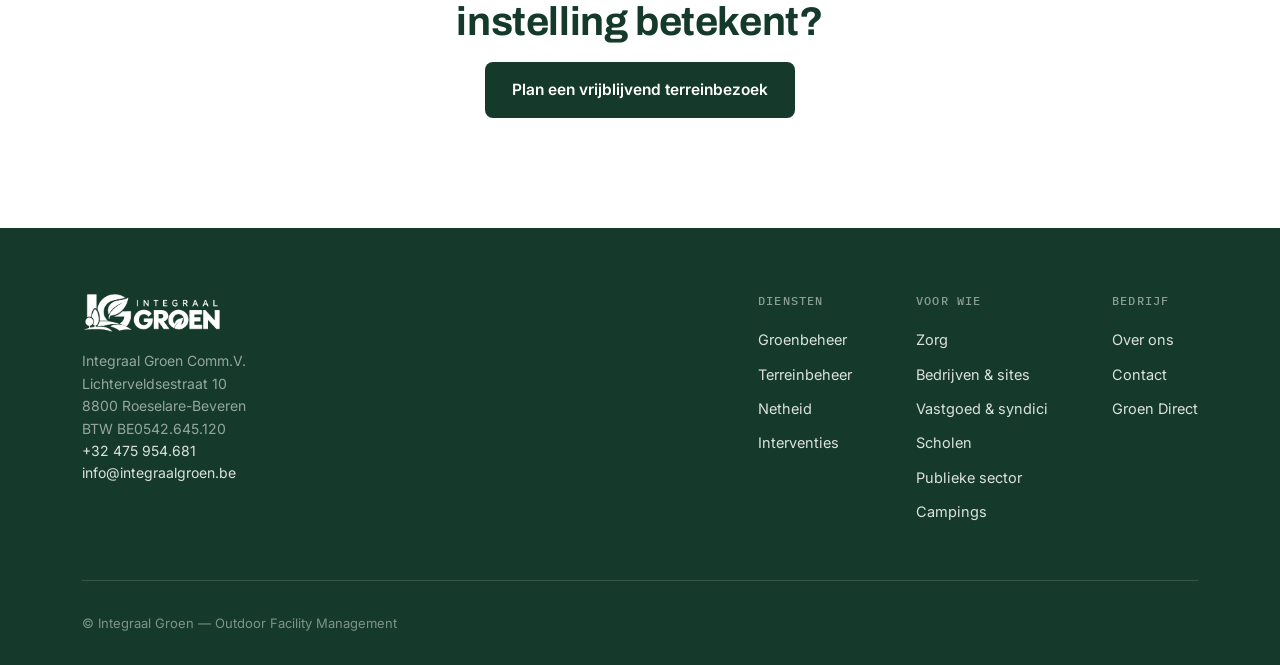
<file: zorg.html>
<!DOCTYPE html>
<html lang="nl">
<head>
<meta charset="UTF-8">
<meta name="viewport" content="width=device-width, initial-scale=1.0">
<title>Zorg — Integraal Groen</title>
<meta name="description" content="Een veilige, verzorgde en rustgevende buitenomgeving voor woonzorgcentra, ziekenhuizen en zorgcampussen.">
<link rel="preconnect" href="https://fonts.googleapis.com">
<link rel="preconnect" href="https://fonts.gstatic.com" crossorigin>
<link href="https://fonts.googleapis.com/css2?family=Archivo:wght@500;600;700;800&family=Inter:wght@400;500;600&family=IBM+Plex+Mono:wght@400;500&display=swap" rel="stylesheet">
<link rel="stylesheet" href="style.css">
</head>
<body>
<header>
  <nav class="wrap">
    <a href="index.html"><img class="logo-mark" src="assets/logo.png" alt="Integraal Groen — Outdoor Facility Management"></a>
    <button class="nav-toggle" id="navToggle" aria-expanded="false" aria-controls="navLinks" aria-label="Menu openen">
      <span class="bar"></span>
    </button>
    <div class="nav-links" id="navLinks">
      <a href="index.html#diensten">Diensten</a>
      <div class="dropdown" id="voorWieDropdown">
        <a href="javascript:void(0)" id="voorWieToggle" aria-current="page">Voor wie ▾</a>
        <div class="dropdown-menu">
          <a href="zorg.html">Zorg</a>
          <a href="bedrijven.html">Bedrijven &amp; sites</a>
          <a href="vastgoed.html">Residentieel vastgoed &amp; syndici</a>
          <a href="scholen.html">Scholen</a>
          <a href="publieke-sector.html">Publieke sector</a>
          <a href="campings.html">Vakantieparken &amp; campings</a>
        </div>
      </div>
      <a href="over-ons.html">Over ons</a>
      <a href="contact.html">Contact</a>
      <a href="groendirect.html" class="btn-nav">Groen Direct</a>
    </div>
  </nav>
</header>
<main>

  <section class="hero">
    <div class="wrap">
      <span class="eyebrow reveal">Voor wie — Zorg</span>
      <h1 class="reveal">Een buitenomgeving die meewerkt aan zorg</h1>
      <p class="reveal">Een groene, natuurlijke en veilige omgeving waar mens en natuur in balans samenkomen. Een buitenruimte die bijdraagt aan kwalitatieve zorg door rust te bieden, beweging te stimuleren en ontmoeting en verbinding te bevorderen. Tegelijk krijgt ook de lokale biodiversiteit er ruimte en wordt de groene omgeving rondom de zorgsite versterkt.</p>
      <div class="btn-row reveal">
        <a href="contact.html" class="btn btn-primary">Vraag een vrijblijvend terreinbezoek aan</a>
      </div>
    </div>
  </section>

  <section>
    <div class="wrap">
      <div class="photo-banner has-photo reveal"><img class="fill-img" src="assets/IG_woonzorg.png" alt="Zorgomgeving met wandelpad en bankjes"></div>
    </div>
  </section>

  <section style="padding-top:0;">
    <div class="wrap content-block reveal">
      <p>Voor een woonzorgcentrum of ziekenhuis is de buitenruimte geen decor. Het is waar bewoners tot rust komen, waar personeel even op adem komt, waar families elkaar terugzien. Wij beheren die ruimte met dat gebruik als uitgangspunt — niet enkel met een maaischema.</p>
    </div>
  </section>

  <section style="background:var(--grey-warm); border-top:1px solid var(--line); border-bottom:1px solid var(--line);">
    <div class="wrap">
      <div class="section-head reveal">
        <span class="eyebrow">Wat dat concreet betekent</span>
        <h2>Vijf ontwerpkwaliteiten, altijd in balans</h2>
      </div>
      <div class="quality-grid reveal">
        <div class="quality-item"><h4>Veilig</h4><p>Toegankelijke paden, overzichtelijke zones, geen obstakels of gevaarlijke beplanting — ook voor wie minder mobiel is of een rolstoel gebruikt.</p></div>
        <div class="quality-item"><h4>Rustgevend</h4><p>Beschutte plekken, groen dat geluid en drukte dempt, een omgeving die uitnodigt om even te blijven zitten.</p></div>
        <div class="quality-item"><h4>Activerend</h4><p>Buitenruimtes die uitnodigen tot bewegen, een korte wandeling of een moment buiten — mee ingericht in functie van therapie en dagbesteding.</p></div>
        <div class="quality-item"><h4>Sociaal verbindend</h4><p>Zitplekken en routes die ontmoeting mogelijk maken — tussen bewoners onderling, met bezoekers, met het personeel.</p></div>
        <div class="quality-item"><h4>Verzorgd het hele jaar</h4><p>Een consistente, voorspelbare kwaliteit doorheen alle seizoenen, zodat de omgeving nooit verwaarloosd oogt.</p></div>
      </div>
    </div>
  </section>

  <section>
    <div class="wrap content-block reveal">
      <span class="eyebrow">Waarom dit voor u werkt</span>
      <p>Onderzoek toont aan dat een groot deel van de Vlaamse zorginstellingen nood heeft aan een groenere, meer biodiverse buitenomgeving — maar tegelijk het onderhoud daarvan beheersbaar en voorspelbaar wil houden. Onze aanpak combineert beide: een omgeving die goed doet voor bewoners en personeel, beheerd binnen een duidelijk, vast jaarcontract.</p>
      <p style="font-size:15px; color:var(--ink-soft);">Onze aanpak is mee ontwikkeld op basis van de opleiding Groenmanagement aan VIVES, en gebaseerd op onderzoek naar de impact van groen op welzijn in zorgcontexten.</p>

      <!--
      <blockquote>
        "De omgeving hoeft niet groot te zijn. Een rustige hoek met een bankje, wat schaduw en groen — dat maakt al een verschil voor wie hier verblijft."
        <cite>— [naam, functie — aan te vullen na eerste referentieproject]</cite>
      </blockquote>
      -->
    </div>
  </section>

  <section class="closing" style="border-top:1px solid var(--line);">
    <div class="wrap">
      <h2 class="reveal">Benieuwd wat dit voor uw instelling betekent?</h2>
      <a href="contact.html" class="btn btn-primary reveal">Plan een vrijblijvend terreinbezoek</a>
    </div>
  </section>

</main>
<footer>
  <div class="wrap">
    <div class="footer-top">
      <div class="footer-brand">
        <img class="footer-logo" src="assets/logo-white.png" alt="Integraal Groen">
        <p>
          Integraal Groen Comm.V.<br>
          Lichterveldsestraat 10<br>
          8800 Roeselare-Beveren<br>
          BTW BE0542.645.120<br>
          <a href="tel:+32475954681" style="color:rgba(255,255,255,0.85);">+32 475 954.681</a><br>
          <a href="mailto:info@integraalgroen.be" style="color:rgba(255,255,255,0.85);">info@integraalgroen.be</a>
        </p>
      </div>
      <div class="footer-cols">
        <div class="footer-col">
          <h5>Diensten</h5>
          <a href="index.html#diensten">Groenbeheer</a>
          <a href="index.html#diensten">Terreinbeheer</a>
          <a href="index.html#diensten">Netheid</a>
          <a href="groendirect.html">Interventies</a>
        </div>
        <div class="footer-col">
          <h5>Voor wie</h5>
          <a href="zorg.html">Zorg</a>
          <a href="bedrijven.html">Bedrijven &amp; sites</a>
          <a href="vastgoed.html">Vastgoed &amp; syndici</a>
          <a href="scholen.html">Scholen</a>
          <a href="publieke-sector.html">Publieke sector</a>
          <a href="campings.html">Campings</a>
        </div>
        <div class="footer-col">
          <h5>Bedrijf</h5>
          <a href="over-ons.html">Over ons</a>
          <a href="contact.html">Contact</a>
          <a href="groendirect.html">Groen Direct</a>
        </div>
      </div>
    </div>
    <div class="footer-bottom">
      <span>© Integraal Groen — Outdoor Facility Management</span>
    </div>
  </div>
</footer>

<script>
  // Scroll reveal
  if('IntersectionObserver' in window){
    const obs = new IntersectionObserver((entries)=>{
      entries.forEach(e=>{
        if(e.isIntersecting){ e.target.classList.add('in'); obs.unobserve(e.target); }
      });
    }, {threshold:0.12});
    document.querySelectorAll('.reveal').forEach(el=>obs.observe(el));
  } else {
    document.querySelectorAll('.reveal').forEach(el=>el.classList.add('in'));
  }

  // Before/after vergelijkingssliders
  document.querySelectorAll('.ba-slider').forEach(slider=>{
    const range = slider.querySelector('.ba-range');
    if(!range) return;
    const update = ()=> slider.style.setProperty('--pos', range.value + '%');
    update();
    range.addEventListener('input', update);
  });

  // Mobile nav toggle
  const navToggle = document.getElementById('navToggle');
  const navLinks = document.getElementById('navLinks');
  if(navToggle){
    navToggle.addEventListener('click', ()=>{
      const open = navLinks.classList.toggle('open');
      navToggle.setAttribute('aria-expanded', open ? 'true' : 'false');
    });
  }
  // Mobile "Voor wie" submenu toggle (tap to expand instead of hover on touch)
  const vwToggle = document.getElementById('voorWieToggle');
  const vwDropdown = document.getElementById('voorWieDropdown');
  if(vwToggle){
    vwToggle.addEventListener('click', (e)=>{
      if(window.innerWidth <= 980){
        e.preventDefault();
        vwDropdown.classList.toggle('open');
      }
    });
  }
  // Close mobile menu when a real link is clicked
  document.querySelectorAll('.nav-links a:not(#voorWieToggle)').forEach(a=>{
    a.addEventListener('click', ()=>{
      navLinks.classList.remove('open');
      if(navToggle) navToggle.setAttribute('aria-expanded','false');
    });
  });
</script>
</body>
</html>
</file>
<file: style.css>
/* ===========================================================
   Integraal Groen — Outdoor Facility Management
   Shared stylesheet for all pages
   =========================================================== */

:root{
  --white:#FFFFFF;
  --green-deep:#153A2C;
  --green-deep-2:#1E4A38;
  --green-fresh:#5B9C4C;
  --green-fresh-dark:#4A8440;
  --grey-warm:#F6F4F0;
  --line:#E4E0D8;
  --ink:#33362F;
  --ink-soft:#6B6F66;
}
*{box-sizing:border-box; margin:0; padding:0;}
html{scroll-behavior:smooth;}
body{
  font-family:'Inter', sans-serif;
  color:var(--ink);
  background:var(--white);
  line-height:1.55;
  -webkit-font-smoothing:antialiased;
}
h1,h2,h3,h4{
  font-family:'Archivo', sans-serif;
  color:var(--green-deep);
  font-weight:700;
  letter-spacing:-0.01em;
  line-height:1.1;
}
.mono{ font-family:'IBM Plex Mono', monospace; }
a{color:inherit; text-decoration:none;}
img{max-width:100%; display:block;}
.wrap{ max-width:1180px; margin:0 auto; padding:0 32px; }
section{padding:96px 0;}

.reveal{opacity:0; transform:translateY(18px); transition:opacity .7s ease, transform .7s ease;}
.reveal.in{opacity:1; transform:translateY(0);}
@media (prefers-reduced-motion: reduce){
  .reveal{opacity:1; transform:none; transition:none;}
  html{scroll-behavior:auto;}
}
noscript .reveal, .no-js .reveal{opacity:1 !important; transform:none !important;}

.eyebrow{
  font-family:'IBM Plex Mono', monospace;
  font-size:12.5px; letter-spacing:0.14em; text-transform:uppercase;
  color:var(--green-fresh-dark); margin-bottom:16px; display:inline-block;
}

/* ---------- NAV ---------- */
header{
  position:sticky; top:0; z-index:100;
  background:rgba(255,255,255,0.98);
  border-bottom:1px solid var(--line);
}
nav.wrap{
  display:flex; align-items:center; justify-content:space-between;
  height:84px;
}
.logo-mark{height:54px; width:auto;}
.nav-links{ display:flex; align-items:center; gap:36px; font-size:15px; font-weight:500; }
.nav-links a{ position:relative; color:var(--ink); padding:6px 0; }
.nav-links > a:not(.btn-nav)::after{
  content:''; position:absolute; left:0; bottom:0; width:0; height:2px;
  background:var(--green-fresh); transition:width .25s ease;
}
.nav-links > a:not(.btn-nav):hover::after{width:100%;}
.dropdown{position:relative;}
.dropdown-menu{
  position:absolute; top:calc(100% + 14px); left:50%; transform:translate(-50%,6px);
  background:var(--white); border:1px solid var(--line); border-radius:10px;
  box-shadow:0 16px 40px rgba(21,58,44,0.12);
  padding:10px; min-width:240px;
  opacity:0; visibility:hidden;
  transition:opacity .2s ease, transform .2s ease, visibility .2s;
}
.dropdown:hover .dropdown-menu, .dropdown:focus-within .dropdown-menu{
  opacity:1; visibility:visible; transform:translate(-50%,0);
}
.dropdown-menu a{display:block; padding:10px 14px; border-radius:6px; font-size:14.5px;}
.dropdown-menu a:hover{background:var(--grey-warm);}
.dropdown-menu a::after{display:none;}
.btn-nav{
  background:var(--green-fresh); color:#fff !important;
  padding:11px 20px; border-radius:7px; font-weight:600; letter-spacing:0.01em;
  transition:background .2s ease, transform .2s ease;
}
.btn-nav:hover{background:var(--green-fresh-dark); transform:translateY(-1px);}

/* ---- mobile hamburger ---- */
.nav-toggle{
  display:none;
  width:44px; height:44px;
  border:1px solid var(--line);
  border-radius:8px;
  background:var(--white);
  align-items:center; justify-content:center;
  cursor:pointer;
}
.nav-toggle .bar{
  position:relative; width:20px; height:2px; background:var(--green-deep);
  transition:background .2s ease;
}
.nav-toggle .bar::before, .nav-toggle .bar::after{
  content:''; position:absolute; left:0; width:20px; height:2px; background:var(--green-deep);
  transition:transform .25s ease, top .25s ease;
}
.nav-toggle .bar::before{ top:-6px; }
.nav-toggle .bar::after{ top:6px; }
.nav-toggle[aria-expanded="true"] .bar{ background:transparent; }
.nav-toggle[aria-expanded="true"] .bar::before{ top:0; transform:rotate(45deg); }
.nav-toggle[aria-expanded="true"] .bar::after{ top:0; transform:rotate(-45deg); }

@media (max-width: 980px){
  .nav-toggle{ display:flex; }
  .nav-links{
    display:none;
    position:fixed; top:84px; left:0; right:0; bottom:0;
    background:var(--white);
    border-bottom:1px solid var(--line);
    flex-direction:column; align-items:stretch; gap:0;
    overflow-y:auto;
    box-shadow:0 16px 30px rgba(21,58,44,0.08);
    z-index:200;
  }
  .nav-links.open{ display:flex; }
  .nav-links a{ padding:16px 32px; border-bottom:1px solid var(--line); }
  .nav-links > a:not(.btn-nav)::after{ display:none; }
  .dropdown-menu{
    position:static; transform:none; box-shadow:none; border:none; border-radius:0;
    opacity:1; visibility:visible; display:none; padding:0; min-width:0;
    background:var(--grey-warm);
  }
  .dropdown.open .dropdown-menu{ display:block; }
  .dropdown-menu a{ padding:14px 48px; border-bottom:1px solid var(--line); border-radius:0; }
  .btn-nav{ margin:16px 32px; text-align:center; }
}

/* ---------- HERO (generic, homepage + subpages) ---------- */
.hero{ padding:110px 0 90px; border-bottom:1px solid var(--line); overflow:hidden; }
.hero-flex{ display:flex; align-items:center; gap:8px; }
.hero-copy{ flex:0 0 54%; max-width:54%; position:relative; z-index:2; }
.hero-visual{ flex:1; min-width:0; margin-left:-110px; z-index:1; }
.hero-visual img{ width:100%; height:auto; display:block; }
@media (max-width:980px){
  .hero-flex{ flex-direction:column; align-items:stretch; }
  .hero-copy{ flex:1 1 auto; max-width:100%; }
  .hero-visual{ margin-left:0; margin-top:36px; order:2; max-width:520px; }
}
.hero h1{ font-size:clamp(34px, 5vw, 58px); max-width:17ch; margin-bottom:26px; }
.hero p{ font-size:19px; color:var(--ink-soft); max-width:58ch; margin-bottom:40px; }
.btn-row{ display:flex; gap:16px; flex-wrap:wrap; margin-bottom:0; }
.btn{
  display:inline-flex; align-items:center; gap:8px;
  padding:15px 26px; border-radius:8px; font-weight:600; font-size:15.5px;
  transition:all .2s ease; border:1.5px solid transparent;
}
.btn-primary{background:var(--green-deep); color:#fff;}
.btn-primary:hover{background:var(--green-deep-2); transform:translateY(-1px);}
.btn-secondary{background:transparent; color:var(--green-deep); border-color:var(--green-deep);}
.btn-secondary:hover{background:var(--green-deep); color:#fff;}

.service-tags{
  display:flex; flex-wrap:wrap; gap:0; font-family:'IBM Plex Mono', monospace; font-size:13px;
  color:var(--ink-soft); border-top:1px solid var(--line); padding-top:24px; margin-top:40px;
}
.service-tags span{padding-right:14px; margin-right:14px; border-right:1px solid var(--line);}
.service-tags span:last-child{border-right:none;}

/* ---------- SECTION HEAD ---------- */
.section-head{max-width:60ch; margin-bottom:56px;}
.section-head h2{font-size:clamp(28px,3vw,38px); margin-bottom:14px;}
.section-head p{color:var(--ink-soft); font-size:17px;}

/* ---------- METHODE / BIODIVERSITEIT SECTIE ---------- */
.method-layout{
  display:grid; grid-template-columns:1.1fr 0.9fr; gap:64px; align-items:center;
}
.method-layout h2{ font-size:clamp(28px,3vw,36px); margin-bottom:20px; }
.method-layout p{ font-size:16.5px; color:var(--ink); margin-bottom:18px; }
.method-layout em{ color:var(--green-deep); font-style:normal; font-weight:600; }
.method-chart{
  background:var(--grey-warm);
  border:1px solid var(--line);
  border-radius:14px;
  padding:32px;
}
.method-chart-label{
  display:block; font-size:12px; letter-spacing:.08em; text-transform:uppercase;
  color:var(--ink-soft); margin-bottom:24px;
}
.bars{
  display:flex; align-items:flex-end; gap:18px;
  height:160px;
  border-bottom:1px solid var(--line);
  padding-bottom:0;
}
.bar-col{ flex:1; display:flex; flex-direction:column; align-items:center; height:100%; justify-content:flex-end; gap:10px; }
.bar-col .bar{
  width:100%;
  background:linear-gradient(180deg, var(--green-fresh) 0%, var(--green-fresh-dark) 100%);
  border-radius:4px 4px 0 0;
}
.bar-col span{ font-size:11.5px; color:var(--ink-soft); }
.method-chart-note{ display:block; font-size:13px; color:var(--ink-soft); margin-top:18px; line-height:1.5; }

/* ---------- VOOR/NA VERGELIJKINGSSLIDER ---------- */
.ba-slider{
  position:relative; aspect-ratio:3/2; border-radius:14px; overflow:hidden;
  margin-bottom:8px; --pos:50%; background:var(--grey-warm);
}
.ba-slider img{ position:absolute; inset:0; width:100%; height:100%; object-fit:cover; display:block; pointer-events:none; }
.ba-after{ z-index:1; }
.ba-before{ z-index:2; clip-path:inset(0 calc(100% - var(--pos)) 0 0); }
.ba-divider{
  position:absolute; top:0; bottom:0; left:var(--pos); width:2px; background:#fff;
  transform:translateX(-1px); box-shadow:0 0 0 1px rgba(0,0,0,.15); z-index:3; pointer-events:none;
}
.ba-label{
  position:absolute; top:16px; z-index:3;
  font-family:'IBM Plex Mono', monospace; font-size:11.5px; letter-spacing:.06em; text-transform:uppercase;
  background:rgba(21,58,44,0.72); color:#fff; padding:6px 12px; border-radius:5px;
  pointer-events:none;
}
.ba-label-before{ left:16px; }
.ba-label-after{ right:16px; }
.ba-grip{
  position:absolute; top:50%; left:var(--pos); transform:translate(-50%,-50%);
  width:44px; height:44px; border-radius:50%; background:#fff;
  box-shadow:0 4px 14px rgba(0,0,0,.28);
  display:flex; align-items:center; justify-content:center;
  z-index:3; pointer-events:none;
}
.ba-range{
  position:absolute; inset:0; width:100%; height:100%; margin:0;
  opacity:0; cursor:ew-resize; z-index:4;
  -webkit-appearance:none; appearance:none; touch-action:pan-y;
}
.ba-range::-webkit-slider-thumb{ -webkit-appearance:none; width:44px; height:100%; }
.ba-range::-moz-range-thumb{ width:44px; height:100%; background:transparent; border:none; }
.ba-range::-moz-range-track{ background:transparent; }

/* ---------- SERVICES GRID ---------- */
.services-grid{ display:grid; grid-template-columns:repeat(3, 1fr); border-top:1px solid var(--line); border-left:1px solid var(--line); }
.service-card{ padding:38px 34px; border-right:1px solid var(--line); border-bottom:1px solid var(--line); transition:background .2s ease; }
.service-card:hover{background:var(--grey-warm);}
.service-card .num{ font-family:'IBM Plex Mono', monospace; color:var(--green-fresh-dark); font-size:14px; display:block; margin-bottom:22px; }
.service-card h3{font-size:19px; margin-bottom:10px;}
.service-card p{color:var(--ink-soft); font-size:15px;}

/* ---------- VOOR WIE / AUDIENCE CARDS ---------- */
.audience-grid{ display:grid; grid-template-columns:repeat(3, 1fr); gap:18px; }
.audience-card{ border:1px solid var(--line); border-radius:12px; overflow:hidden; transition:box-shadow .25s ease, transform .25s ease; }
.audience-card:hover{box-shadow:0 18px 38px rgba(21,58,44,.12); transform:translateY(-3px);}
.photo-placeholder{
  aspect-ratio:3/5; background:linear-gradient(160deg, var(--green-deep) 0%, var(--green-deep-2) 100%);
  position:relative; display:flex; align-items:flex-end; overflow:hidden;
}
.fill-img{ position:absolute; inset:0; width:100%; height:100%; object-fit:cover; display:block; }
.photo-placeholder:not(.has-photo)::before{
  content:''; position:absolute; inset:0;
  background-image:repeating-linear-gradient(45deg, rgba(255,255,255,0.045) 0 2px, transparent 2px 14px);
}
.photo-placeholder .tag{
  font-family:'IBM Plex Mono', monospace; font-size:11px; color:rgba(255,255,255,0.85);
  letter-spacing:.06em; text-transform:uppercase; padding:12px 14px; background:rgba(0,0,0,0.18); width:100%;
}
.audience-body{padding:22px 20px 26px;}
.audience-body h3{font-size:17px; margin-bottom:8px;}
.audience-body p{font-size:14px; color:var(--ink-soft); margin-bottom:14px;}
.audience-body .link{ font-size:13.5px; font-weight:600; color:var(--green-fresh-dark); display:inline-flex; align-items:center; gap:5px; }
.audience-body .link .arrow{transition:transform .2s ease;}
.audience-card:hover .arrow{transform:translateX(4px);}

/* large photo banner for subpages */
.photo-banner{
  aspect-ratio:3/2;
  background:linear-gradient(160deg, var(--green-deep) 0%, var(--green-deep-2) 100%);
  border-radius:14px; position:relative; overflow:hidden; margin-bottom:8px;
}
.photo-banner:not(.has-photo)::before{
  content:''; position:absolute; inset:0;
  background-image:repeating-linear-gradient(45deg, rgba(255,255,255,0.045) 0 2px, transparent 2px 14px);
}
.photo-banner .tag{
  position:absolute; left:20px; bottom:20px;
  font-family:'IBM Plex Mono', monospace; font-size:12px; color:rgba(255,255,255,0.9);
  letter-spacing:.06em; text-transform:uppercase; padding:10px 14px; background:rgba(0,0,0,0.22); border-radius:6px;
}

/* ---------- GROEN DIRECT BAND ---------- */
.gd-band{ background:#EAF3E5; border-top:1px solid #D9E8D0; border-bottom:1px solid #D9E8D0; padding:80px 0; }
.gd-inner{ display:flex; align-items:center; justify-content:space-between; gap:40px; flex-wrap:wrap; }
.gd-text{max-width:640px;}
.gd-label{ font-family:'IBM Plex Mono', monospace; font-size:12.5px; letter-spacing:.14em; text-transform:uppercase; color:var(--green-fresh-dark); margin-bottom:14px; display:block; }
.gd-text h2{font-size:clamp(26px,3vw,34px); margin-bottom:12px;}
.gd-text p{color:var(--ink); font-size:16.5px; margin-bottom:6px;}
.gd-sub{font-size:13.5px !important; color:var(--ink-soft) !important; margin-top:14px !important;}
.gd-btn{
  flex-shrink:0; background:var(--green-deep); color:#fff; padding:18px 30px; border-radius:8px;
  font-weight:600; font-size:16px; transition:all .2s ease; white-space:nowrap;
}
.gd-btn:hover{background:var(--green-deep-2); transform:translateY(-1px);}

/* ---------- TECH SECTION ---------- */
.tech-layout{ display:grid; grid-template-columns:1.05fr 1fr; gap:64px; align-items:start; }
.tech-list{display:flex; flex-direction:column; gap:0;}
.tech-item{ padding:26px 0; border-bottom:1px solid var(--line); display:flex; gap:20px; }
.tech-item:first-child{padding-top:0;}
.tech-item .tnum{ font-family:'IBM Plex Mono', monospace; color:var(--green-fresh-dark); font-size:14px; padding-top:3px; }
.tech-item h4{font-size:16.5px; margin-bottom:6px;}
.tech-item p{color:var(--ink-soft); font-size:14.5px;}

.fiche{ background:var(--green-deep); border-radius:14px; padding:28px; color:#fff; position:sticky; top:120px; }
.fiche-top{ display:flex; justify-content:space-between; align-items:center; margin-bottom:22px; padding-bottom:18px; border-bottom:1px solid rgba(255,255,255,0.14); }
.fiche-top .label{ font-family:'IBM Plex Mono',monospace; font-size:12px; color:rgba(255,255,255,0.6); letter-spacing:.08em; text-transform:uppercase; }
.fiche-top .id{ font-family:'IBM Plex Mono',monospace; font-size:13px; color:#fff; }
.fiche-row{ display:flex; justify-content:space-between; align-items:center; padding:13px 0; border-bottom:1px solid rgba(255,255,255,0.08); font-size:14px; }
.fiche-row:last-of-type{border-bottom:none;}
.fiche-row .zk{color:rgba(255,255,255,0.65);}
.status-dot{ display:inline-flex; align-items:center; gap:7px; font-family:'IBM Plex Mono',monospace; font-size:12.5px; }
.status-dot::before{ content:''; width:7px; height:7px; border-radius:50%; background:var(--green-fresh); box-shadow:0 0 0 3px rgba(91,156,76,0.28); }
.status-dot.pending::before{ background:#E0B84A; box-shadow:0 0 0 3px rgba(224,184,74,0.25); }
.fiche-footer{ margin-top:20px; padding-top:18px; border-top:1px solid rgba(255,255,255,0.14); font-family:'IBM Plex Mono',monospace; font-size:11.5px; color:rgba(255,255,255,0.5); display:flex; justify-content:space-between; }

/* ---------- CLOSING CTA ---------- */
.closing{ text-align:center; padding:100px 0 110px; }
.closing h2{font-size:clamp(28px,3.4vw,40px); max-width:20ch; margin:0 auto 18px;}
.closing p{color:var(--ink-soft); font-size:17px; max-width:50ch; margin:0 auto 36px;}

/* ---------- SUBPAGE CONTENT (Voor wie detail pages) ---------- */
.content-block{ max-width:74ch; }
.content-block p{ font-size:17px; color:var(--ink); margin-bottom:22px; }
.quality-grid{ display:grid; grid-template-columns:repeat(2,1fr); gap:28px 40px; margin-top:8px; }
.quality-item h4{ font-size:17px; margin-bottom:8px; }
.quality-item p{ font-size:15px; color:var(--ink-soft); margin-bottom:0; }
blockquote{
  border-left:3px solid var(--green-fresh);
  padding:6px 0 6px 24px;
  margin:36px 0;
  font-size:19px;
  font-style:italic;
  color:var(--green-deep);
}
blockquote cite{ display:block; font-style:normal; font-size:14px; color:var(--ink-soft); margin-top:10px; font-family:'IBM Plex Mono', monospace; }
.checklist{ list-style:none; margin-top:8px; }
.checklist li{ position:relative; padding-left:28px; margin-bottom:14px; font-size:16px; color:var(--ink); }
.checklist li::before{ content:'—'; position:absolute; left:0; color:var(--green-fresh-dark); font-weight:600; }
.two-col{ display:grid; grid-template-columns:1fr 1fr; gap:56px; align-items:start; }

/* ---------- HOW-IT-WORKS (Groen Direct) ---------- */
.steps{ display:grid; grid-template-columns:repeat(4,1fr); gap:24px; margin-top:8px; }
.step{ padding:28px 24px; border:1px solid var(--line); border-radius:12px; }
.step .snum{ font-family:'IBM Plex Mono', monospace; color:var(--green-fresh-dark); font-size:22px; display:block; margin-bottom:14px; }
.step h4{ font-size:16px; margin-bottom:8px; }
.step p{ font-size:14px; color:var(--ink-soft); }

/* ---------- FOOTER ---------- */
footer{ background:var(--green-deep); color:rgba(255,255,255,0.72); padding:64px 0 32px; }
.footer-top{ display:flex; justify-content:space-between; gap:40px; flex-wrap:wrap; padding-bottom:44px; margin-bottom:32px; border-bottom:1px solid rgba(255,255,255,0.14); }
.footer-brand{max-width:320px;}
.footer-logo{height:42px; margin-bottom:16px;}
.footer-brand p{font-size:14px; line-height:1.6; color:rgba(255,255,255,0.55);}
.footer-cols{display:flex; gap:64px; flex-wrap:wrap;}
.footer-col h5{ font-family:'IBM Plex Mono', monospace; font-size:12px; letter-spacing:.1em; text-transform:uppercase; color:rgba(255,255,255,0.5); margin-bottom:18px; font-weight:500; }
.footer-col a{display:block; font-size:14.5px; margin-bottom:12px; color:rgba(255,255,255,0.85);}
.footer-col a:hover{color:#fff;}
.footer-bottom{ display:flex; justify-content:space-between; align-items:center; flex-wrap:wrap; gap:12px; font-size:13px; color:rgba(255,255,255,0.45); }

/* ---------- RESPONSIVE ---------- */
@media (max-width: 980px){
  .method-layout{grid-template-columns:1fr; gap:36px;}
  .services-grid{grid-template-columns:repeat(2,1fr);}
  .audience-grid{grid-template-columns:repeat(2,1fr);}
  .tech-layout{grid-template-columns:1fr;}
  .fiche{position:static;}
  .gd-inner{flex-direction:column; align-items:flex-start;}
  .two-col{grid-template-columns:1fr;}
  .quality-grid{grid-template-columns:1fr;}
  .steps{grid-template-columns:repeat(2,1fr);}
}
@media (max-width: 600px){
  section{padding:64px 0;}
  .wrap{padding:0 20px;}
  .services-grid{grid-template-columns:1fr;}
  .audience-grid{grid-template-columns:1fr;}
  .hero{padding:56px 0 48px;}
  .footer-top{flex-direction:column;}
  .steps{grid-template-columns:1fr;}
}
</file>
